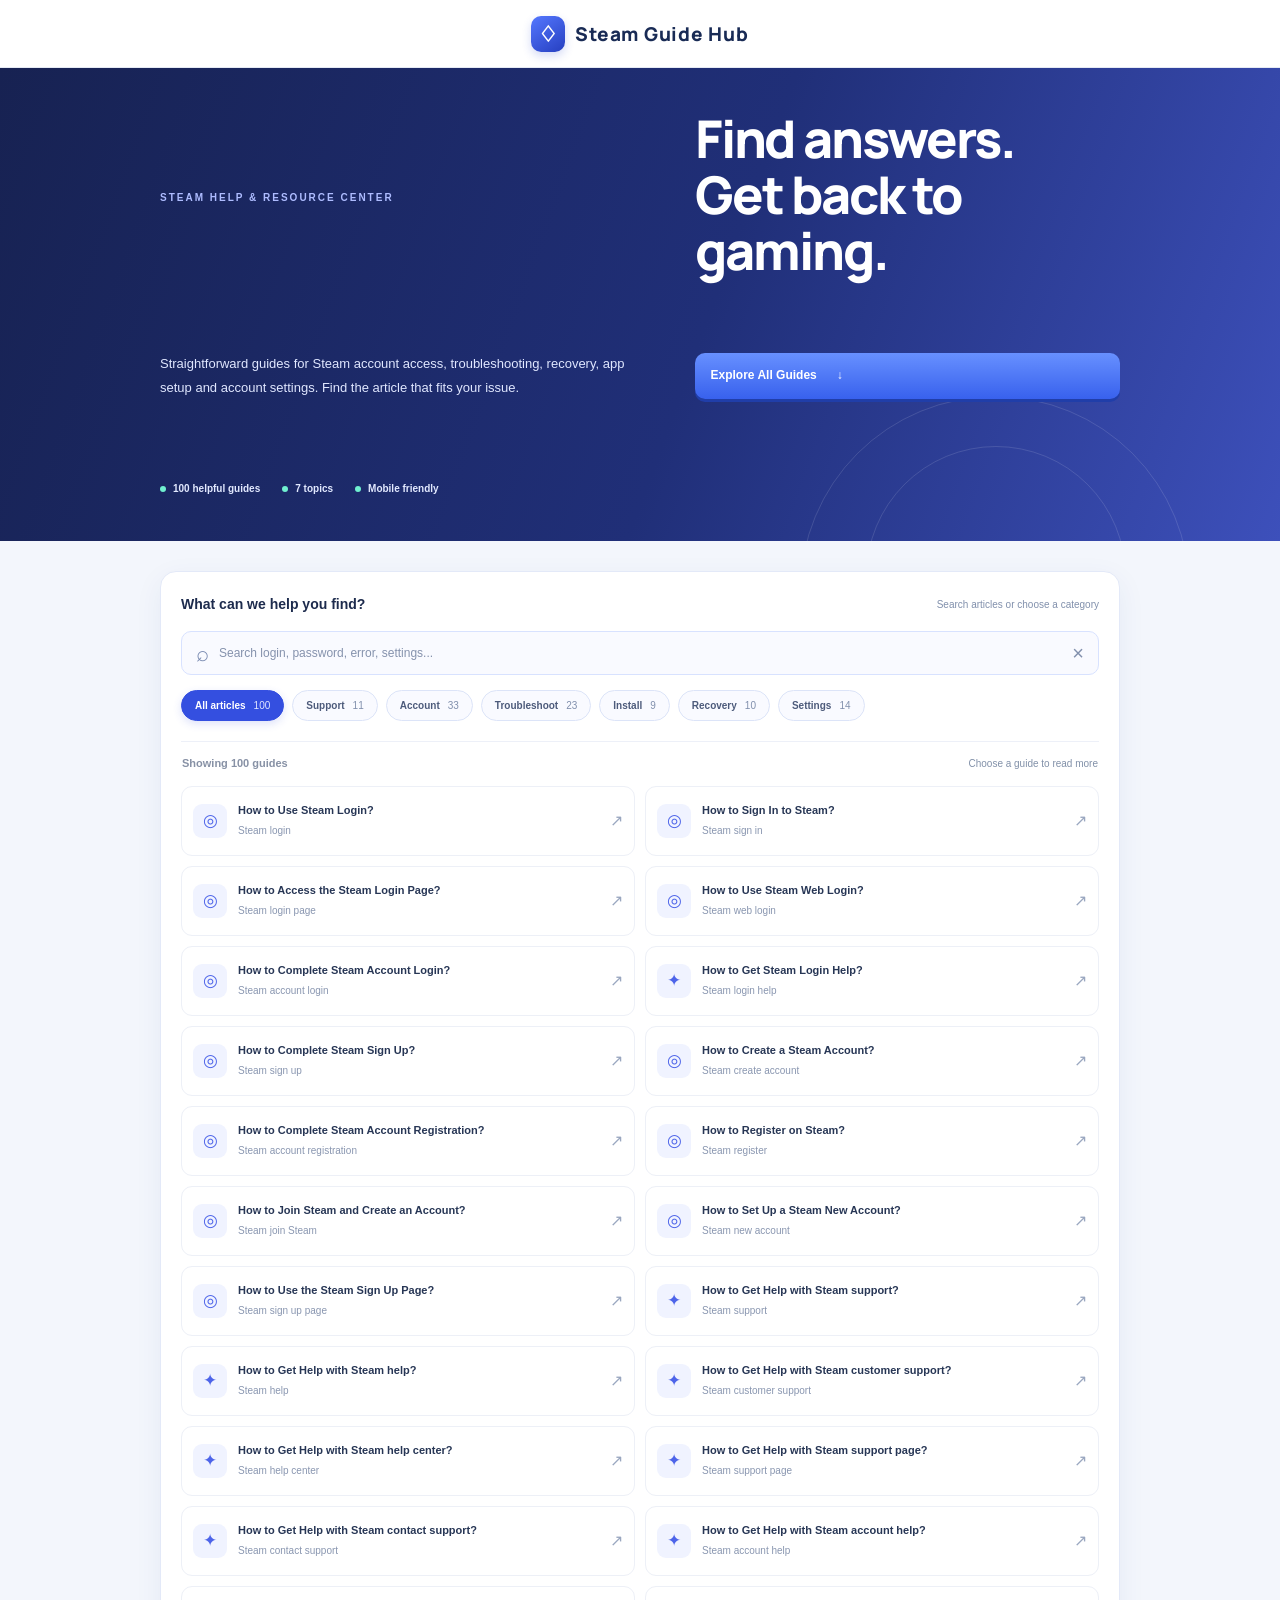
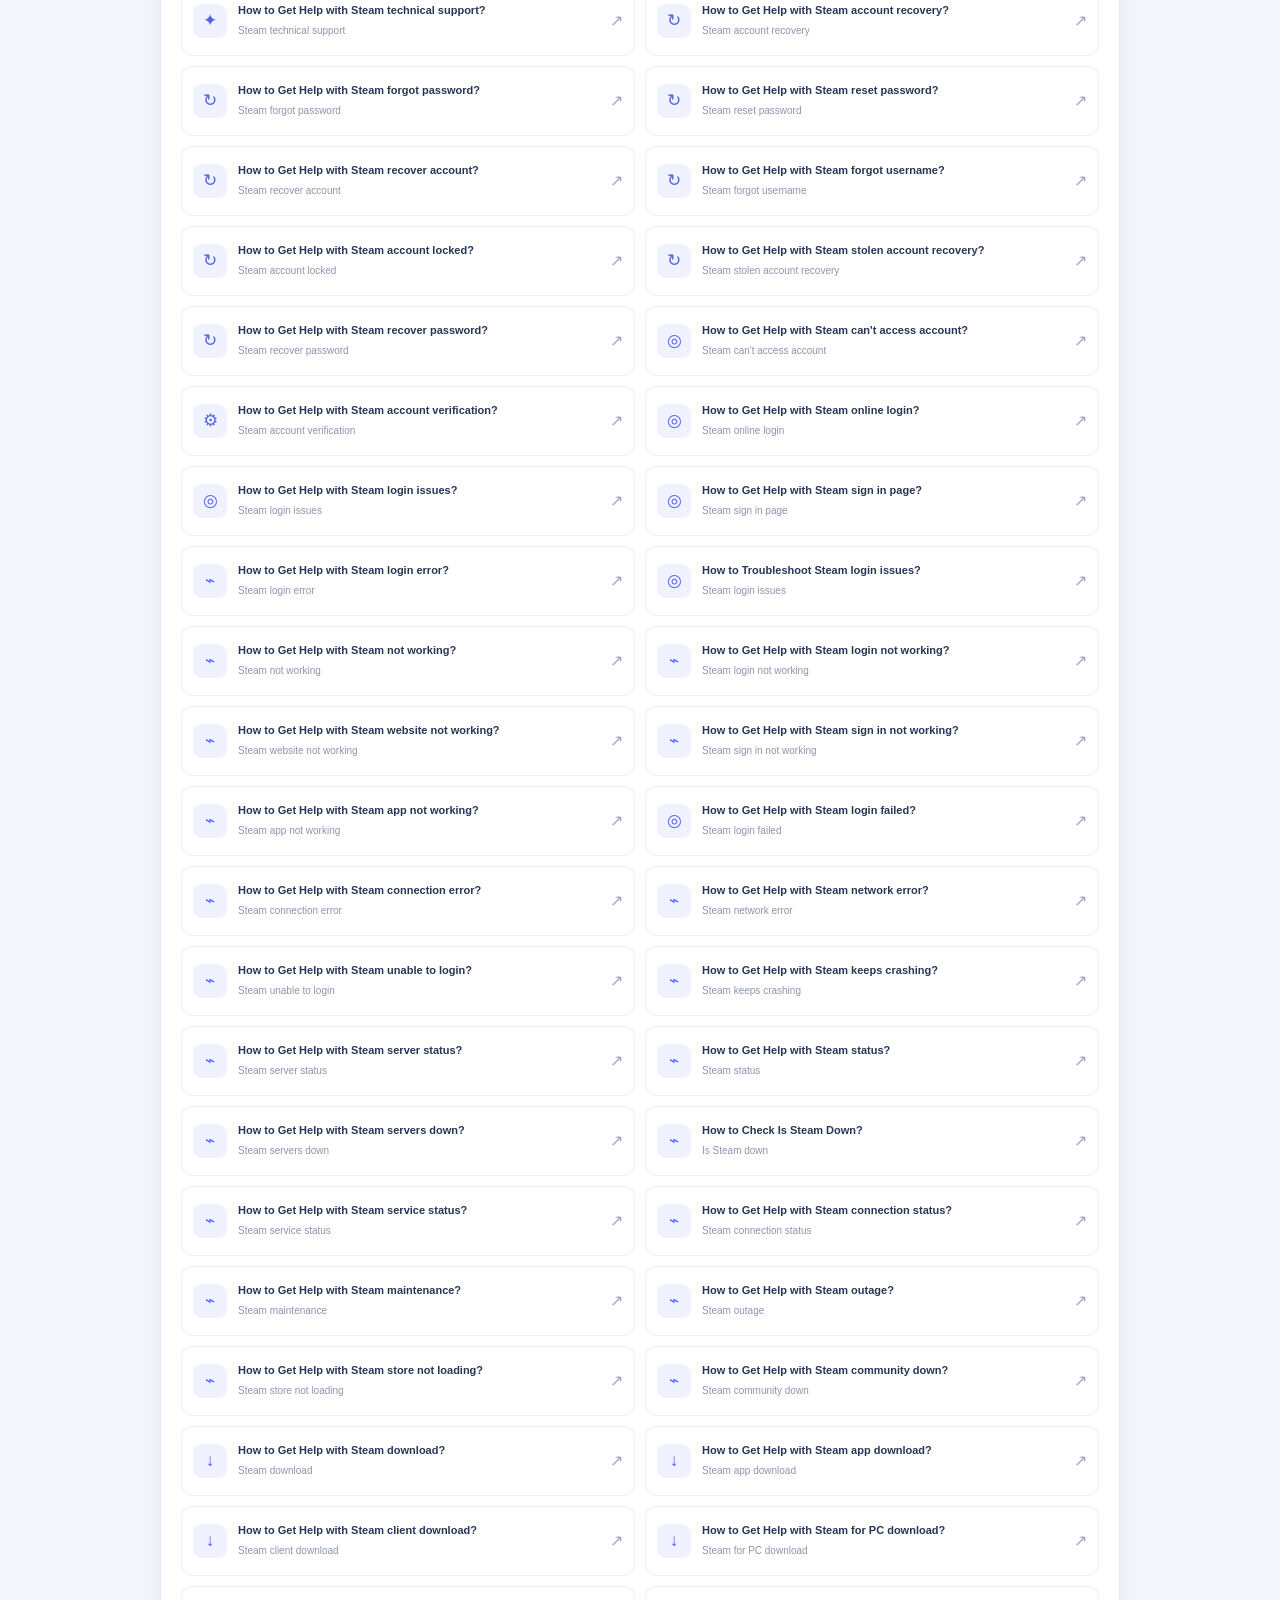
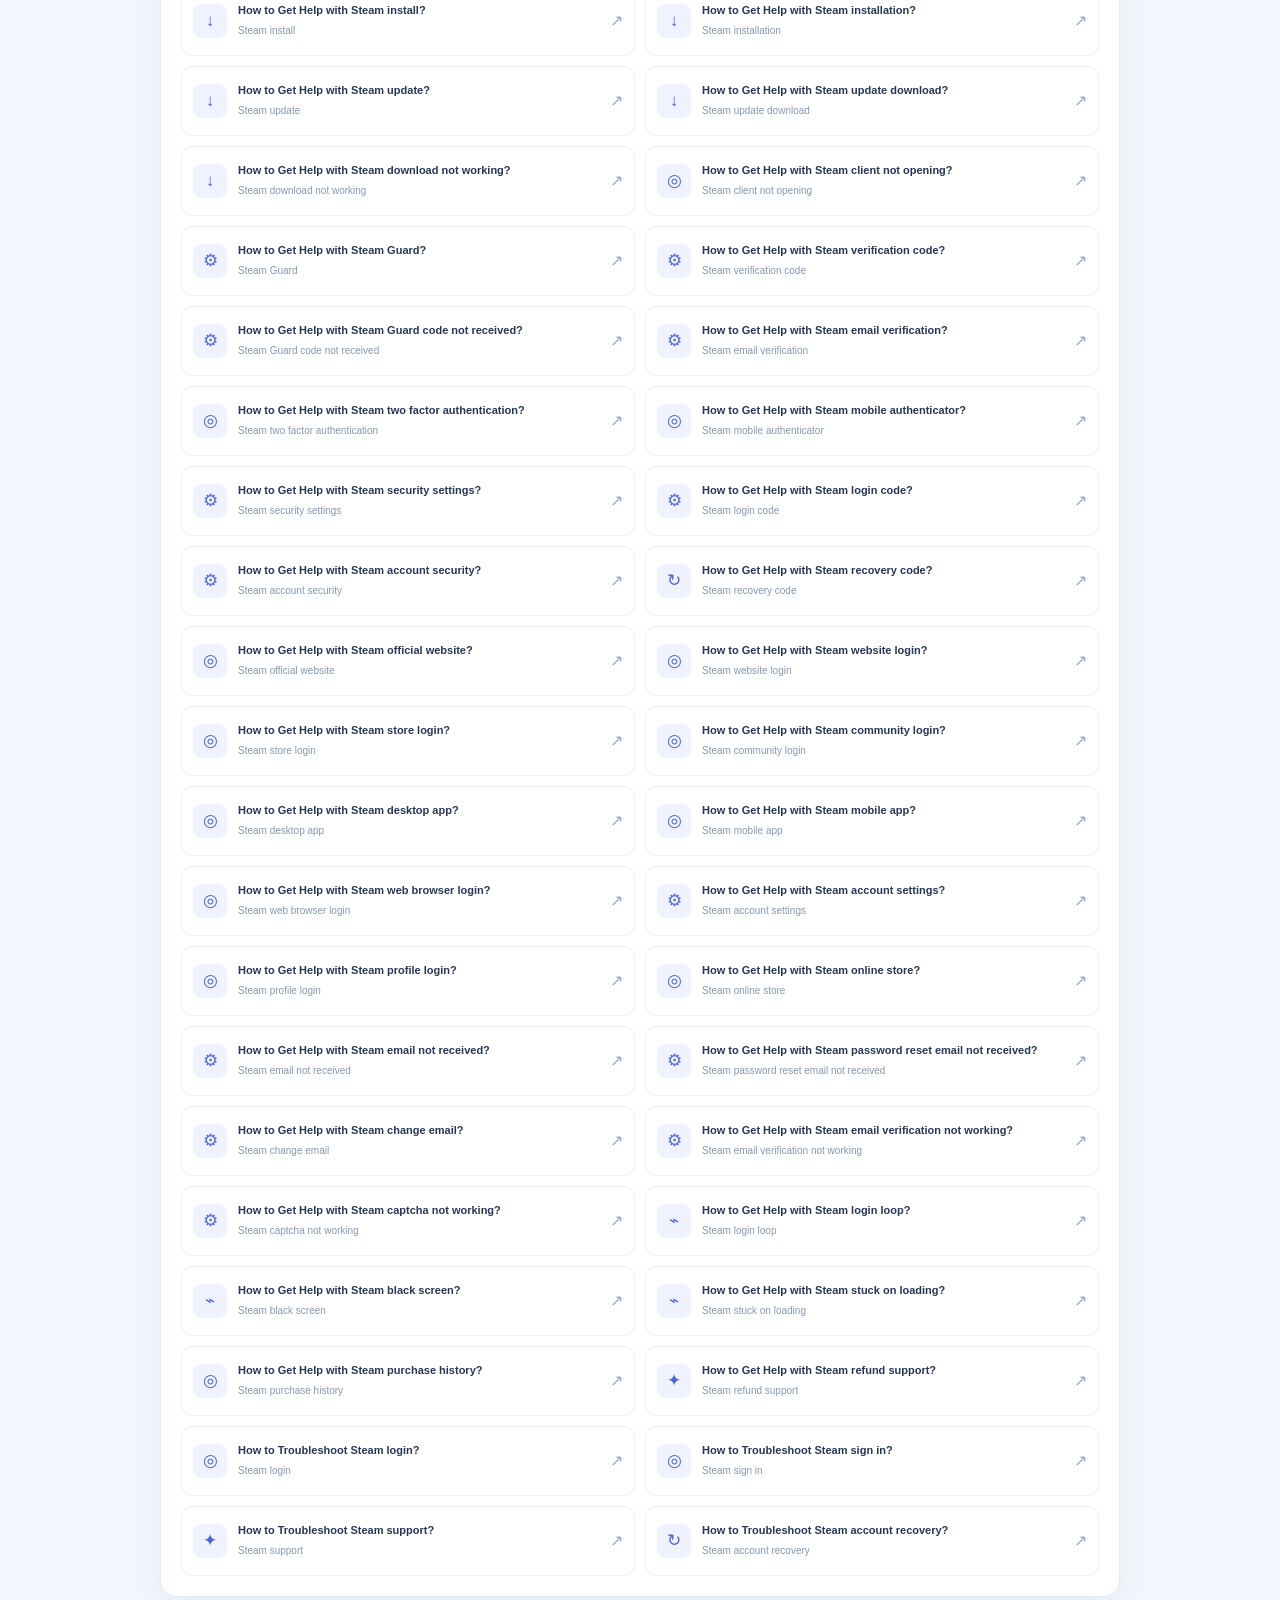
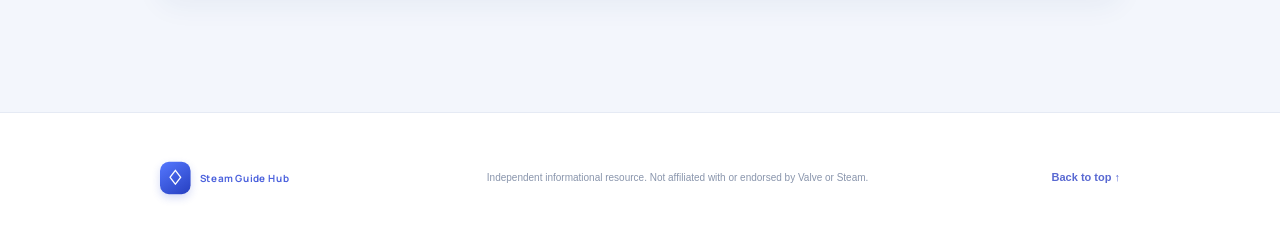
<file: index.html>
<!doctype html><html lang="en"><head><meta charset="utf-8"><meta name="viewport" content="width=device-width, initial-scale=1">
  <meta name="google-site-verification" content="q4HkREf9tyHbY89Tvtrnrtn2ojJ55RSfKLIB-oeTc9M" />
  <meta name="msvalidate.01" content="BAB7FBD652E674E4BD448DD698811652" />
<title>Steam Support, Account | Account Help & Troubleshooting</title><meta name="description" content="Find practical Steam guides for login, account recovery, Steam Guard, downloads, support and troubleshooting."><meta name="theme-color" content="#17245e"><link rel="stylesheet" href="style.css"></head><body id="top">
<header class="site-header"><div class="header-inner"><a class="brand" href="index.html"><span class="brand-icon">♢</span><span>Steam Guide Hub</span></a></div></header>
<main><section class="hero"><div class="hero-inner"><p class="hero-kicker">STEAM HELP & RESOURCE CENTER</p><h1>Find answers.<br>Get back to gaming.</h1><p class="hero-description">Straightforward guides for Steam account access, troubleshooting, recovery, app setup and account settings. Find the article that fits your issue.</p><a class="hero-cta" href="#guides">Explore All Guides <span>↓</span></a><div class="hero-stats"><span><i></i> 100 helpful guides</span><span><i></i> 7 topics</span><span><i></i> Mobile friendly</span></div></div><div class="hero-orbit orbit-one"></div><div class="hero-orbit orbit-two"></div></section>
<section class="library-section" id="guides"><div class="library-panel"><div class="library-heading"><h2>What can we help you find?</h2><span>Search articles or choose a category</span></div><label class="search-field"><span class="search-symbol">⌕</span><input id="guideSearch" type="search" placeholder="Search login, password, error, settings..." aria-label="Search articles"><button id="clearSearch" type="button" aria-label="Clear search">×</button></label><div class="category-row" id="categoryFilters"><button class="category-chip active" type="button" aria-pressed="true" data-filter="All articles">All articles <span>100</span></button><button class="category-chip" type="button" aria-pressed="false" data-filter="Support">Support <span>11</span></button><button class="category-chip" type="button" aria-pressed="false" data-filter="Account">Account <span>33</span></button><button class="category-chip" type="button" aria-pressed="false" data-filter="Troubleshoot">Troubleshoot <span>23</span></button><button class="category-chip" type="button" aria-pressed="false" data-filter="Install">Install <span>9</span></button><button class="category-chip" type="button" aria-pressed="false" data-filter="Recovery">Recovery <span>10</span></button><button class="category-chip" type="button" aria-pressed="false" data-filter="Settings">Settings <span>14</span></button></div><div class="results-heading"><strong id="resultCount">Showing 100 guides</strong><span>Choose a guide to read more</span></div><div class="article-grid" id="articleGrid"><a class="article-card" href="how-to-use-steam-login.html" data-category="Account" data-search="how to use steam login? steam login account"><span class="article-card-icon">◎</span><span class="article-card-body"><strong>How to Use Steam Login?</strong><small>Steam login</small></span><span class="article-card-arrow">↗</span></a><a class="article-card" href="how-to-sign-in-to-steam.html" data-category="Account" data-search="how to sign in to steam? steam sign in account"><span class="article-card-icon">◎</span><span class="article-card-body"><strong>How to Sign In to Steam?</strong><small>Steam sign in</small></span><span class="article-card-arrow">↗</span></a><a class="article-card" href="how-to-access-the-steam-login-page.html" data-category="Account" data-search="how to access the steam login page? steam login page account"><span class="article-card-icon">◎</span><span class="article-card-body"><strong>How to Access the Steam Login Page?</strong><small>Steam login page</small></span><span class="article-card-arrow">↗</span></a><a class="article-card" href="how-to-use-steam-web-login.html" data-category="Account" data-search="how to use steam web login? steam web login account"><span class="article-card-icon">◎</span><span class="article-card-body"><strong>How to Use Steam Web Login?</strong><small>Steam web login</small></span><span class="article-card-arrow">↗</span></a><a class="article-card" href="how-to-complete-steam-account-login.html" data-category="Account" data-search="how to complete steam account login? steam account login account"><span class="article-card-icon">◎</span><span class="article-card-body"><strong>How to Complete Steam Account Login?</strong><small>Steam account login</small></span><span class="article-card-arrow">↗</span></a><a class="article-card" href="how-to-get-steam-login-help.html" data-category="Support" data-search="how to get steam login help? steam login help support"><span class="article-card-icon">✦</span><span class="article-card-body"><strong>How to Get Steam Login Help?</strong><small>Steam login help</small></span><span class="article-card-arrow">↗</span></a><a class="article-card" href="how-to-complete-steam-sign-up.html" data-category="Account" data-search="how to complete steam sign up? steam sign up account"><span class="article-card-icon">◎</span><span class="article-card-body"><strong>How to Complete Steam Sign Up?</strong><small>Steam sign up</small></span><span class="article-card-arrow">↗</span></a><a class="article-card" href="how-to-create-a-steam-account.html" data-category="Account" data-search="how to create a steam account? steam create account account"><span class="article-card-icon">◎</span><span class="article-card-body"><strong>How to Create a Steam Account?</strong><small>Steam create account</small></span><span class="article-card-arrow">↗</span></a><a class="article-card" href="how-to-complete-steam-account-registration.html" data-category="Account" data-search="how to complete steam account registration? steam account registration account"><span class="article-card-icon">◎</span><span class="article-card-body"><strong>How to Complete Steam Account Registration?</strong><small>Steam account registration</small></span><span class="article-card-arrow">↗</span></a><a class="article-card" href="how-to-register-on-steam.html" data-category="Account" data-search="how to register on steam? steam register account"><span class="article-card-icon">◎</span><span class="article-card-body"><strong>How to Register on Steam?</strong><small>Steam register</small></span><span class="article-card-arrow">↗</span></a><a class="article-card" href="how-to-join-steam-and-create-an-account.html" data-category="Account" data-search="how to join steam and create an account? steam join steam account"><span class="article-card-icon">◎</span><span class="article-card-body"><strong>How to Join Steam and Create an Account?</strong><small>Steam join Steam</small></span><span class="article-card-arrow">↗</span></a><a class="article-card" href="how-to-set-up-a-steam-new-account.html" data-category="Account" data-search="how to set up a steam new account? steam new account account"><span class="article-card-icon">◎</span><span class="article-card-body"><strong>How to Set Up a Steam New Account?</strong><small>Steam new account</small></span><span class="article-card-arrow">↗</span></a><a class="article-card" href="how-to-use-the-steam-sign-up-page.html" data-category="Account" data-search="how to use the steam sign up page? steam sign up page account"><span class="article-card-icon">◎</span><span class="article-card-body"><strong>How to Use the Steam Sign Up Page?</strong><small>Steam sign up page</small></span><span class="article-card-arrow">↗</span></a><a class="article-card" href="how-to-get-help-with-steam-support.html" data-category="Support" data-search="how to get help with steam support? steam support support"><span class="article-card-icon">✦</span><span class="article-card-body"><strong>How to Get Help with Steam support?</strong><small>Steam support</small></span><span class="article-card-arrow">↗</span></a><a class="article-card" href="how-to-get-help-with-steam-help.html" data-category="Support" data-search="how to get help with steam help? steam help support"><span class="article-card-icon">✦</span><span class="article-card-body"><strong>How to Get Help with Steam help?</strong><small>Steam help</small></span><span class="article-card-arrow">↗</span></a><a class="article-card" href="how-to-get-help-with-steam-customer-support.html" data-category="Support" data-search="how to get help with steam customer support? steam customer support support"><span class="article-card-icon">✦</span><span class="article-card-body"><strong>How to Get Help with Steam customer support?</strong><small>Steam customer support</small></span><span class="article-card-arrow">↗</span></a><a class="article-card" href="how-to-get-help-with-steam-help-center.html" data-category="Support" data-search="how to get help with steam help center? steam help center support"><span class="article-card-icon">✦</span><span class="article-card-body"><strong>How to Get Help with Steam help center?</strong><small>Steam help center</small></span><span class="article-card-arrow">↗</span></a><a class="article-card" href="how-to-get-help-with-steam-support-page.html" data-category="Support" data-search="how to get help with steam support page? steam support page support"><span class="article-card-icon">✦</span><span class="article-card-body"><strong>How to Get Help with Steam support page?</strong><small>Steam support page</small></span><span class="article-card-arrow">↗</span></a><a class="article-card" href="how-to-get-help-with-steam-contact-support.html" data-category="Support" data-search="how to get help with steam contact support? steam contact support support"><span class="article-card-icon">✦</span><span class="article-card-body"><strong>How to Get Help with Steam contact support?</strong><small>Steam contact support</small></span><span class="article-card-arrow">↗</span></a><a class="article-card" href="how-to-get-help-with-steam-account-help.html" data-category="Support" data-search="how to get help with steam account help? steam account help support"><span class="article-card-icon">✦</span><span class="article-card-body"><strong>How to Get Help with Steam account help?</strong><small>Steam account help</small></span><span class="article-card-arrow">↗</span></a><a class="article-card" href="how-to-get-help-with-steam-technical-support.html" data-category="Support" data-search="how to get help with steam technical support? steam technical support support"><span class="article-card-icon">✦</span><span class="article-card-body"><strong>How to Get Help with Steam technical support?</strong><small>Steam technical support</small></span><span class="article-card-arrow">↗</span></a><a class="article-card" href="how-to-get-help-with-steam-account-recovery.html" data-category="Recovery" data-search="how to get help with steam account recovery? steam account recovery recovery"><span class="article-card-icon">↻</span><span class="article-card-body"><strong>How to Get Help with Steam account recovery?</strong><small>Steam account recovery</small></span><span class="article-card-arrow">↗</span></a><a class="article-card" href="how-to-get-help-with-steam-forgot-password.html" data-category="Recovery" data-search="how to get help with steam forgot password? steam forgot password recovery"><span class="article-card-icon">↻</span><span class="article-card-body"><strong>How to Get Help with Steam forgot password?</strong><small>Steam forgot password</small></span><span class="article-card-arrow">↗</span></a><a class="article-card" href="how-to-get-help-with-steam-reset-password.html" data-category="Recovery" data-search="how to get help with steam reset password? steam reset password recovery"><span class="article-card-icon">↻</span><span class="article-card-body"><strong>How to Get Help with Steam reset password?</strong><small>Steam reset password</small></span><span class="article-card-arrow">↗</span></a><a class="article-card" href="how-to-get-help-with-steam-recover-account.html" data-category="Recovery" data-search="how to get help with steam recover account? steam recover account recovery"><span class="article-card-icon">↻</span><span class="article-card-body"><strong>How to Get Help with Steam recover account?</strong><small>Steam recover account</small></span><span class="article-card-arrow">↗</span></a><a class="article-card" href="how-to-get-help-with-steam-forgot-username.html" data-category="Recovery" data-search="how to get help with steam forgot username? steam forgot username recovery"><span class="article-card-icon">↻</span><span class="article-card-body"><strong>How to Get Help with Steam forgot username?</strong><small>Steam forgot username</small></span><span class="article-card-arrow">↗</span></a><a class="article-card" href="how-to-get-help-with-steam-account-locked.html" data-category="Recovery" data-search="how to get help with steam account locked? steam account locked recovery"><span class="article-card-icon">↻</span><span class="article-card-body"><strong>How to Get Help with Steam account locked?</strong><small>Steam account locked</small></span><span class="article-card-arrow">↗</span></a><a class="article-card" href="how-to-get-help-with-steam-stolen-account-recovery.html" data-category="Recovery" data-search="how to get help with steam stolen account recovery? steam stolen account recovery recovery"><span class="article-card-icon">↻</span><span class="article-card-body"><strong>How to Get Help with Steam stolen account recovery?</strong><small>Steam stolen account recovery</small></span><span class="article-card-arrow">↗</span></a><a class="article-card" href="how-to-get-help-with-steam-recover-password.html" data-category="Recovery" data-search="how to get help with steam recover password? steam recover password recovery"><span class="article-card-icon">↻</span><span class="article-card-body"><strong>How to Get Help with Steam recover password?</strong><small>Steam recover password</small></span><span class="article-card-arrow">↗</span></a><a class="article-card" href="how-to-get-help-with-steam-can-t-access-account.html" data-category="Account" data-search="how to get help with steam can&amp;#x27;t access account? steam can&amp;#x27;t access account account"><span class="article-card-icon">◎</span><span class="article-card-body"><strong>How to Get Help with Steam can&#x27;t access account?</strong><small>Steam can&#x27;t access account</small></span><span class="article-card-arrow">↗</span></a><a class="article-card" href="how-to-get-help-with-steam-account-verification.html" data-category="Settings" data-search="how to get help with steam account verification? steam account verification settings"><span class="article-card-icon">⚙</span><span class="article-card-body"><strong>How to Get Help with Steam account verification?</strong><small>Steam account verification</small></span><span class="article-card-arrow">↗</span></a><a class="article-card" href="how-to-get-help-with-steam-online-login.html" data-category="Account" data-search="how to get help with steam online login? steam online login account"><span class="article-card-icon">◎</span><span class="article-card-body"><strong>How to Get Help with Steam online login?</strong><small>Steam online login</small></span><span class="article-card-arrow">↗</span></a><a class="article-card" href="how-to-get-help-with-steam-login-issues.html" data-category="Account" data-search="how to get help with steam login issues? steam login issues account"><span class="article-card-icon">◎</span><span class="article-card-body"><strong>How to Get Help with Steam login issues?</strong><small>Steam login issues</small></span><span class="article-card-arrow">↗</span></a><a class="article-card" href="how-to-get-help-with-steam-sign-in-page.html" data-category="Account" data-search="how to get help with steam sign in page? steam sign in page account"><span class="article-card-icon">◎</span><span class="article-card-body"><strong>How to Get Help with Steam sign in page?</strong><small>Steam sign in page</small></span><span class="article-card-arrow">↗</span></a><a class="article-card" href="how-to-get-help-with-steam-login-error.html" data-category="Troubleshoot" data-search="how to get help with steam login error? steam login error troubleshoot"><span class="article-card-icon">⌁</span><span class="article-card-body"><strong>How to Get Help with Steam login error?</strong><small>Steam login error</small></span><span class="article-card-arrow">↗</span></a><a class="article-card" href="how-to-troubleshoot-steam-login-issues.html" data-category="Account" data-search="how to troubleshoot steam login issues? steam login issues account"><span class="article-card-icon">◎</span><span class="article-card-body"><strong>How to Troubleshoot Steam login issues?</strong><small>Steam login issues</small></span><span class="article-card-arrow">↗</span></a><a class="article-card" href="how-to-get-help-with-steam-not-working.html" data-category="Troubleshoot" data-search="how to get help with steam not working? steam not working troubleshoot"><span class="article-card-icon">⌁</span><span class="article-card-body"><strong>How to Get Help with Steam not working?</strong><small>Steam not working</small></span><span class="article-card-arrow">↗</span></a><a class="article-card" href="how-to-get-help-with-steam-login-not-working.html" data-category="Troubleshoot" data-search="how to get help with steam login not working? steam login not working troubleshoot"><span class="article-card-icon">⌁</span><span class="article-card-body"><strong>How to Get Help with Steam login not working?</strong><small>Steam login not working</small></span><span class="article-card-arrow">↗</span></a><a class="article-card" href="how-to-get-help-with-steam-website-not-working.html" data-category="Troubleshoot" data-search="how to get help with steam website not working? steam website not working troubleshoot"><span class="article-card-icon">⌁</span><span class="article-card-body"><strong>How to Get Help with Steam website not working?</strong><small>Steam website not working</small></span><span class="article-card-arrow">↗</span></a><a class="article-card" href="how-to-get-help-with-steam-sign-in-not-working.html" data-category="Troubleshoot" data-search="how to get help with steam sign in not working? steam sign in not working troubleshoot"><span class="article-card-icon">⌁</span><span class="article-card-body"><strong>How to Get Help with Steam sign in not working?</strong><small>Steam sign in not working</small></span><span class="article-card-arrow">↗</span></a><a class="article-card" href="how-to-get-help-with-steam-app-not-working.html" data-category="Troubleshoot" data-search="how to get help with steam app not working? steam app not working troubleshoot"><span class="article-card-icon">⌁</span><span class="article-card-body"><strong>How to Get Help with Steam app not working?</strong><small>Steam app not working</small></span><span class="article-card-arrow">↗</span></a><a class="article-card" href="how-to-get-help-with-steam-login-failed.html" data-category="Account" data-search="how to get help with steam login failed? steam login failed account"><span class="article-card-icon">◎</span><span class="article-card-body"><strong>How to Get Help with Steam login failed?</strong><small>Steam login failed</small></span><span class="article-card-arrow">↗</span></a><a class="article-card" href="how-to-get-help-with-steam-connection-error.html" data-category="Troubleshoot" data-search="how to get help with steam connection error? steam connection error troubleshoot"><span class="article-card-icon">⌁</span><span class="article-card-body"><strong>How to Get Help with Steam connection error?</strong><small>Steam connection error</small></span><span class="article-card-arrow">↗</span></a><a class="article-card" href="how-to-get-help-with-steam-network-error.html" data-category="Troubleshoot" data-search="how to get help with steam network error? steam network error troubleshoot"><span class="article-card-icon">⌁</span><span class="article-card-body"><strong>How to Get Help with Steam network error?</strong><small>Steam network error</small></span><span class="article-card-arrow">↗</span></a><a class="article-card" href="how-to-get-help-with-steam-unable-to-login.html" data-category="Troubleshoot" data-search="how to get help with steam unable to login? steam unable to login troubleshoot"><span class="article-card-icon">⌁</span><span class="article-card-body"><strong>How to Get Help with Steam unable to login?</strong><small>Steam unable to login</small></span><span class="article-card-arrow">↗</span></a><a class="article-card" href="how-to-get-help-with-steam-keeps-crashing.html" data-category="Troubleshoot" data-search="how to get help with steam keeps crashing? steam keeps crashing troubleshoot"><span class="article-card-icon">⌁</span><span class="article-card-body"><strong>How to Get Help with Steam keeps crashing?</strong><small>Steam keeps crashing</small></span><span class="article-card-arrow">↗</span></a><a class="article-card" href="how-to-get-help-with-steam-server-status.html" data-category="Troubleshoot" data-search="how to get help with steam server status? steam server status troubleshoot"><span class="article-card-icon">⌁</span><span class="article-card-body"><strong>How to Get Help with Steam server status?</strong><small>Steam server status</small></span><span class="article-card-arrow">↗</span></a><a class="article-card" href="how-to-get-help-with-steam-status.html" data-category="Troubleshoot" data-search="how to get help with steam status? steam status troubleshoot"><span class="article-card-icon">⌁</span><span class="article-card-body"><strong>How to Get Help with Steam status?</strong><small>Steam status</small></span><span class="article-card-arrow">↗</span></a><a class="article-card" href="how-to-get-help-with-steam-servers-down.html" data-category="Troubleshoot" data-search="how to get help with steam servers down? steam servers down troubleshoot"><span class="article-card-icon">⌁</span><span class="article-card-body"><strong>How to Get Help with Steam servers down?</strong><small>Steam servers down</small></span><span class="article-card-arrow">↗</span></a><a class="article-card" href="how-to-check-is-steam-down.html" data-category="Troubleshoot" data-search="how to check is steam down? is steam down troubleshoot"><span class="article-card-icon">⌁</span><span class="article-card-body"><strong>How to Check Is Steam Down?</strong><small>Is Steam down</small></span><span class="article-card-arrow">↗</span></a><a class="article-card" href="how-to-get-help-with-steam-service-status.html" data-category="Troubleshoot" data-search="how to get help with steam service status? steam service status troubleshoot"><span class="article-card-icon">⌁</span><span class="article-card-body"><strong>How to Get Help with Steam service status?</strong><small>Steam service status</small></span><span class="article-card-arrow">↗</span></a><a class="article-card" href="how-to-get-help-with-steam-connection-status.html" data-category="Troubleshoot" data-search="how to get help with steam connection status? steam connection status troubleshoot"><span class="article-card-icon">⌁</span><span class="article-card-body"><strong>How to Get Help with Steam connection status?</strong><small>Steam connection status</small></span><span class="article-card-arrow">↗</span></a><a class="article-card" href="how-to-get-help-with-steam-maintenance.html" data-category="Troubleshoot" data-search="how to get help with steam maintenance? steam maintenance troubleshoot"><span class="article-card-icon">⌁</span><span class="article-card-body"><strong>How to Get Help with Steam maintenance?</strong><small>Steam maintenance</small></span><span class="article-card-arrow">↗</span></a><a class="article-card" href="how-to-get-help-with-steam-outage.html" data-category="Troubleshoot" data-search="how to get help with steam outage? steam outage troubleshoot"><span class="article-card-icon">⌁</span><span class="article-card-body"><strong>How to Get Help with Steam outage?</strong><small>Steam outage</small></span><span class="article-card-arrow">↗</span></a><a class="article-card" href="how-to-get-help-with-steam-store-not-loading.html" data-category="Troubleshoot" data-search="how to get help with steam store not loading? steam store not loading troubleshoot"><span class="article-card-icon">⌁</span><span class="article-card-body"><strong>How to Get Help with Steam store not loading?</strong><small>Steam store not loading</small></span><span class="article-card-arrow">↗</span></a><a class="article-card" href="how-to-get-help-with-steam-community-down.html" data-category="Troubleshoot" data-search="how to get help with steam community down? steam community down troubleshoot"><span class="article-card-icon">⌁</span><span class="article-card-body"><strong>How to Get Help with Steam community down?</strong><small>Steam community down</small></span><span class="article-card-arrow">↗</span></a><a class="article-card" href="how-to-get-help-with-steam-download.html" data-category="Install" data-search="how to get help with steam download? steam download install"><span class="article-card-icon">↓</span><span class="article-card-body"><strong>How to Get Help with Steam download?</strong><small>Steam download</small></span><span class="article-card-arrow">↗</span></a><a class="article-card" href="how-to-get-help-with-steam-app-download.html" data-category="Install" data-search="how to get help with steam app download? steam app download install"><span class="article-card-icon">↓</span><span class="article-card-body"><strong>How to Get Help with Steam app download?</strong><small>Steam app download</small></span><span class="article-card-arrow">↗</span></a><a class="article-card" href="how-to-get-help-with-steam-client-download.html" data-category="Install" data-search="how to get help with steam client download? steam client download install"><span class="article-card-icon">↓</span><span class="article-card-body"><strong>How to Get Help with Steam client download?</strong><small>Steam client download</small></span><span class="article-card-arrow">↗</span></a><a class="article-card" href="how-to-get-help-with-steam-for-pc-download.html" data-category="Install" data-search="how to get help with steam for pc download? steam for pc download install"><span class="article-card-icon">↓</span><span class="article-card-body"><strong>How to Get Help with Steam for PC download?</strong><small>Steam for PC download</small></span><span class="article-card-arrow">↗</span></a><a class="article-card" href="how-to-get-help-with-steam-install.html" data-category="Install" data-search="how to get help with steam install? steam install install"><span class="article-card-icon">↓</span><span class="article-card-body"><strong>How to Get Help with Steam install?</strong><small>Steam install</small></span><span class="article-card-arrow">↗</span></a><a class="article-card" href="how-to-get-help-with-steam-installation.html" data-category="Install" data-search="how to get help with steam installation? steam installation install"><span class="article-card-icon">↓</span><span class="article-card-body"><strong>How to Get Help with Steam installation?</strong><small>Steam installation</small></span><span class="article-card-arrow">↗</span></a><a class="article-card" href="how-to-get-help-with-steam-update.html" data-category="Install" data-search="how to get help with steam update? steam update install"><span class="article-card-icon">↓</span><span class="article-card-body"><strong>How to Get Help with Steam update?</strong><small>Steam update</small></span><span class="article-card-arrow">↗</span></a><a class="article-card" href="how-to-get-help-with-steam-update-download.html" data-category="Install" data-search="how to get help with steam update download? steam update download install"><span class="article-card-icon">↓</span><span class="article-card-body"><strong>How to Get Help with Steam update download?</strong><small>Steam update download</small></span><span class="article-card-arrow">↗</span></a><a class="article-card" href="how-to-get-help-with-steam-download-not-working.html" data-category="Install" data-search="how to get help with steam download not working? steam download not working install"><span class="article-card-icon">↓</span><span class="article-card-body"><strong>How to Get Help with Steam download not working?</strong><small>Steam download not working</small></span><span class="article-card-arrow">↗</span></a><a class="article-card" href="how-to-get-help-with-steam-client-not-opening.html" data-category="Account" data-search="how to get help with steam client not opening? steam client not opening account"><span class="article-card-icon">◎</span><span class="article-card-body"><strong>How to Get Help with Steam client not opening?</strong><small>Steam client not opening</small></span><span class="article-card-arrow">↗</span></a><a class="article-card" href="how-to-get-help-with-steam-guard.html" data-category="Settings" data-search="how to get help with steam guard? steam guard settings"><span class="article-card-icon">⚙</span><span class="article-card-body"><strong>How to Get Help with Steam Guard?</strong><small>Steam Guard</small></span><span class="article-card-arrow">↗</span></a><a class="article-card" href="how-to-get-help-with-steam-verification-code.html" data-category="Settings" data-search="how to get help with steam verification code? steam verification code settings"><span class="article-card-icon">⚙</span><span class="article-card-body"><strong>How to Get Help with Steam verification code?</strong><small>Steam verification code</small></span><span class="article-card-arrow">↗</span></a><a class="article-card" href="how-to-get-help-with-steam-guard-code-not-received.html" data-category="Settings" data-search="how to get help with steam guard code not received? steam guard code not received settings"><span class="article-card-icon">⚙</span><span class="article-card-body"><strong>How to Get Help with Steam Guard code not received?</strong><small>Steam Guard code not received</small></span><span class="article-card-arrow">↗</span></a><a class="article-card" href="how-to-get-help-with-steam-email-verification.html" data-category="Settings" data-search="how to get help with steam email verification? steam email verification settings"><span class="article-card-icon">⚙</span><span class="article-card-body"><strong>How to Get Help with Steam email verification?</strong><small>Steam email verification</small></span><span class="article-card-arrow">↗</span></a><a class="article-card" href="how-to-get-help-with-steam-two-factor-authentication.html" data-category="Account" data-search="how to get help with steam two factor authentication? steam two factor authentication account"><span class="article-card-icon">◎</span><span class="article-card-body"><strong>How to Get Help with Steam two factor authentication?</strong><small>Steam two factor authentication</small></span><span class="article-card-arrow">↗</span></a><a class="article-card" href="how-to-get-help-with-steam-mobile-authenticator.html" data-category="Account" data-search="how to get help with steam mobile authenticator? steam mobile authenticator account"><span class="article-card-icon">◎</span><span class="article-card-body"><strong>How to Get Help with Steam mobile authenticator?</strong><small>Steam mobile authenticator</small></span><span class="article-card-arrow">↗</span></a><a class="article-card" href="how-to-get-help-with-steam-security-settings.html" data-category="Settings" data-search="how to get help with steam security settings? steam security settings settings"><span class="article-card-icon">⚙</span><span class="article-card-body"><strong>How to Get Help with Steam security settings?</strong><small>Steam security settings</small></span><span class="article-card-arrow">↗</span></a><a class="article-card" href="how-to-get-help-with-steam-login-code.html" data-category="Settings" data-search="how to get help with steam login code? steam login code settings"><span class="article-card-icon">⚙</span><span class="article-card-body"><strong>How to Get Help with Steam login code?</strong><small>Steam login code</small></span><span class="article-card-arrow">↗</span></a><a class="article-card" href="how-to-get-help-with-steam-account-security.html" data-category="Settings" data-search="how to get help with steam account security? steam account security settings"><span class="article-card-icon">⚙</span><span class="article-card-body"><strong>How to Get Help with Steam account security?</strong><small>Steam account security</small></span><span class="article-card-arrow">↗</span></a><a class="article-card" href="how-to-get-help-with-steam-recovery-code.html" data-category="Recovery" data-search="how to get help with steam recovery code? steam recovery code recovery"><span class="article-card-icon">↻</span><span class="article-card-body"><strong>How to Get Help with Steam recovery code?</strong><small>Steam recovery code</small></span><span class="article-card-arrow">↗</span></a><a class="article-card" href="how-to-get-help-with-steam-official-website.html" data-category="Account" data-search="how to get help with steam official website? steam official website account"><span class="article-card-icon">◎</span><span class="article-card-body"><strong>How to Get Help with Steam official website?</strong><small>Steam official website</small></span><span class="article-card-arrow">↗</span></a><a class="article-card" href="how-to-get-help-with-steam-website-login.html" data-category="Account" data-search="how to get help with steam website login? steam website login account"><span class="article-card-icon">◎</span><span class="article-card-body"><strong>How to Get Help with Steam website login?</strong><small>Steam website login</small></span><span class="article-card-arrow">↗</span></a><a class="article-card" href="how-to-get-help-with-steam-store-login.html" data-category="Account" data-search="how to get help with steam store login? steam store login account"><span class="article-card-icon">◎</span><span class="article-card-body"><strong>How to Get Help with Steam store login?</strong><small>Steam store login</small></span><span class="article-card-arrow">↗</span></a><a class="article-card" href="how-to-get-help-with-steam-community-login.html" data-category="Account" data-search="how to get help with steam community login? steam community login account"><span class="article-card-icon">◎</span><span class="article-card-body"><strong>How to Get Help with Steam community login?</strong><small>Steam community login</small></span><span class="article-card-arrow">↗</span></a><a class="article-card" href="how-to-get-help-with-steam-desktop-app.html" data-category="Account" data-search="how to get help with steam desktop app? steam desktop app account"><span class="article-card-icon">◎</span><span class="article-card-body"><strong>How to Get Help with Steam desktop app?</strong><small>Steam desktop app</small></span><span class="article-card-arrow">↗</span></a><a class="article-card" href="how-to-get-help-with-steam-mobile-app.html" data-category="Account" data-search="how to get help with steam mobile app? steam mobile app account"><span class="article-card-icon">◎</span><span class="article-card-body"><strong>How to Get Help with Steam mobile app?</strong><small>Steam mobile app</small></span><span class="article-card-arrow">↗</span></a><a class="article-card" href="how-to-get-help-with-steam-web-browser-login.html" data-category="Account" data-search="how to get help with steam web browser login? steam web browser login account"><span class="article-card-icon">◎</span><span class="article-card-body"><strong>How to Get Help with Steam web browser login?</strong><small>Steam web browser login</small></span><span class="article-card-arrow">↗</span></a><a class="article-card" href="how-to-get-help-with-steam-account-settings.html" data-category="Settings" data-search="how to get help with steam account settings? steam account settings settings"><span class="article-card-icon">⚙</span><span class="article-card-body"><strong>How to Get Help with Steam account settings?</strong><small>Steam account settings</small></span><span class="article-card-arrow">↗</span></a><a class="article-card" href="how-to-get-help-with-steam-profile-login.html" data-category="Account" data-search="how to get help with steam profile login? steam profile login account"><span class="article-card-icon">◎</span><span class="article-card-body"><strong>How to Get Help with Steam profile login?</strong><small>Steam profile login</small></span><span class="article-card-arrow">↗</span></a><a class="article-card" href="how-to-get-help-with-steam-online-store.html" data-category="Account" data-search="how to get help with steam online store? steam online store account"><span class="article-card-icon">◎</span><span class="article-card-body"><strong>How to Get Help with Steam online store?</strong><small>Steam online store</small></span><span class="article-card-arrow">↗</span></a><a class="article-card" href="how-to-get-help-with-steam-email-not-received.html" data-category="Settings" data-search="how to get help with steam email not received? steam email not received settings"><span class="article-card-icon">⚙</span><span class="article-card-body"><strong>How to Get Help with Steam email not received?</strong><small>Steam email not received</small></span><span class="article-card-arrow">↗</span></a><a class="article-card" href="how-to-get-help-with-steam-password-reset-email-not-received.html" data-category="Settings" data-search="how to get help with steam password reset email not received? steam password reset email not received settings"><span class="article-card-icon">⚙</span><span class="article-card-body"><strong>How to Get Help with Steam password reset email not received?</strong><small>Steam password reset email not received</small></span><span class="article-card-arrow">↗</span></a><a class="article-card" href="how-to-get-help-with-steam-change-email.html" data-category="Settings" data-search="how to get help with steam change email? steam change email settings"><span class="article-card-icon">⚙</span><span class="article-card-body"><strong>How to Get Help with Steam change email?</strong><small>Steam change email</small></span><span class="article-card-arrow">↗</span></a><a class="article-card" href="how-to-get-help-with-steam-email-verification-not-working.html" data-category="Settings" data-search="how to get help with steam email verification not working? steam email verification not working settings"><span class="article-card-icon">⚙</span><span class="article-card-body"><strong>How to Get Help with Steam email verification not working?</strong><small>Steam email verification not working</small></span><span class="article-card-arrow">↗</span></a><a class="article-card" href="how-to-get-help-with-steam-captcha-not-working.html" data-category="Settings" data-search="how to get help with steam captcha not working? steam captcha not working settings"><span class="article-card-icon">⚙</span><span class="article-card-body"><strong>How to Get Help with Steam captcha not working?</strong><small>Steam captcha not working</small></span><span class="article-card-arrow">↗</span></a><a class="article-card" href="how-to-get-help-with-steam-login-loop.html" data-category="Troubleshoot" data-search="how to get help with steam login loop? steam login loop troubleshoot"><span class="article-card-icon">⌁</span><span class="article-card-body"><strong>How to Get Help with Steam login loop?</strong><small>Steam login loop</small></span><span class="article-card-arrow">↗</span></a><a class="article-card" href="how-to-get-help-with-steam-black-screen.html" data-category="Troubleshoot" data-search="how to get help with steam black screen? steam black screen troubleshoot"><span class="article-card-icon">⌁</span><span class="article-card-body"><strong>How to Get Help with Steam black screen?</strong><small>Steam black screen</small></span><span class="article-card-arrow">↗</span></a><a class="article-card" href="how-to-get-help-with-steam-stuck-on-loading.html" data-category="Troubleshoot" data-search="how to get help with steam stuck on loading? steam stuck on loading troubleshoot"><span class="article-card-icon">⌁</span><span class="article-card-body"><strong>How to Get Help with Steam stuck on loading?</strong><small>Steam stuck on loading</small></span><span class="article-card-arrow">↗</span></a><a class="article-card" href="how-to-get-help-with-steam-purchase-history.html" data-category="Account" data-search="how to get help with steam purchase history? steam purchase history account"><span class="article-card-icon">◎</span><span class="article-card-body"><strong>How to Get Help with Steam purchase history?</strong><small>Steam purchase history</small></span><span class="article-card-arrow">↗</span></a><a class="article-card" href="how-to-get-help-with-steam-refund-support.html" data-category="Support" data-search="how to get help with steam refund support? steam refund support support"><span class="article-card-icon">✦</span><span class="article-card-body"><strong>How to Get Help with Steam refund support?</strong><small>Steam refund support</small></span><span class="article-card-arrow">↗</span></a><a class="article-card" href="how-to-troubleshoot-steam-login.html" data-category="Account" data-search="how to troubleshoot steam login? steam login account"><span class="article-card-icon">◎</span><span class="article-card-body"><strong>How to Troubleshoot Steam login?</strong><small>Steam login</small></span><span class="article-card-arrow">↗</span></a><a class="article-card" href="how-to-troubleshoot-steam-sign-in.html" data-category="Account" data-search="how to troubleshoot steam sign in? steam sign in account"><span class="article-card-icon">◎</span><span class="article-card-body"><strong>How to Troubleshoot Steam sign in?</strong><small>Steam sign in</small></span><span class="article-card-arrow">↗</span></a><a class="article-card" href="how-to-troubleshoot-steam-support.html" data-category="Support" data-search="how to troubleshoot steam support? steam support support"><span class="article-card-icon">✦</span><span class="article-card-body"><strong>How to Troubleshoot Steam support?</strong><small>Steam support</small></span><span class="article-card-arrow">↗</span></a><a class="article-card" href="how-to-troubleshoot-steam-account-recovery.html" data-category="Recovery" data-search="how to troubleshoot steam account recovery? steam account recovery recovery"><span class="article-card-icon">↻</span><span class="article-card-body"><strong>How to Troubleshoot Steam account recovery?</strong><small>Steam account recovery</small></span><span class="article-card-arrow">↗</span></a></div><div id="emptyState" class="empty-state" hidden>No matching guides found. Try another search or category.</div></div></section></main>
<footer><div class="footer-inner"><a class="brand footer-brand" href="index.html"><span class="brand-icon">♢</span><span>Steam Guide Hub</span></a><p>Independent informational resource. Not affiliated with or endorsed by Valve or Steam.</p><a href="#top">Back to top ↑</a></div></footer><script src="script.js" defer></script></body></html>
</file>
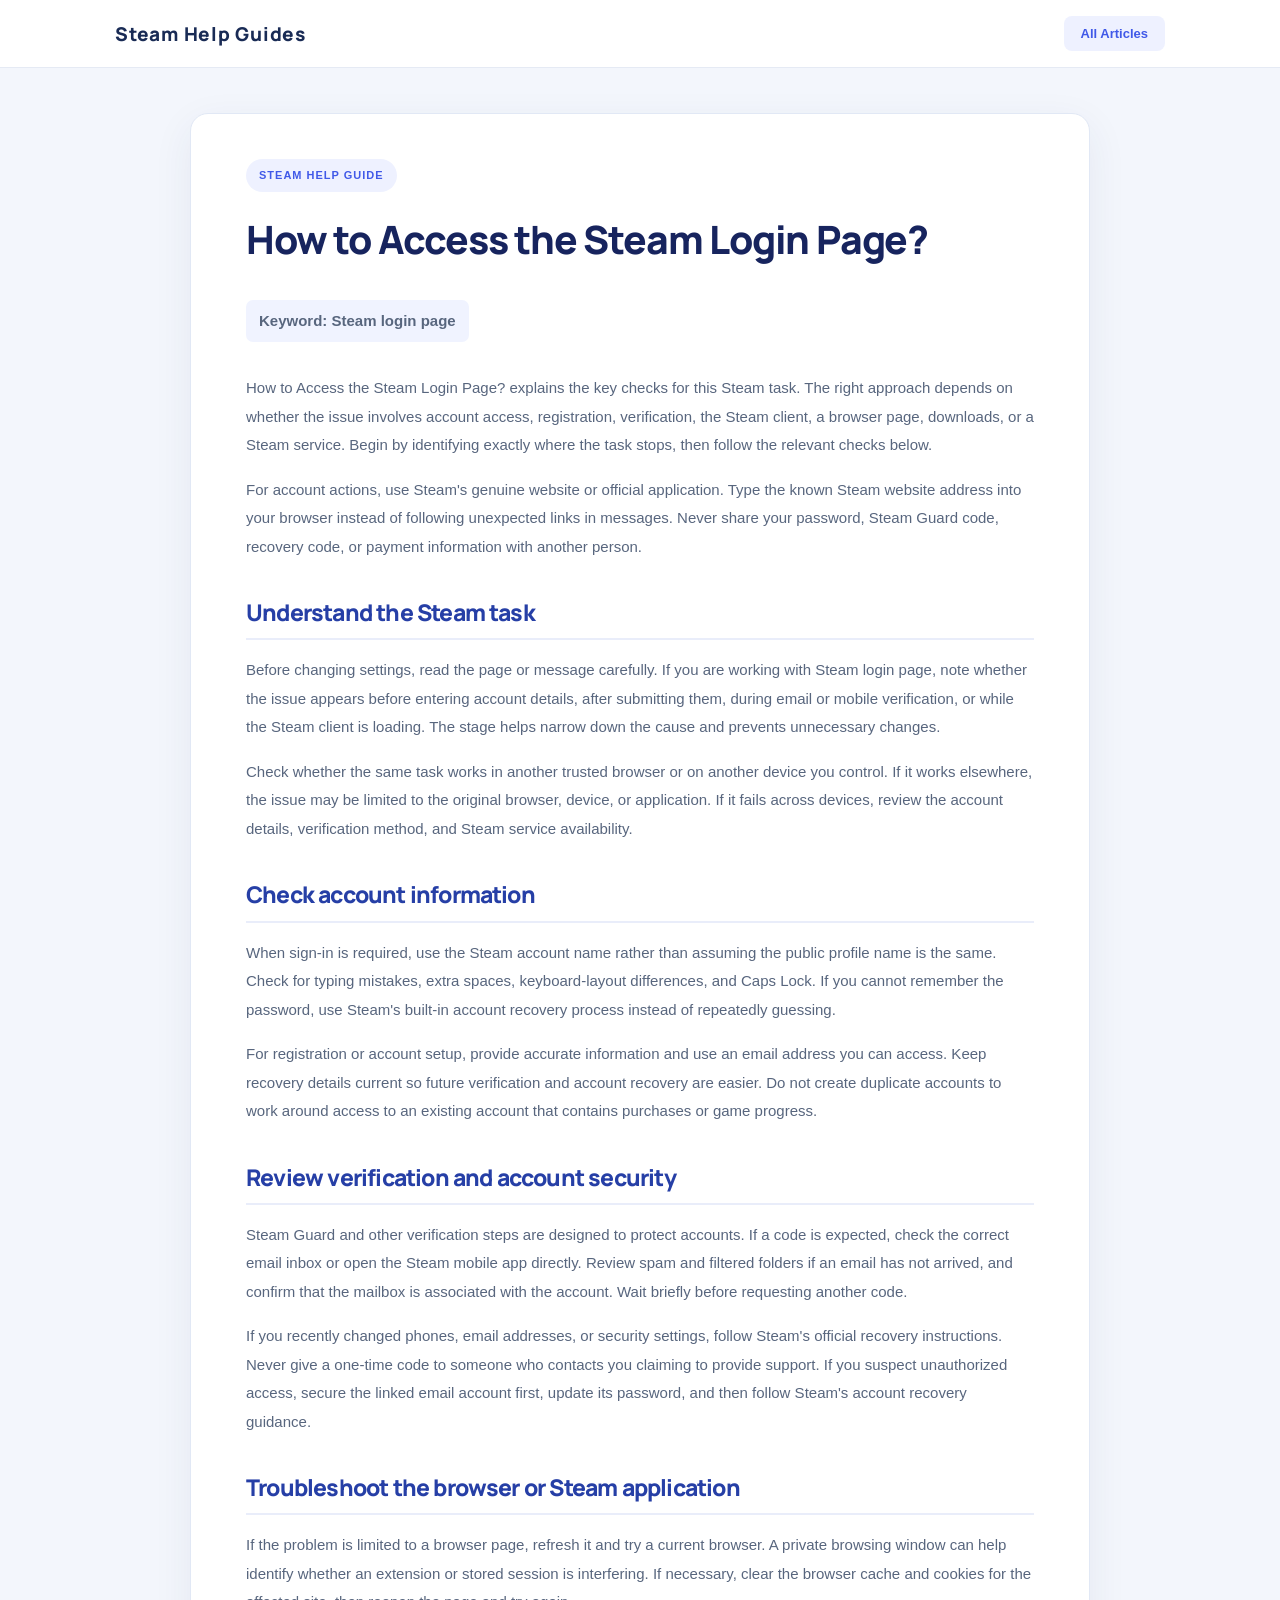
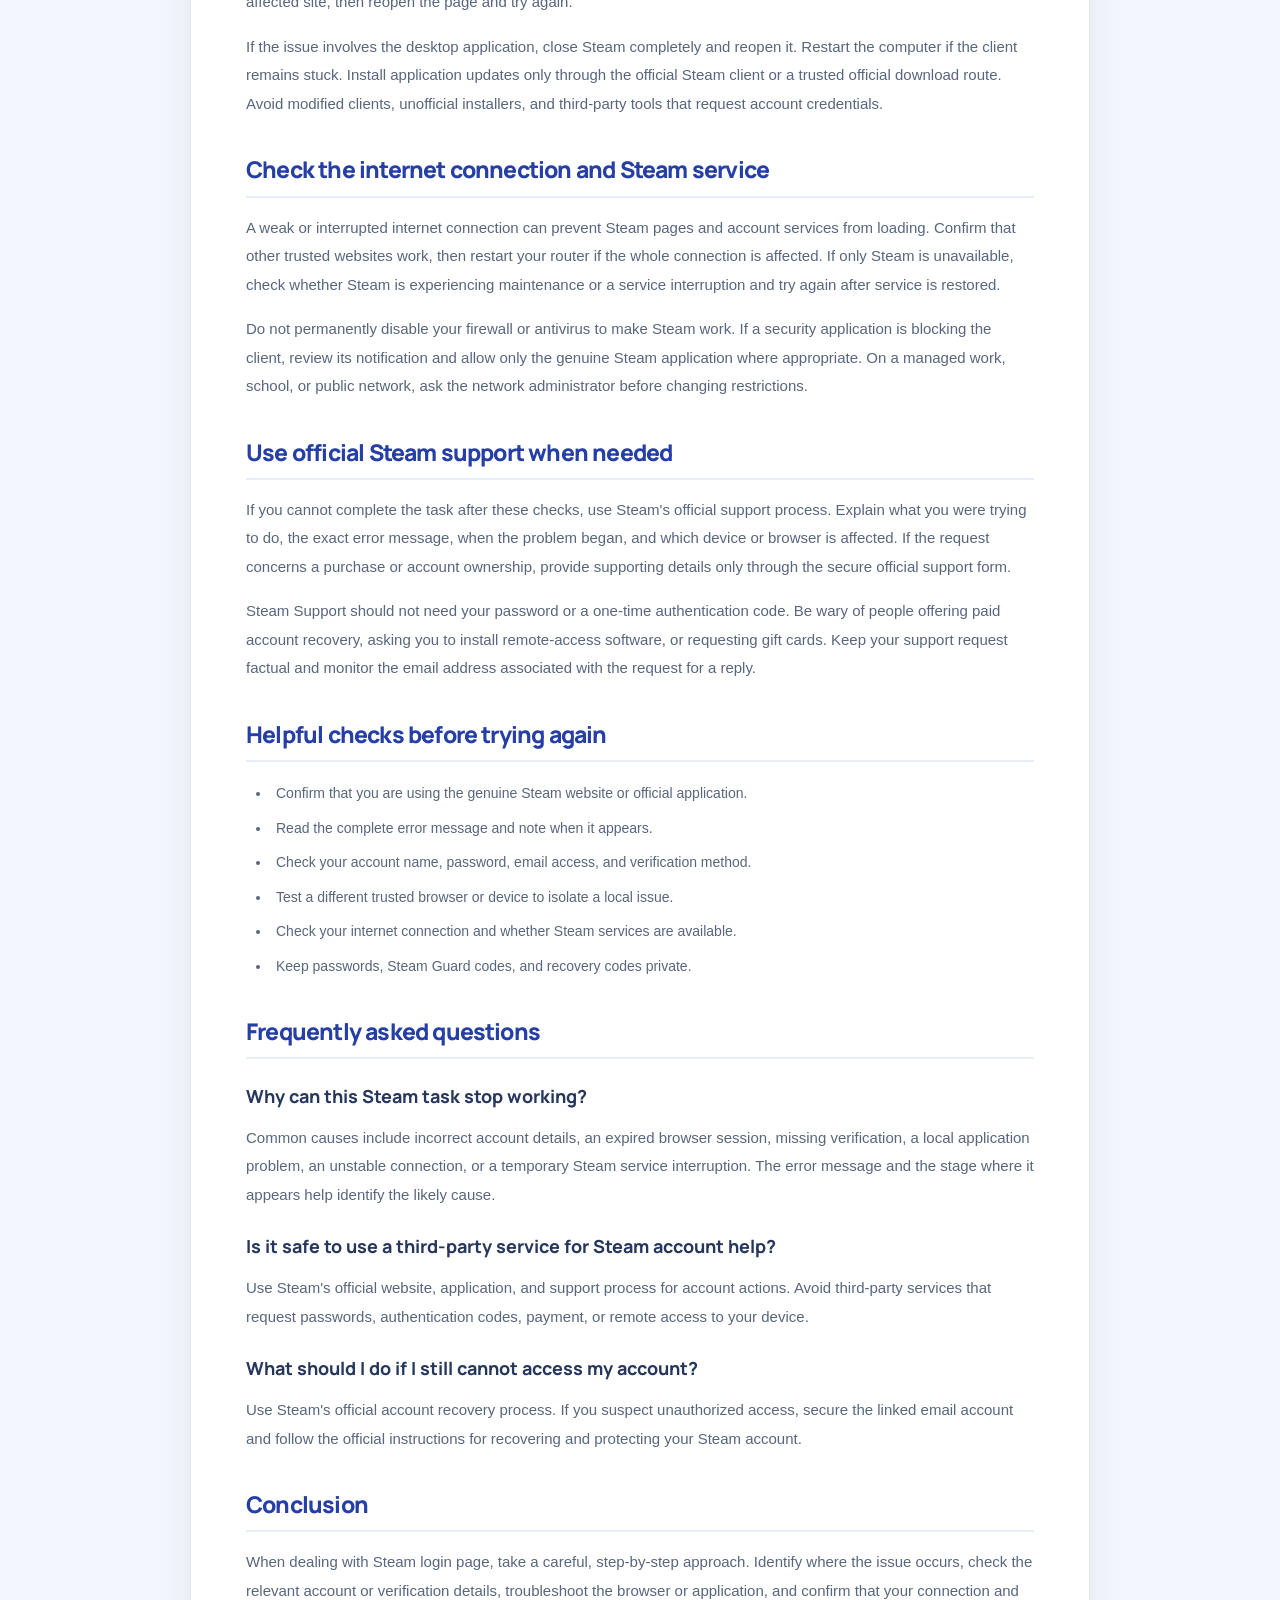
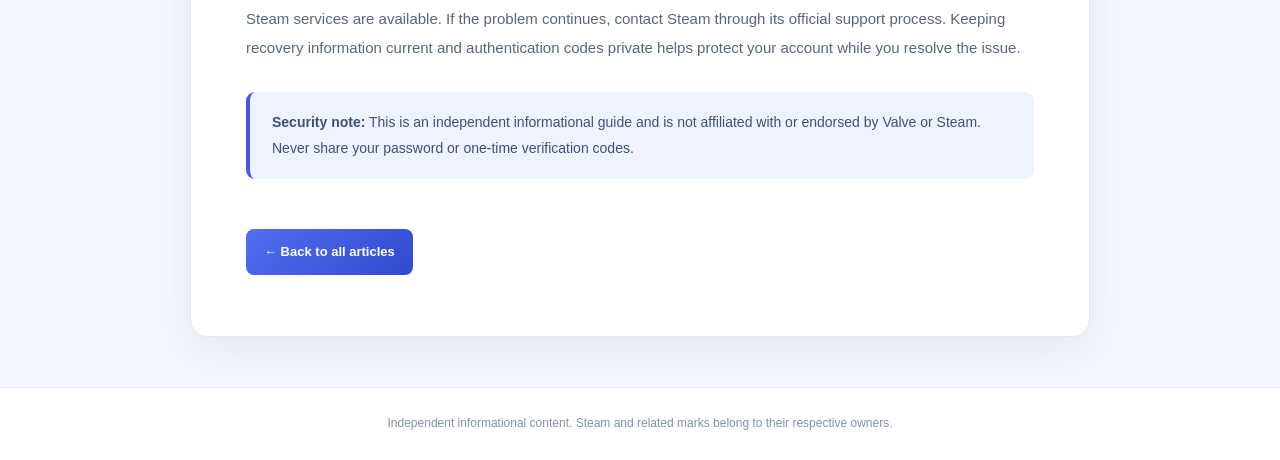
<file: how-to-access-the-steam-login-page.html>
<!doctype html>
<html lang="en"><head>
<meta charset="utf-8"><meta name="viewport" content="width=device-width, initial-scale=1">
<title>How to Access the Steam Login Page? | Steam Help Guides</title>
<meta name="description" content="Learn practical steps for Steam login page on Steam, including account checks, verification, browser and app troubleshooting, and security guidance.">
<meta name="robots" content="index,follow"><link rel="stylesheet" href="style.css">
</head><body>
<header class="site-header"><a class="brand" href="index.html">Steam Help Guides</a><nav><a href="index.html">All Articles</a></nav></header>
<main class="article-wrap"><p class="eyebrow">Steam help guide</p><h1>How to Access the Steam Login Page?</h1>
<p class="updated">Keyword: Steam login page</p>
<p>How to Access the Steam Login Page? explains the key checks for this Steam task. The right approach depends on whether the issue involves account access, registration, verification, the Steam client, a browser page, downloads, or a Steam service. Begin by identifying exactly where the task stops, then follow the relevant checks below.</p>
<p>For account actions, use Steam's genuine website or official application. Type the known Steam website address into your browser instead of following unexpected links in messages. Never share your password, Steam Guard code, recovery code, or payment information with another person.</p>
<h2>Understand the Steam task</h2>
<p>Before changing settings, read the page or message carefully. If you are working with Steam login page, note whether the issue appears before entering account details, after submitting them, during email or mobile verification, or while the Steam client is loading. The stage helps narrow down the cause and prevents unnecessary changes.</p>
<p>Check whether the same task works in another trusted browser or on another device you control. If it works elsewhere, the issue may be limited to the original browser, device, or application. If it fails across devices, review the account details, verification method, and Steam service availability.</p>
<h2>Check account information</h2>
<p>When sign-in is required, use the Steam account name rather than assuming the public profile name is the same. Check for typing mistakes, extra spaces, keyboard-layout differences, and Caps Lock. If you cannot remember the password, use Steam's built-in account recovery process instead of repeatedly guessing.</p>
<p>For registration or account setup, provide accurate information and use an email address you can access. Keep recovery details current so future verification and account recovery are easier. Do not create duplicate accounts to work around access to an existing account that contains purchases or game progress.</p>
<h2>Review verification and account security</h2>
<p>Steam Guard and other verification steps are designed to protect accounts. If a code is expected, check the correct email inbox or open the Steam mobile app directly. Review spam and filtered folders if an email has not arrived, and confirm that the mailbox is associated with the account. Wait briefly before requesting another code.</p>
<p>If you recently changed phones, email addresses, or security settings, follow Steam's official recovery instructions. Never give a one-time code to someone who contacts you claiming to provide support. If you suspect unauthorized access, secure the linked email account first, update its password, and then follow Steam's account recovery guidance.</p>
<h2>Troubleshoot the browser or Steam application</h2>
<p>If the problem is limited to a browser page, refresh it and try a current browser. A private browsing window can help identify whether an extension or stored session is interfering. If necessary, clear the browser cache and cookies for the affected site, then reopen the page and try again.</p>
<p>If the issue involves the desktop application, close Steam completely and reopen it. Restart the computer if the client remains stuck. Install application updates only through the official Steam client or a trusted official download route. Avoid modified clients, unofficial installers, and third-party tools that request account credentials.</p>
<h2>Check the internet connection and Steam service</h2>
<p>A weak or interrupted internet connection can prevent Steam pages and account services from loading. Confirm that other trusted websites work, then restart your router if the whole connection is affected. If only Steam is unavailable, check whether Steam is experiencing maintenance or a service interruption and try again after service is restored.</p>
<p>Do not permanently disable your firewall or antivirus to make Steam work. If a security application is blocking the client, review its notification and allow only the genuine Steam application where appropriate. On a managed work, school, or public network, ask the network administrator before changing restrictions.</p>
<h2>Use official Steam support when needed</h2>
<p>If you cannot complete the task after these checks, use Steam's official support process. Explain what you were trying to do, the exact error message, when the problem began, and which device or browser is affected. If the request concerns a purchase or account ownership, provide supporting details only through the secure official support form.</p>
<p>Steam Support should not need your password or a one-time authentication code. Be wary of people offering paid account recovery, asking you to install remote-access software, or requesting gift cards. Keep your support request factual and monitor the email address associated with the request for a reply.</p>
<h2>Helpful checks before trying again</h2>
<ul>
<li>Confirm that you are using the genuine Steam website or official application.</li>
<li>Read the complete error message and note when it appears.</li>
<li>Check your account name, password, email access, and verification method.</li>
<li>Test a different trusted browser or device to isolate a local issue.</li>
<li>Check your internet connection and whether Steam services are available.</li>
<li>Keep passwords, Steam Guard codes, and recovery codes private.</li>
</ul>
<h2>Frequently asked questions</h2>
<h3>Why can this Steam task stop working?</h3>
<p>Common causes include incorrect account details, an expired browser session, missing verification, a local application problem, an unstable connection, or a temporary Steam service interruption. The error message and the stage where it appears help identify the likely cause.</p>
<h3>Is it safe to use a third-party service for Steam account help?</h3>
<p>Use Steam's official website, application, and support process for account actions. Avoid third-party services that request passwords, authentication codes, payment, or remote access to your device.</p>
<h3>What should I do if I still cannot access my account?</h3>
<p>Use Steam's official account recovery process. If you suspect unauthorized access, secure the linked email account and follow the official instructions for recovering and protecting your Steam account.</p>
<h2>Conclusion</h2>
<p>When dealing with Steam login page, take a careful, step-by-step approach. Identify where the issue occurs, check the relevant account or verification details, troubleshoot the browser or application, and confirm that your connection and Steam services are available. If the problem continues, contact Steam through its official support process. Keeping recovery information current and authentication codes private helps protect your account while you resolve the issue.</p>
<div class="notice"><strong>Security note:</strong> This is an independent informational guide and is not affiliated with or endorsed by Valve or Steam. Never share your password or one-time verification codes.</div>

<p><a class="back-link" href="index.html">← Back to all articles</a></p></main>
<footer><p>Independent informational content. Steam and related marks belong to their respective owners.</p></footer>
<script src="script.js" defer></script></body></html>
</file>
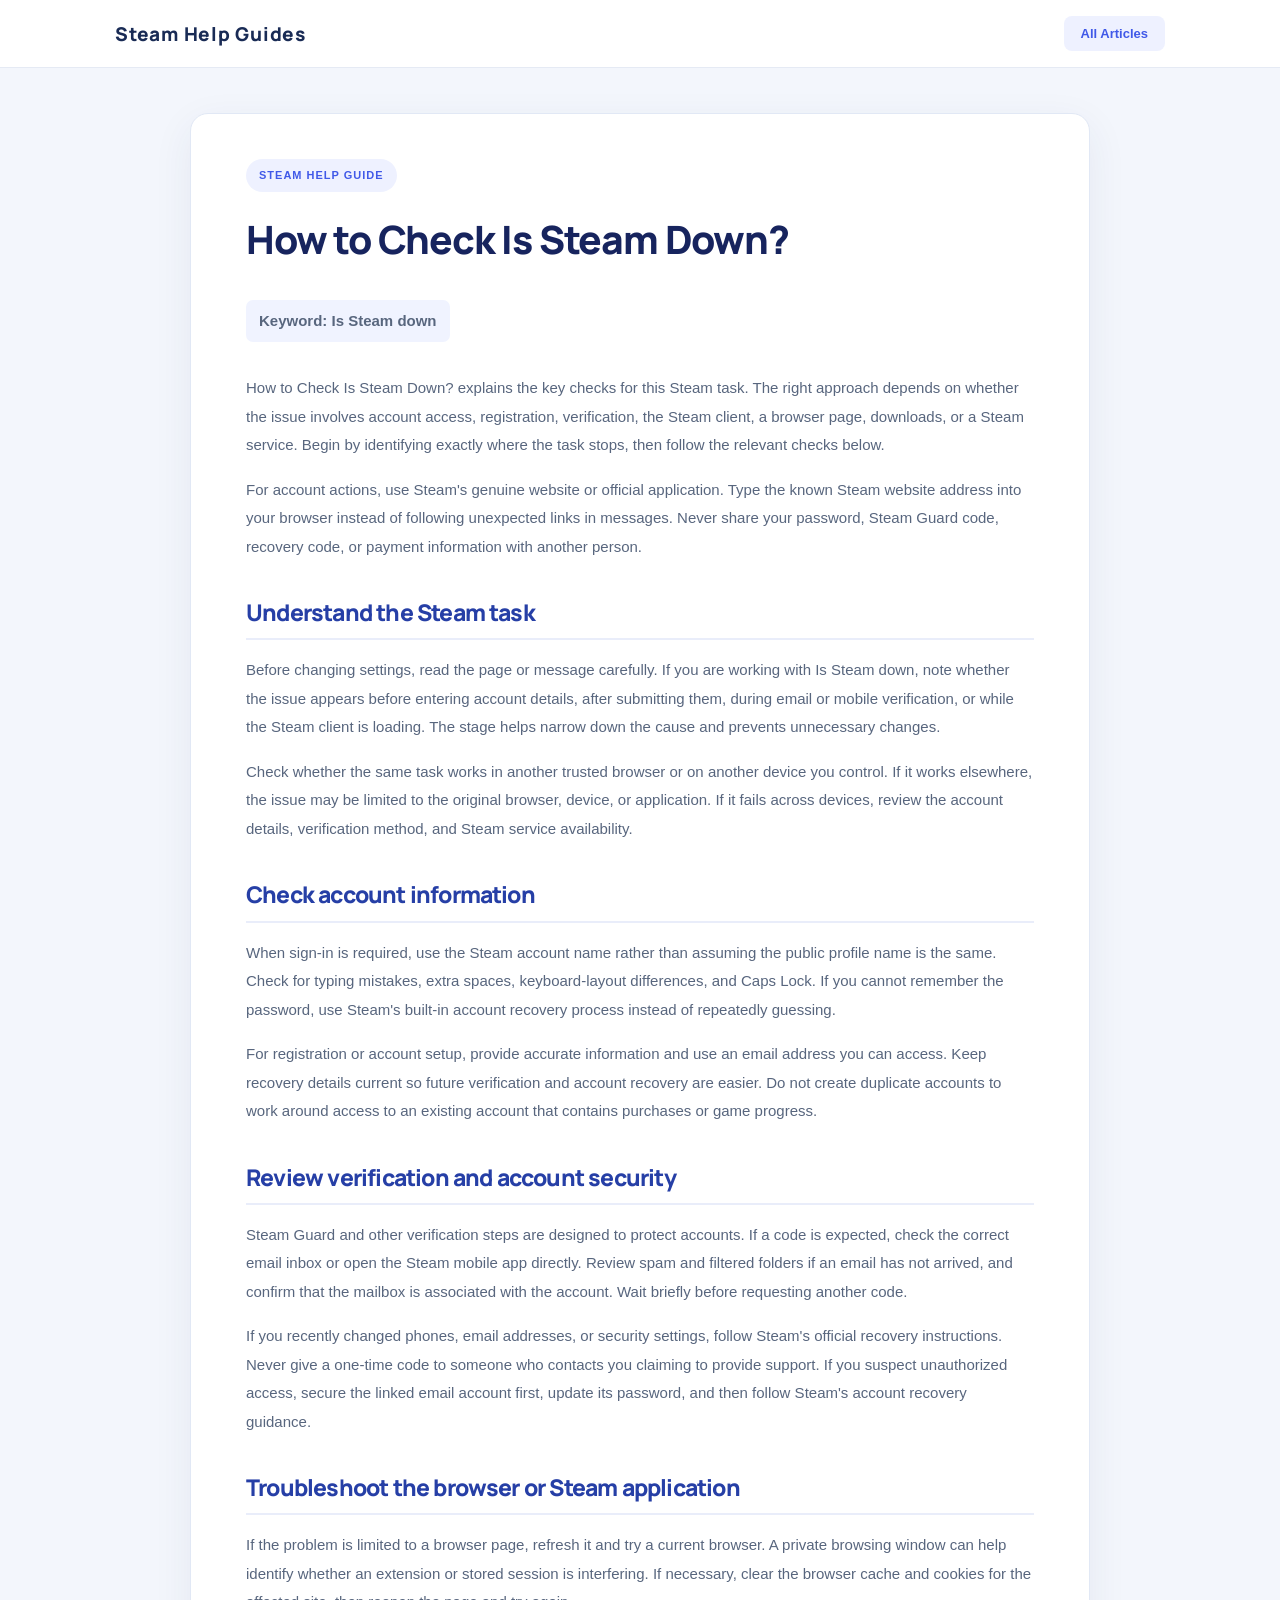
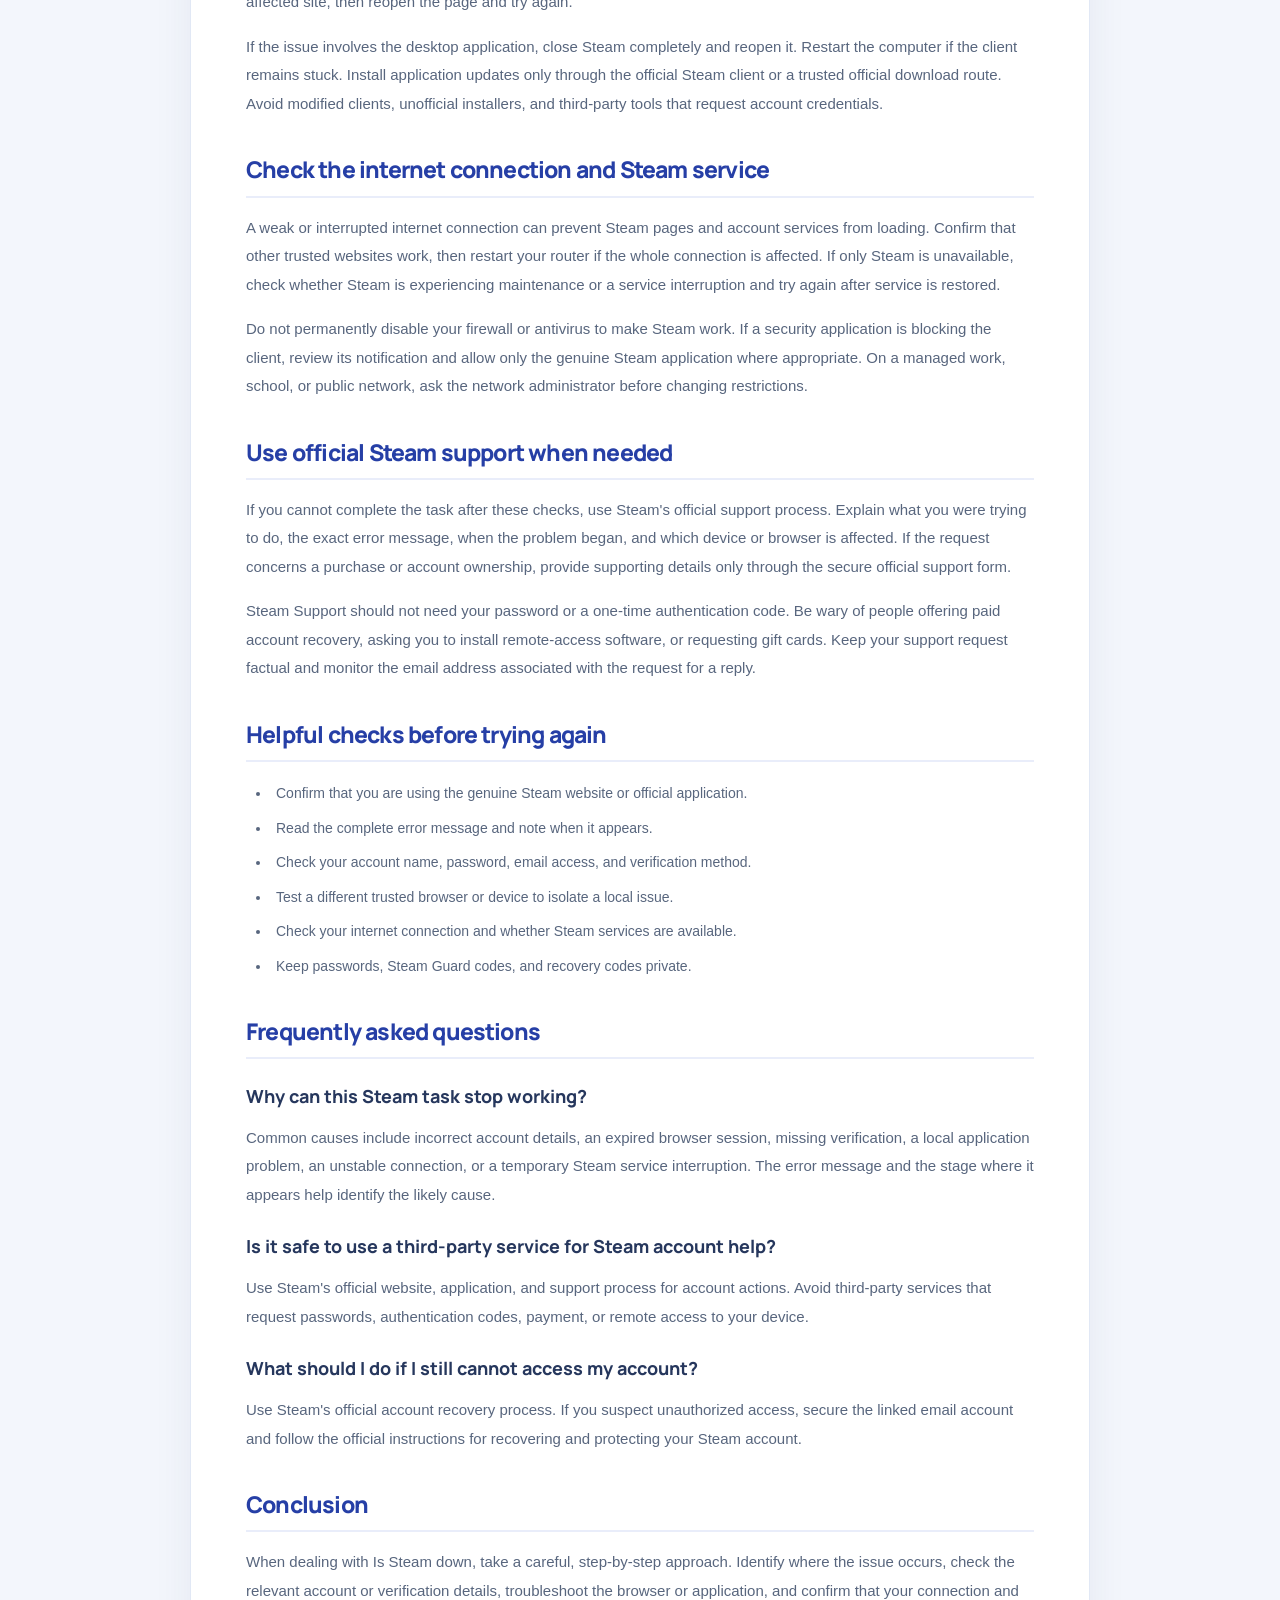
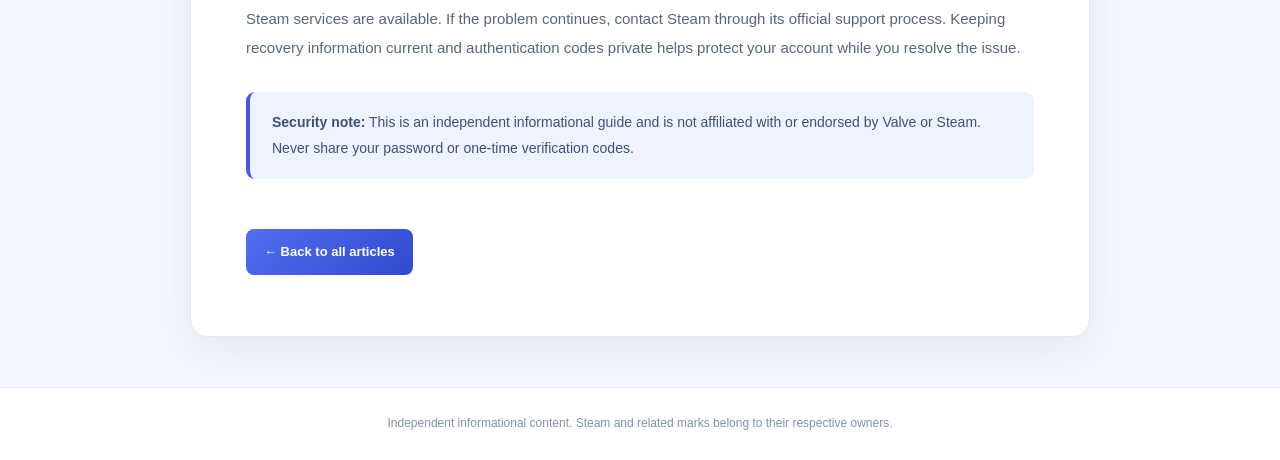
<file: how-to-check-is-steam-down.html>
<!doctype html>
<html lang="en"><head>
<meta charset="utf-8"><meta name="viewport" content="width=device-width, initial-scale=1">
<title>How to Check Is Steam Down? | Steam Help Guides</title>
<meta name="description" content="Learn practical steps for Is Steam down on Steam, including account checks, verification, browser and app troubleshooting, and security guidance.">
<meta name="robots" content="index,follow"><link rel="stylesheet" href="style.css">
</head><body>
<header class="site-header"><a class="brand" href="index.html">Steam Help Guides</a><nav><a href="index.html">All Articles</a></nav></header>
<main class="article-wrap"><p class="eyebrow">Steam help guide</p><h1>How to Check Is Steam Down?</h1>
<p class="updated">Keyword: Is Steam down</p>
<p>How to Check Is Steam Down? explains the key checks for this Steam task. The right approach depends on whether the issue involves account access, registration, verification, the Steam client, a browser page, downloads, or a Steam service. Begin by identifying exactly where the task stops, then follow the relevant checks below.</p>
<p>For account actions, use Steam's genuine website or official application. Type the known Steam website address into your browser instead of following unexpected links in messages. Never share your password, Steam Guard code, recovery code, or payment information with another person.</p>
<h2>Understand the Steam task</h2>
<p>Before changing settings, read the page or message carefully. If you are working with Is Steam down, note whether the issue appears before entering account details, after submitting them, during email or mobile verification, or while the Steam client is loading. The stage helps narrow down the cause and prevents unnecessary changes.</p>
<p>Check whether the same task works in another trusted browser or on another device you control. If it works elsewhere, the issue may be limited to the original browser, device, or application. If it fails across devices, review the account details, verification method, and Steam service availability.</p>
<h2>Check account information</h2>
<p>When sign-in is required, use the Steam account name rather than assuming the public profile name is the same. Check for typing mistakes, extra spaces, keyboard-layout differences, and Caps Lock. If you cannot remember the password, use Steam's built-in account recovery process instead of repeatedly guessing.</p>
<p>For registration or account setup, provide accurate information and use an email address you can access. Keep recovery details current so future verification and account recovery are easier. Do not create duplicate accounts to work around access to an existing account that contains purchases or game progress.</p>
<h2>Review verification and account security</h2>
<p>Steam Guard and other verification steps are designed to protect accounts. If a code is expected, check the correct email inbox or open the Steam mobile app directly. Review spam and filtered folders if an email has not arrived, and confirm that the mailbox is associated with the account. Wait briefly before requesting another code.</p>
<p>If you recently changed phones, email addresses, or security settings, follow Steam's official recovery instructions. Never give a one-time code to someone who contacts you claiming to provide support. If you suspect unauthorized access, secure the linked email account first, update its password, and then follow Steam's account recovery guidance.</p>
<h2>Troubleshoot the browser or Steam application</h2>
<p>If the problem is limited to a browser page, refresh it and try a current browser. A private browsing window can help identify whether an extension or stored session is interfering. If necessary, clear the browser cache and cookies for the affected site, then reopen the page and try again.</p>
<p>If the issue involves the desktop application, close Steam completely and reopen it. Restart the computer if the client remains stuck. Install application updates only through the official Steam client or a trusted official download route. Avoid modified clients, unofficial installers, and third-party tools that request account credentials.</p>
<h2>Check the internet connection and Steam service</h2>
<p>A weak or interrupted internet connection can prevent Steam pages and account services from loading. Confirm that other trusted websites work, then restart your router if the whole connection is affected. If only Steam is unavailable, check whether Steam is experiencing maintenance or a service interruption and try again after service is restored.</p>
<p>Do not permanently disable your firewall or antivirus to make Steam work. If a security application is blocking the client, review its notification and allow only the genuine Steam application where appropriate. On a managed work, school, or public network, ask the network administrator before changing restrictions.</p>
<h2>Use official Steam support when needed</h2>
<p>If you cannot complete the task after these checks, use Steam's official support process. Explain what you were trying to do, the exact error message, when the problem began, and which device or browser is affected. If the request concerns a purchase or account ownership, provide supporting details only through the secure official support form.</p>
<p>Steam Support should not need your password or a one-time authentication code. Be wary of people offering paid account recovery, asking you to install remote-access software, or requesting gift cards. Keep your support request factual and monitor the email address associated with the request for a reply.</p>
<h2>Helpful checks before trying again</h2>
<ul>
<li>Confirm that you are using the genuine Steam website or official application.</li>
<li>Read the complete error message and note when it appears.</li>
<li>Check your account name, password, email access, and verification method.</li>
<li>Test a different trusted browser or device to isolate a local issue.</li>
<li>Check your internet connection and whether Steam services are available.</li>
<li>Keep passwords, Steam Guard codes, and recovery codes private.</li>
</ul>
<h2>Frequently asked questions</h2>
<h3>Why can this Steam task stop working?</h3>
<p>Common causes include incorrect account details, an expired browser session, missing verification, a local application problem, an unstable connection, or a temporary Steam service interruption. The error message and the stage where it appears help identify the likely cause.</p>
<h3>Is it safe to use a third-party service for Steam account help?</h3>
<p>Use Steam's official website, application, and support process for account actions. Avoid third-party services that request passwords, authentication codes, payment, or remote access to your device.</p>
<h3>What should I do if I still cannot access my account?</h3>
<p>Use Steam's official account recovery process. If you suspect unauthorized access, secure the linked email account and follow the official instructions for recovering and protecting your Steam account.</p>
<h2>Conclusion</h2>
<p>When dealing with Is Steam down, take a careful, step-by-step approach. Identify where the issue occurs, check the relevant account or verification details, troubleshoot the browser or application, and confirm that your connection and Steam services are available. If the problem continues, contact Steam through its official support process. Keeping recovery information current and authentication codes private helps protect your account while you resolve the issue.</p>
<div class="notice"><strong>Security note:</strong> This is an independent informational guide and is not affiliated with or endorsed by Valve or Steam. Never share your password or one-time verification codes.</div>

<p><a class="back-link" href="index.html">← Back to all articles</a></p></main>
<footer><p>Independent informational content. Steam and related marks belong to their respective owners.</p></footer>
<script src="script.js" defer></script></body></html>
</file>
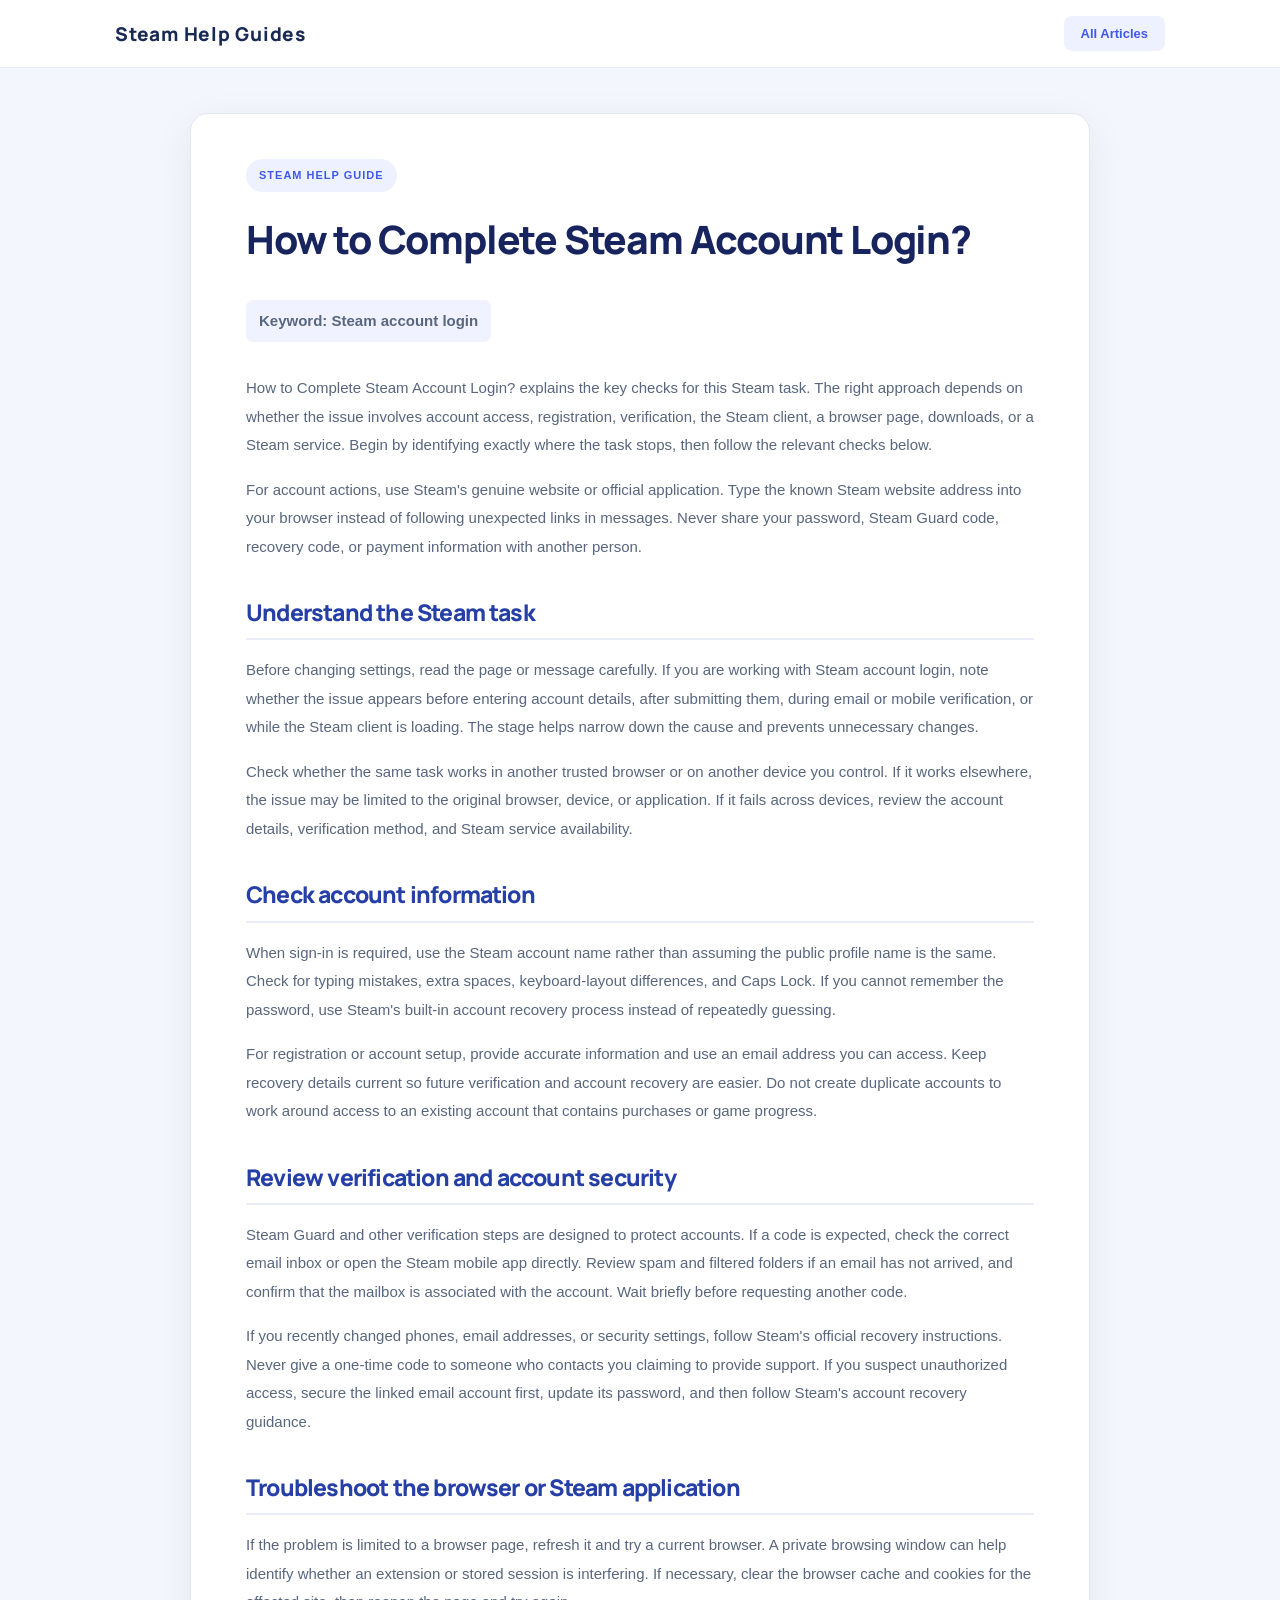
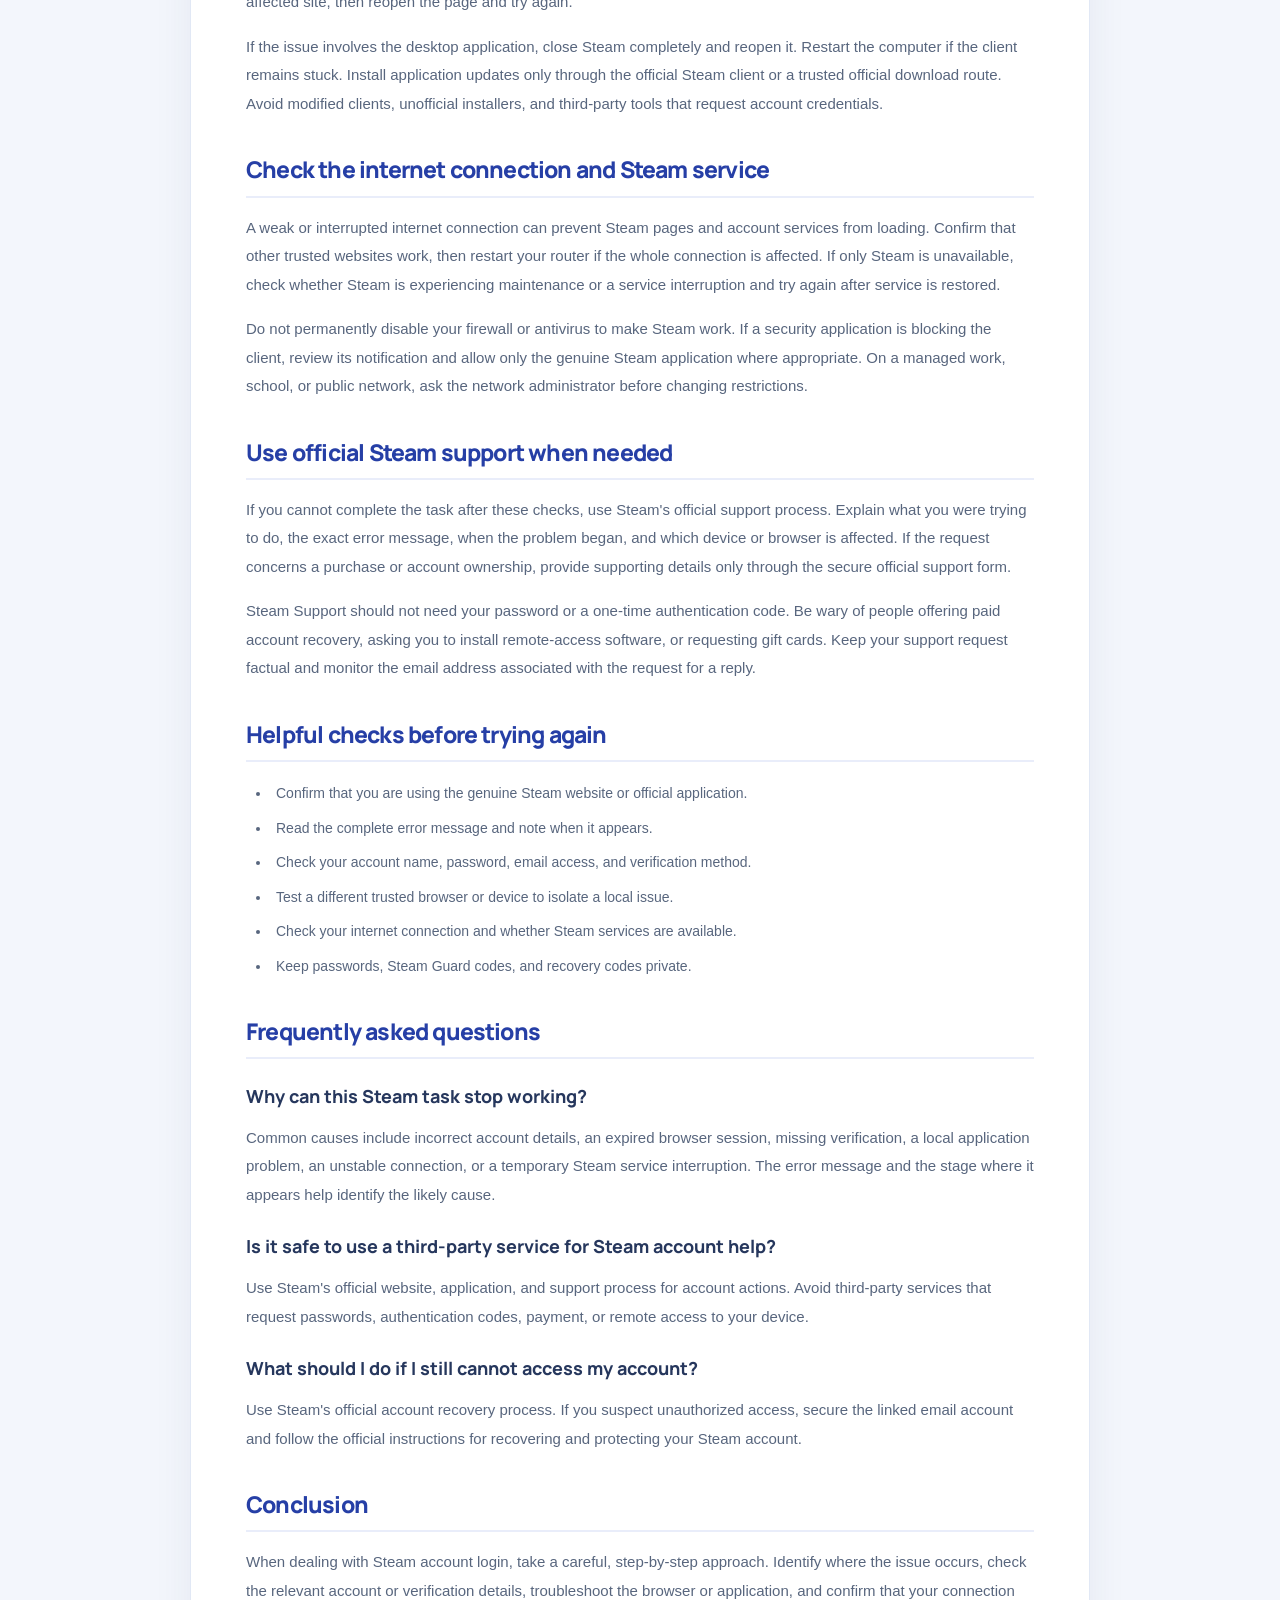
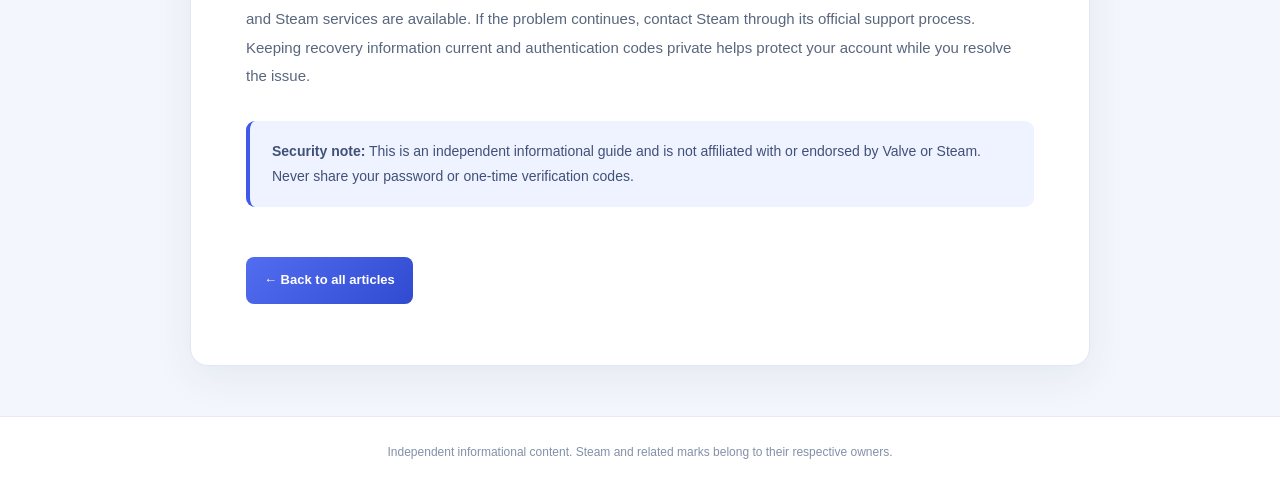
<file: how-to-complete-steam-account-login.html>
<!doctype html>
<html lang="en"><head>
<meta charset="utf-8"><meta name="viewport" content="width=device-width, initial-scale=1">
<title>How to Complete Steam Account Login? | Steam Help Guides</title>
<meta name="description" content="Learn practical steps for Steam account login on Steam, including account checks, verification, browser and app troubleshooting, and security guidance.">
<meta name="robots" content="index,follow"><link rel="stylesheet" href="style.css">
</head><body>
<header class="site-header"><a class="brand" href="index.html">Steam Help Guides</a><nav><a href="index.html">All Articles</a></nav></header>
<main class="article-wrap"><p class="eyebrow">Steam help guide</p><h1>How to Complete Steam Account Login?</h1>
<p class="updated">Keyword: Steam account login</p>
<p>How to Complete Steam Account Login? explains the key checks for this Steam task. The right approach depends on whether the issue involves account access, registration, verification, the Steam client, a browser page, downloads, or a Steam service. Begin by identifying exactly where the task stops, then follow the relevant checks below.</p>
<p>For account actions, use Steam's genuine website or official application. Type the known Steam website address into your browser instead of following unexpected links in messages. Never share your password, Steam Guard code, recovery code, or payment information with another person.</p>
<h2>Understand the Steam task</h2>
<p>Before changing settings, read the page or message carefully. If you are working with Steam account login, note whether the issue appears before entering account details, after submitting them, during email or mobile verification, or while the Steam client is loading. The stage helps narrow down the cause and prevents unnecessary changes.</p>
<p>Check whether the same task works in another trusted browser or on another device you control. If it works elsewhere, the issue may be limited to the original browser, device, or application. If it fails across devices, review the account details, verification method, and Steam service availability.</p>
<h2>Check account information</h2>
<p>When sign-in is required, use the Steam account name rather than assuming the public profile name is the same. Check for typing mistakes, extra spaces, keyboard-layout differences, and Caps Lock. If you cannot remember the password, use Steam's built-in account recovery process instead of repeatedly guessing.</p>
<p>For registration or account setup, provide accurate information and use an email address you can access. Keep recovery details current so future verification and account recovery are easier. Do not create duplicate accounts to work around access to an existing account that contains purchases or game progress.</p>
<h2>Review verification and account security</h2>
<p>Steam Guard and other verification steps are designed to protect accounts. If a code is expected, check the correct email inbox or open the Steam mobile app directly. Review spam and filtered folders if an email has not arrived, and confirm that the mailbox is associated with the account. Wait briefly before requesting another code.</p>
<p>If you recently changed phones, email addresses, or security settings, follow Steam's official recovery instructions. Never give a one-time code to someone who contacts you claiming to provide support. If you suspect unauthorized access, secure the linked email account first, update its password, and then follow Steam's account recovery guidance.</p>
<h2>Troubleshoot the browser or Steam application</h2>
<p>If the problem is limited to a browser page, refresh it and try a current browser. A private browsing window can help identify whether an extension or stored session is interfering. If necessary, clear the browser cache and cookies for the affected site, then reopen the page and try again.</p>
<p>If the issue involves the desktop application, close Steam completely and reopen it. Restart the computer if the client remains stuck. Install application updates only through the official Steam client or a trusted official download route. Avoid modified clients, unofficial installers, and third-party tools that request account credentials.</p>
<h2>Check the internet connection and Steam service</h2>
<p>A weak or interrupted internet connection can prevent Steam pages and account services from loading. Confirm that other trusted websites work, then restart your router if the whole connection is affected. If only Steam is unavailable, check whether Steam is experiencing maintenance or a service interruption and try again after service is restored.</p>
<p>Do not permanently disable your firewall or antivirus to make Steam work. If a security application is blocking the client, review its notification and allow only the genuine Steam application where appropriate. On a managed work, school, or public network, ask the network administrator before changing restrictions.</p>
<h2>Use official Steam support when needed</h2>
<p>If you cannot complete the task after these checks, use Steam's official support process. Explain what you were trying to do, the exact error message, when the problem began, and which device or browser is affected. If the request concerns a purchase or account ownership, provide supporting details only through the secure official support form.</p>
<p>Steam Support should not need your password or a one-time authentication code. Be wary of people offering paid account recovery, asking you to install remote-access software, or requesting gift cards. Keep your support request factual and monitor the email address associated with the request for a reply.</p>
<h2>Helpful checks before trying again</h2>
<ul>
<li>Confirm that you are using the genuine Steam website or official application.</li>
<li>Read the complete error message and note when it appears.</li>
<li>Check your account name, password, email access, and verification method.</li>
<li>Test a different trusted browser or device to isolate a local issue.</li>
<li>Check your internet connection and whether Steam services are available.</li>
<li>Keep passwords, Steam Guard codes, and recovery codes private.</li>
</ul>
<h2>Frequently asked questions</h2>
<h3>Why can this Steam task stop working?</h3>
<p>Common causes include incorrect account details, an expired browser session, missing verification, a local application problem, an unstable connection, or a temporary Steam service interruption. The error message and the stage where it appears help identify the likely cause.</p>
<h3>Is it safe to use a third-party service for Steam account help?</h3>
<p>Use Steam's official website, application, and support process for account actions. Avoid third-party services that request passwords, authentication codes, payment, or remote access to your device.</p>
<h3>What should I do if I still cannot access my account?</h3>
<p>Use Steam's official account recovery process. If you suspect unauthorized access, secure the linked email account and follow the official instructions for recovering and protecting your Steam account.</p>
<h2>Conclusion</h2>
<p>When dealing with Steam account login, take a careful, step-by-step approach. Identify where the issue occurs, check the relevant account or verification details, troubleshoot the browser or application, and confirm that your connection and Steam services are available. If the problem continues, contact Steam through its official support process. Keeping recovery information current and authentication codes private helps protect your account while you resolve the issue.</p>
<div class="notice"><strong>Security note:</strong> This is an independent informational guide and is not affiliated with or endorsed by Valve or Steam. Never share your password or one-time verification codes.</div>

<p><a class="back-link" href="index.html">← Back to all articles</a></p></main>
<footer><p>Independent informational content. Steam and related marks belong to their respective owners.</p></footer>
<script src="script.js" defer></script></body></html>
</file>
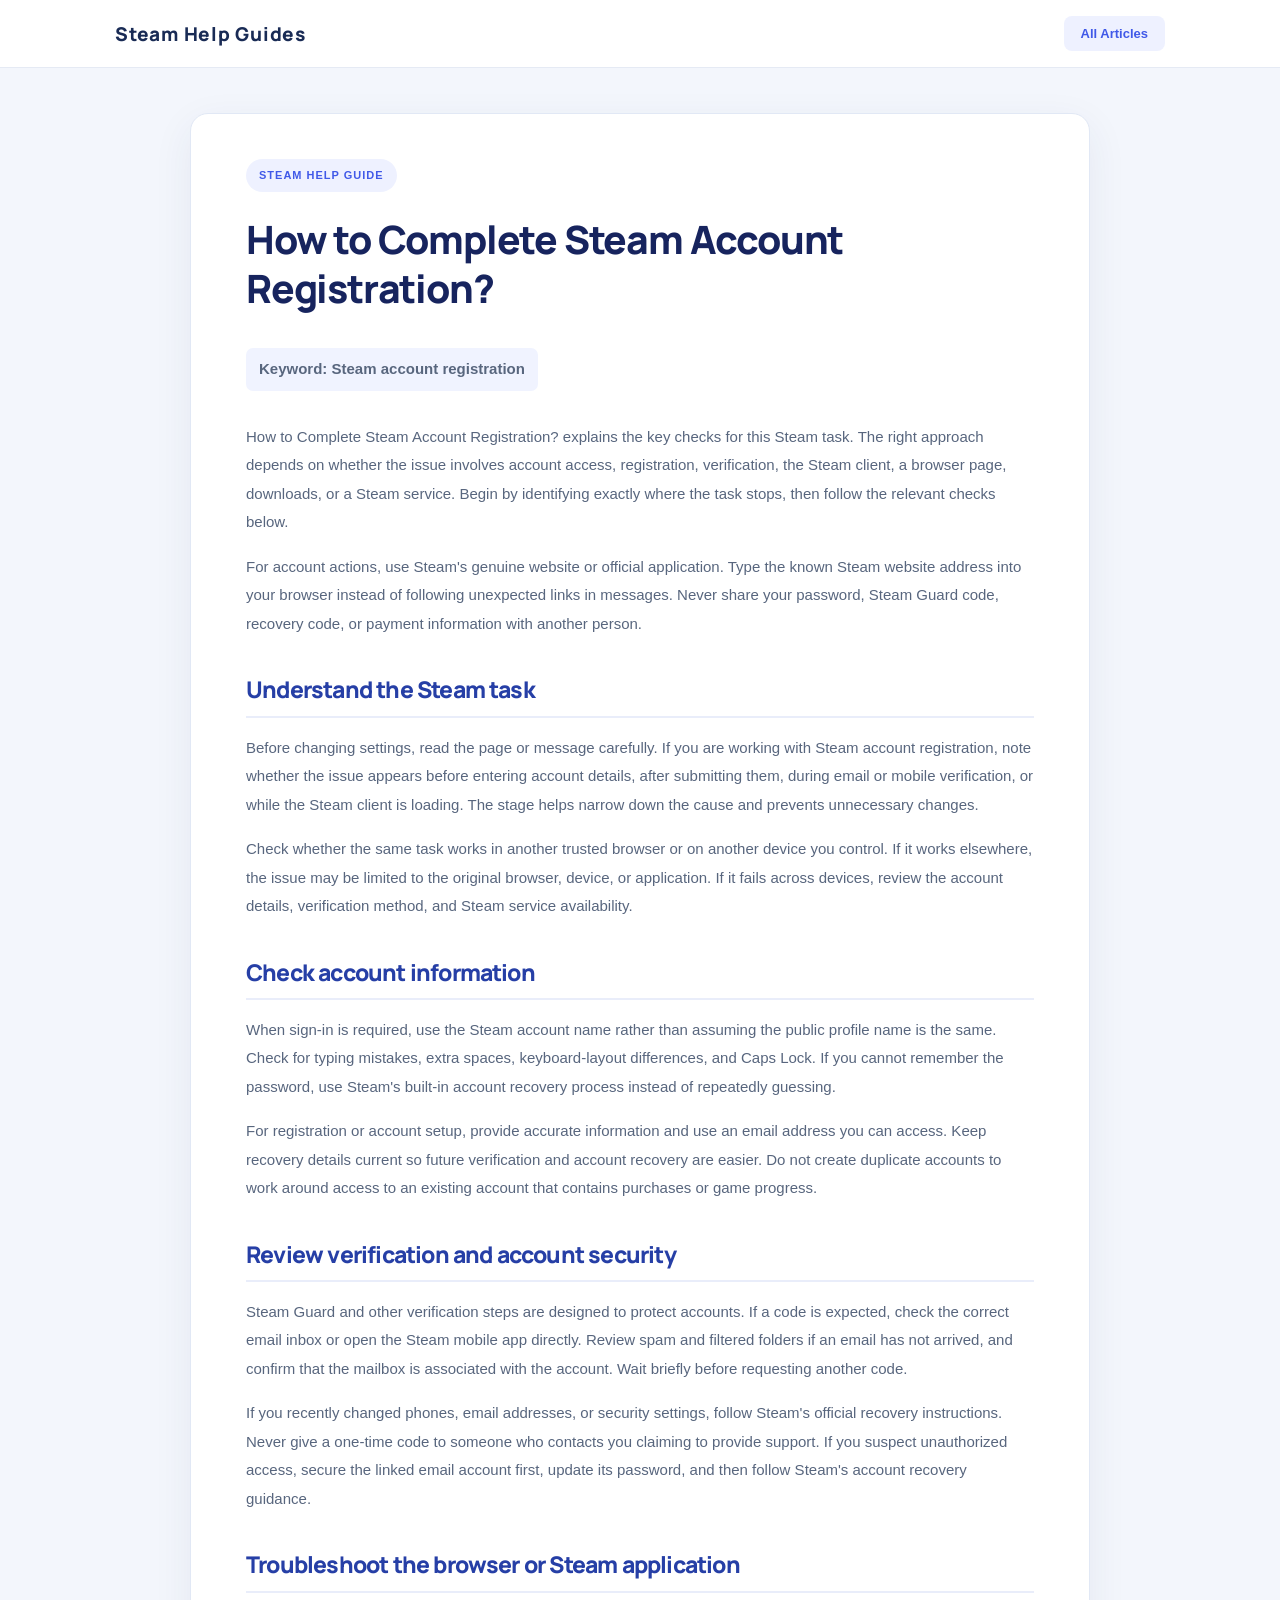
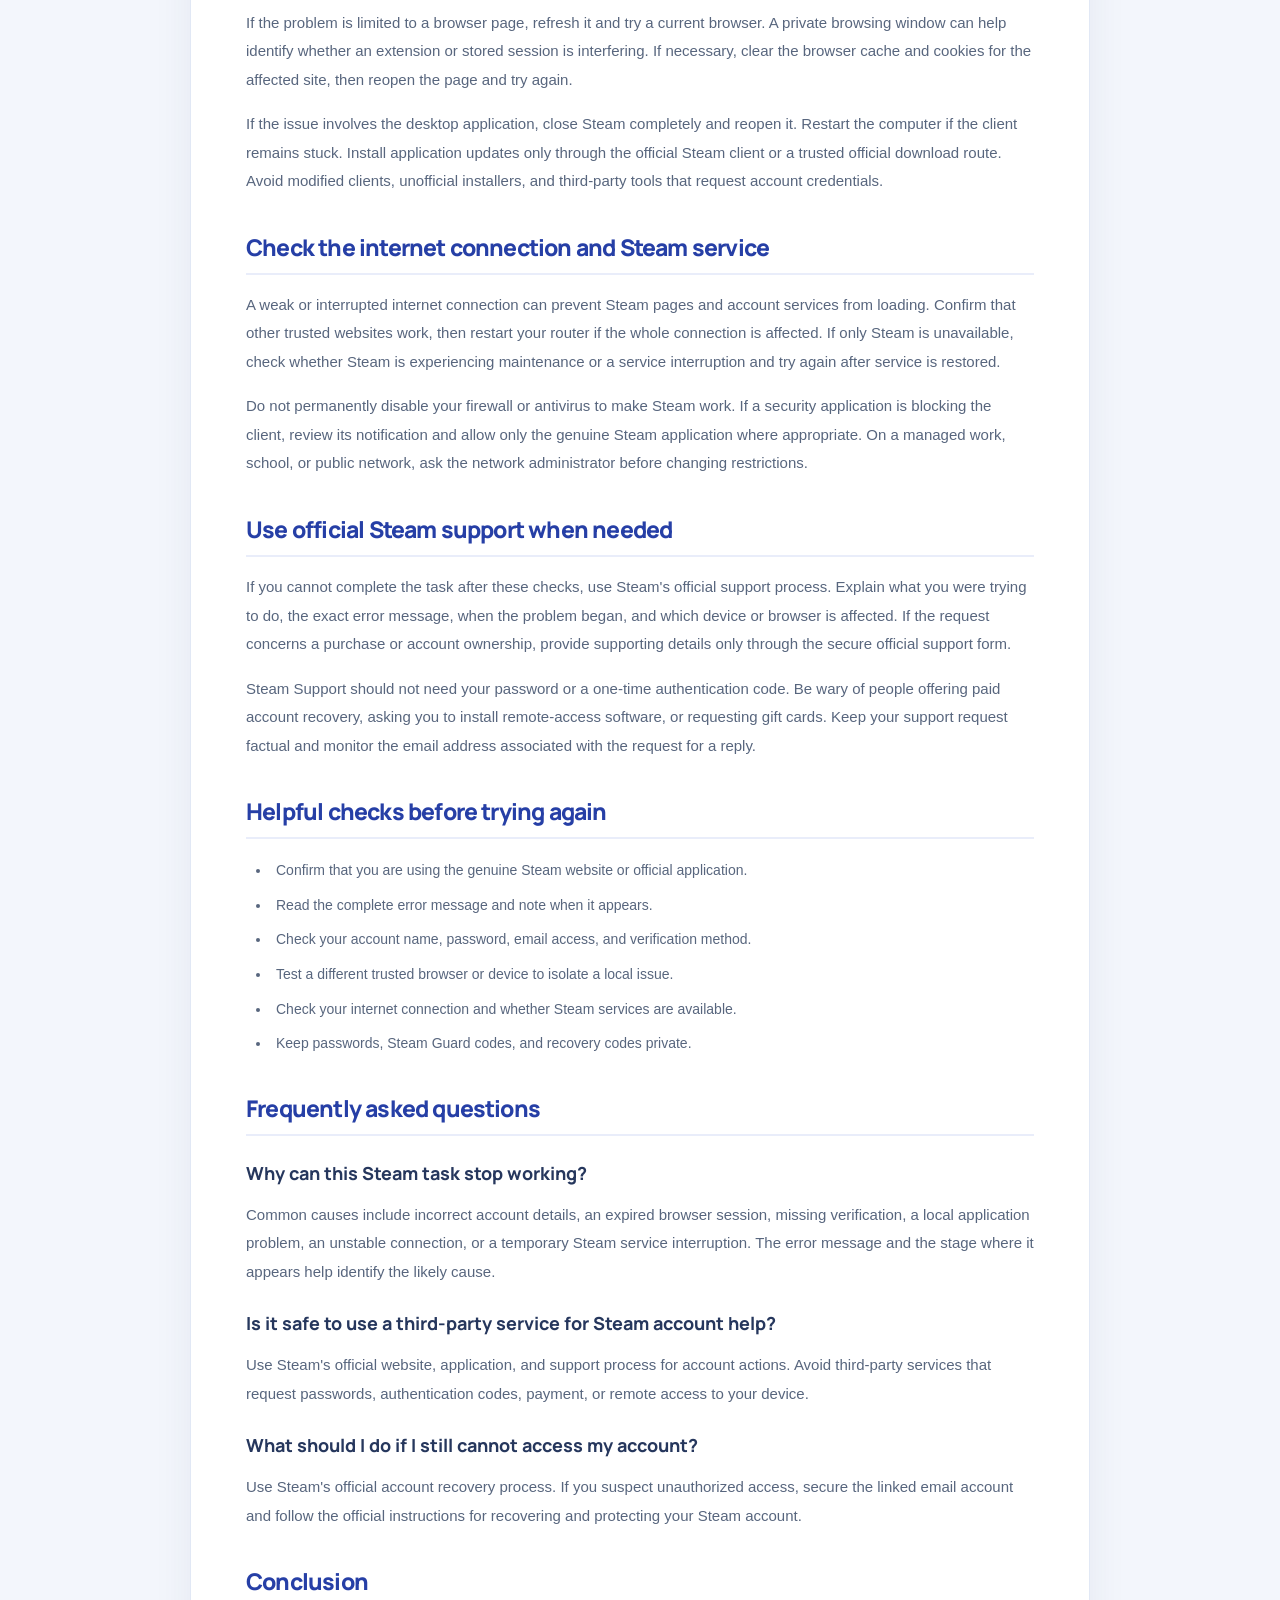
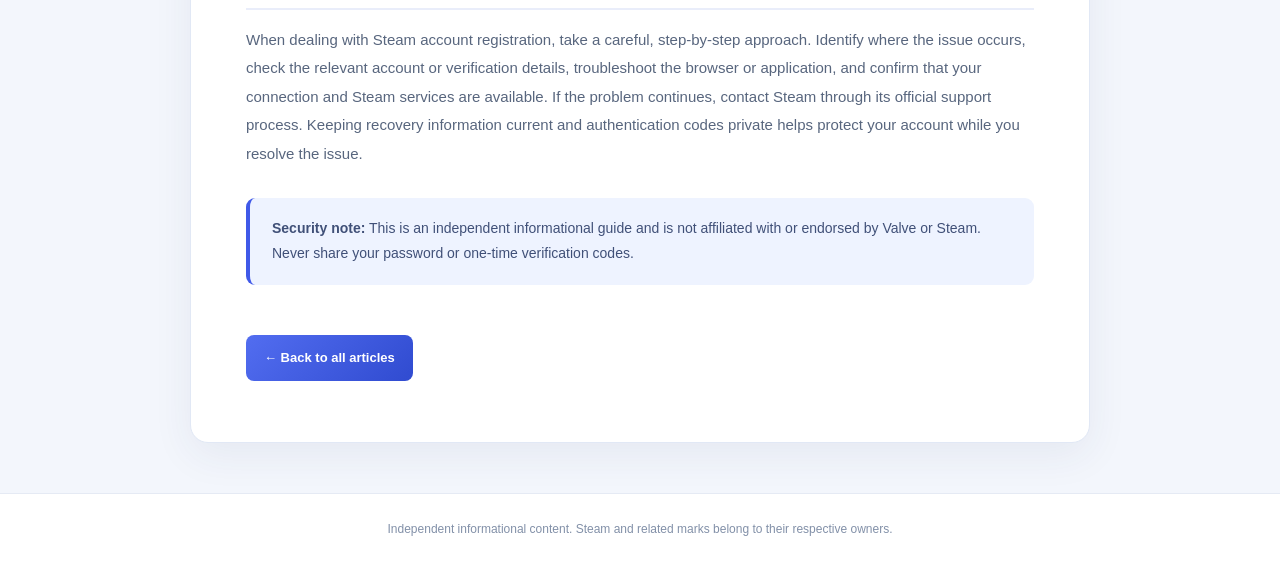
<file: how-to-complete-steam-account-registration.html>
<!doctype html>
<html lang="en"><head>
<meta charset="utf-8"><meta name="viewport" content="width=device-width, initial-scale=1">
<title>How to Complete Steam Account Registration? | Steam Help Guides</title>
<meta name="description" content="Learn practical steps for Steam account registration on Steam, including account checks, verification, browser and app troubleshooting, and security guidance.">
<meta name="robots" content="index,follow"><link rel="stylesheet" href="style.css">
</head><body>
<header class="site-header"><a class="brand" href="index.html">Steam Help Guides</a><nav><a href="index.html">All Articles</a></nav></header>
<main class="article-wrap"><p class="eyebrow">Steam help guide</p><h1>How to Complete Steam Account Registration?</h1>
<p class="updated">Keyword: Steam account registration</p>
<p>How to Complete Steam Account Registration? explains the key checks for this Steam task. The right approach depends on whether the issue involves account access, registration, verification, the Steam client, a browser page, downloads, or a Steam service. Begin by identifying exactly where the task stops, then follow the relevant checks below.</p>
<p>For account actions, use Steam's genuine website or official application. Type the known Steam website address into your browser instead of following unexpected links in messages. Never share your password, Steam Guard code, recovery code, or payment information with another person.</p>
<h2>Understand the Steam task</h2>
<p>Before changing settings, read the page or message carefully. If you are working with Steam account registration, note whether the issue appears before entering account details, after submitting them, during email or mobile verification, or while the Steam client is loading. The stage helps narrow down the cause and prevents unnecessary changes.</p>
<p>Check whether the same task works in another trusted browser or on another device you control. If it works elsewhere, the issue may be limited to the original browser, device, or application. If it fails across devices, review the account details, verification method, and Steam service availability.</p>
<h2>Check account information</h2>
<p>When sign-in is required, use the Steam account name rather than assuming the public profile name is the same. Check for typing mistakes, extra spaces, keyboard-layout differences, and Caps Lock. If you cannot remember the password, use Steam's built-in account recovery process instead of repeatedly guessing.</p>
<p>For registration or account setup, provide accurate information and use an email address you can access. Keep recovery details current so future verification and account recovery are easier. Do not create duplicate accounts to work around access to an existing account that contains purchases or game progress.</p>
<h2>Review verification and account security</h2>
<p>Steam Guard and other verification steps are designed to protect accounts. If a code is expected, check the correct email inbox or open the Steam mobile app directly. Review spam and filtered folders if an email has not arrived, and confirm that the mailbox is associated with the account. Wait briefly before requesting another code.</p>
<p>If you recently changed phones, email addresses, or security settings, follow Steam's official recovery instructions. Never give a one-time code to someone who contacts you claiming to provide support. If you suspect unauthorized access, secure the linked email account first, update its password, and then follow Steam's account recovery guidance.</p>
<h2>Troubleshoot the browser or Steam application</h2>
<p>If the problem is limited to a browser page, refresh it and try a current browser. A private browsing window can help identify whether an extension or stored session is interfering. If necessary, clear the browser cache and cookies for the affected site, then reopen the page and try again.</p>
<p>If the issue involves the desktop application, close Steam completely and reopen it. Restart the computer if the client remains stuck. Install application updates only through the official Steam client or a trusted official download route. Avoid modified clients, unofficial installers, and third-party tools that request account credentials.</p>
<h2>Check the internet connection and Steam service</h2>
<p>A weak or interrupted internet connection can prevent Steam pages and account services from loading. Confirm that other trusted websites work, then restart your router if the whole connection is affected. If only Steam is unavailable, check whether Steam is experiencing maintenance or a service interruption and try again after service is restored.</p>
<p>Do not permanently disable your firewall or antivirus to make Steam work. If a security application is blocking the client, review its notification and allow only the genuine Steam application where appropriate. On a managed work, school, or public network, ask the network administrator before changing restrictions.</p>
<h2>Use official Steam support when needed</h2>
<p>If you cannot complete the task after these checks, use Steam's official support process. Explain what you were trying to do, the exact error message, when the problem began, and which device or browser is affected. If the request concerns a purchase or account ownership, provide supporting details only through the secure official support form.</p>
<p>Steam Support should not need your password or a one-time authentication code. Be wary of people offering paid account recovery, asking you to install remote-access software, or requesting gift cards. Keep your support request factual and monitor the email address associated with the request for a reply.</p>
<h2>Helpful checks before trying again</h2>
<ul>
<li>Confirm that you are using the genuine Steam website or official application.</li>
<li>Read the complete error message and note when it appears.</li>
<li>Check your account name, password, email access, and verification method.</li>
<li>Test a different trusted browser or device to isolate a local issue.</li>
<li>Check your internet connection and whether Steam services are available.</li>
<li>Keep passwords, Steam Guard codes, and recovery codes private.</li>
</ul>
<h2>Frequently asked questions</h2>
<h3>Why can this Steam task stop working?</h3>
<p>Common causes include incorrect account details, an expired browser session, missing verification, a local application problem, an unstable connection, or a temporary Steam service interruption. The error message and the stage where it appears help identify the likely cause.</p>
<h3>Is it safe to use a third-party service for Steam account help?</h3>
<p>Use Steam's official website, application, and support process for account actions. Avoid third-party services that request passwords, authentication codes, payment, or remote access to your device.</p>
<h3>What should I do if I still cannot access my account?</h3>
<p>Use Steam's official account recovery process. If you suspect unauthorized access, secure the linked email account and follow the official instructions for recovering and protecting your Steam account.</p>
<h2>Conclusion</h2>
<p>When dealing with Steam account registration, take a careful, step-by-step approach. Identify where the issue occurs, check the relevant account or verification details, troubleshoot the browser or application, and confirm that your connection and Steam services are available. If the problem continues, contact Steam through its official support process. Keeping recovery information current and authentication codes private helps protect your account while you resolve the issue.</p>
<div class="notice"><strong>Security note:</strong> This is an independent informational guide and is not affiliated with or endorsed by Valve or Steam. Never share your password or one-time verification codes.</div>

<p><a class="back-link" href="index.html">← Back to all articles</a></p></main>
<footer><p>Independent informational content. Steam and related marks belong to their respective owners.</p></footer>
<script src="script.js" defer></script></body></html>
</file>
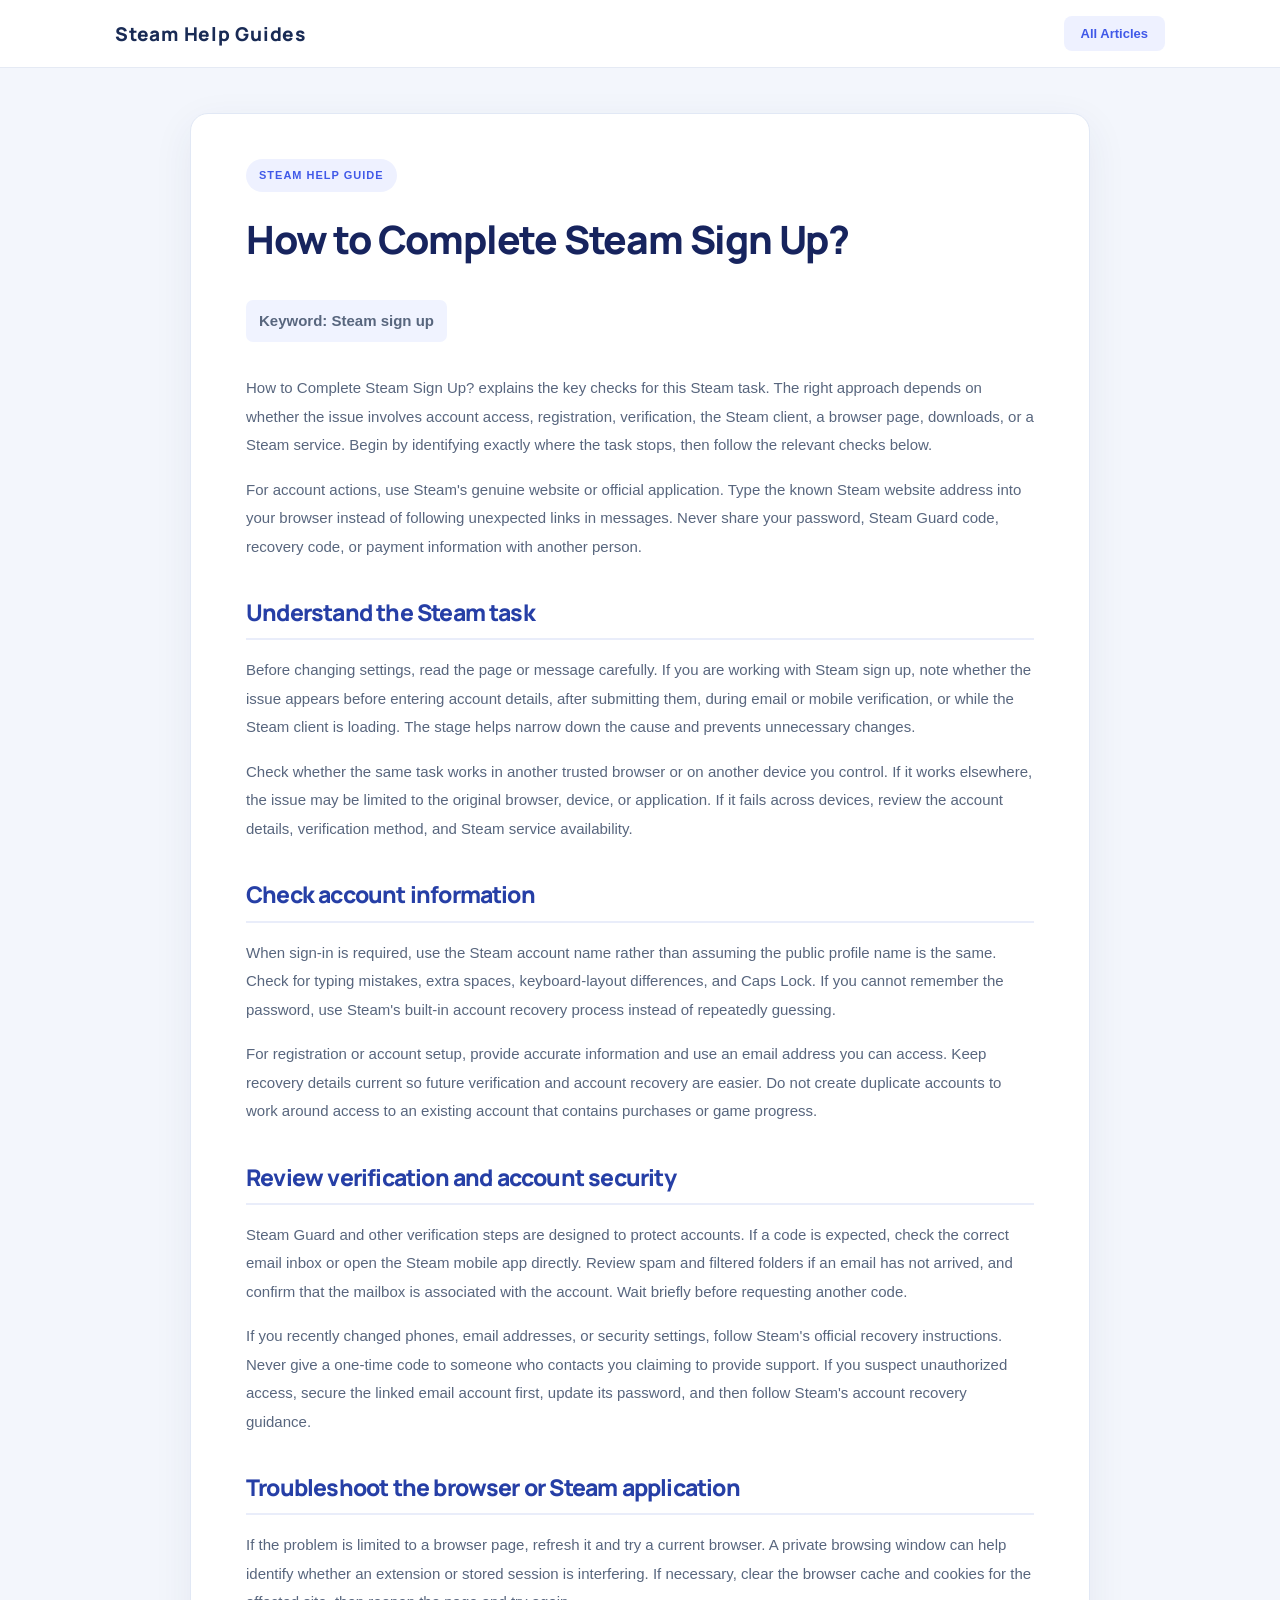
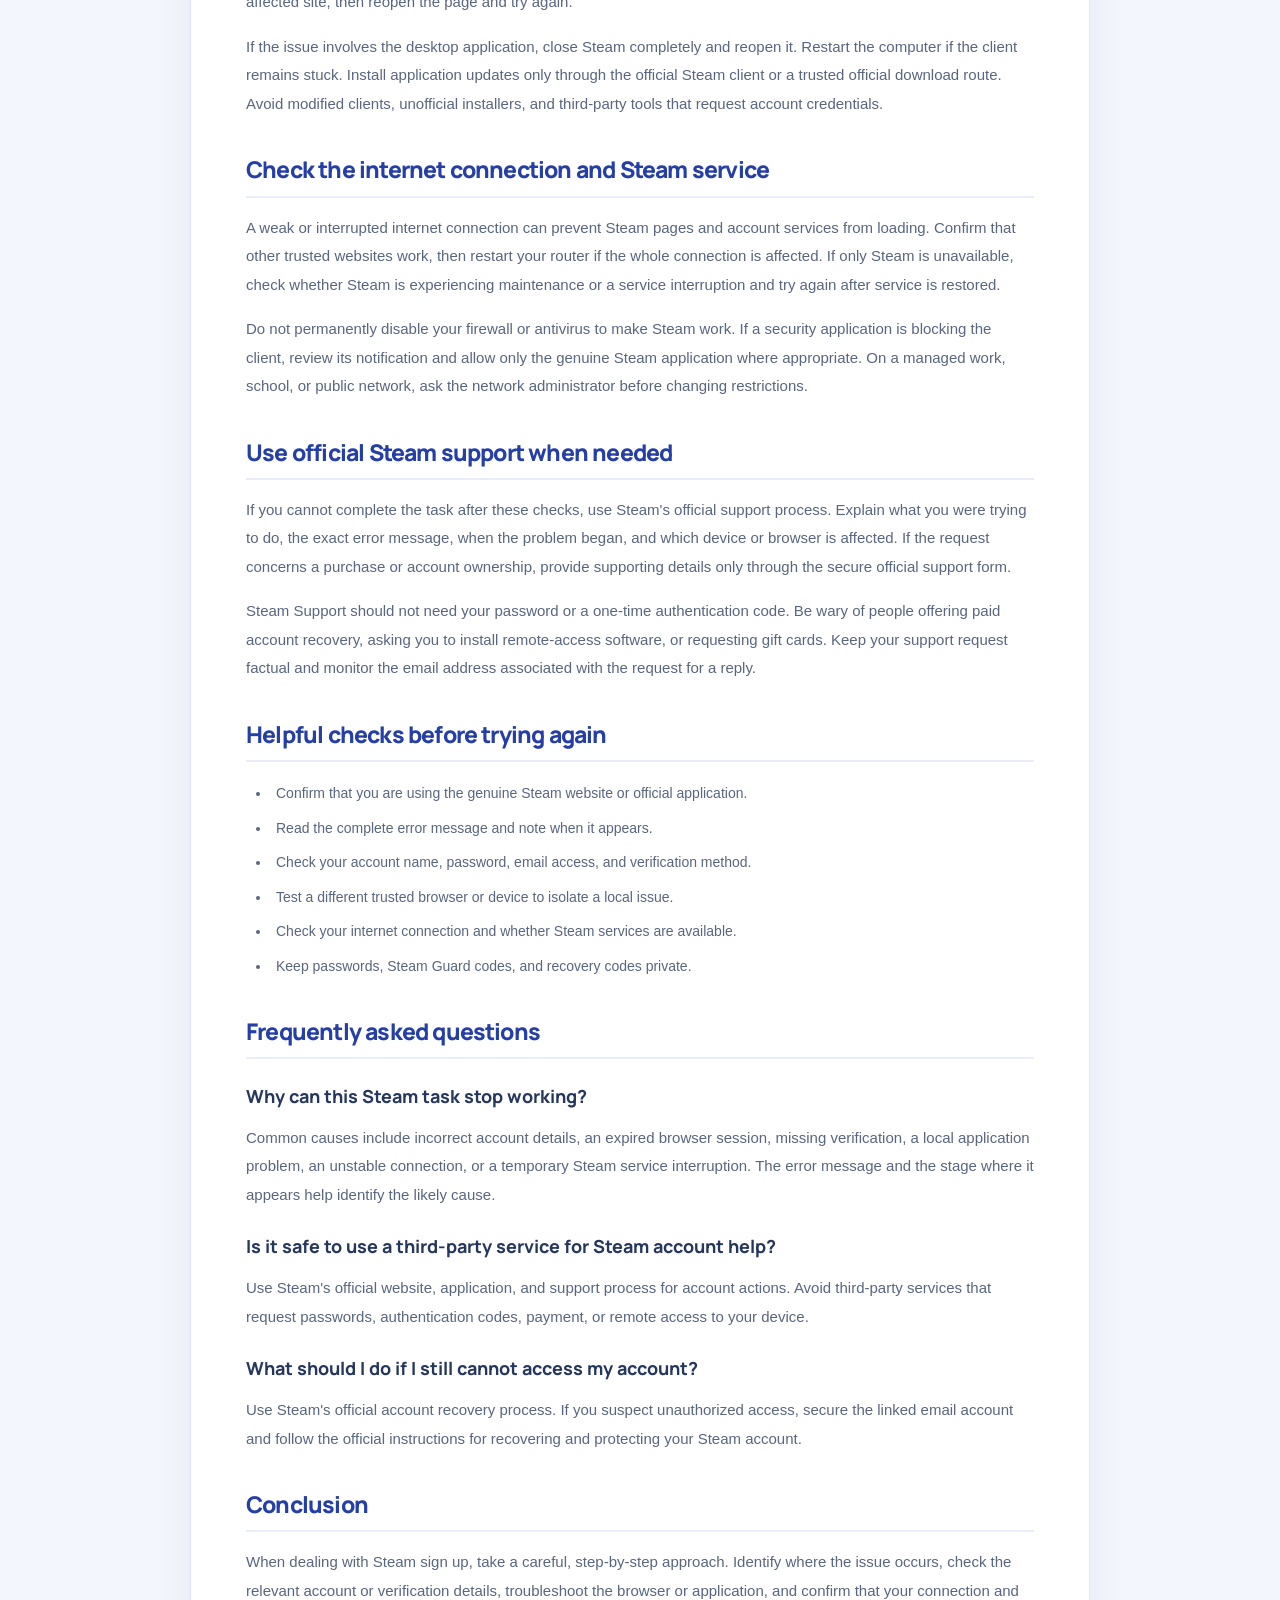
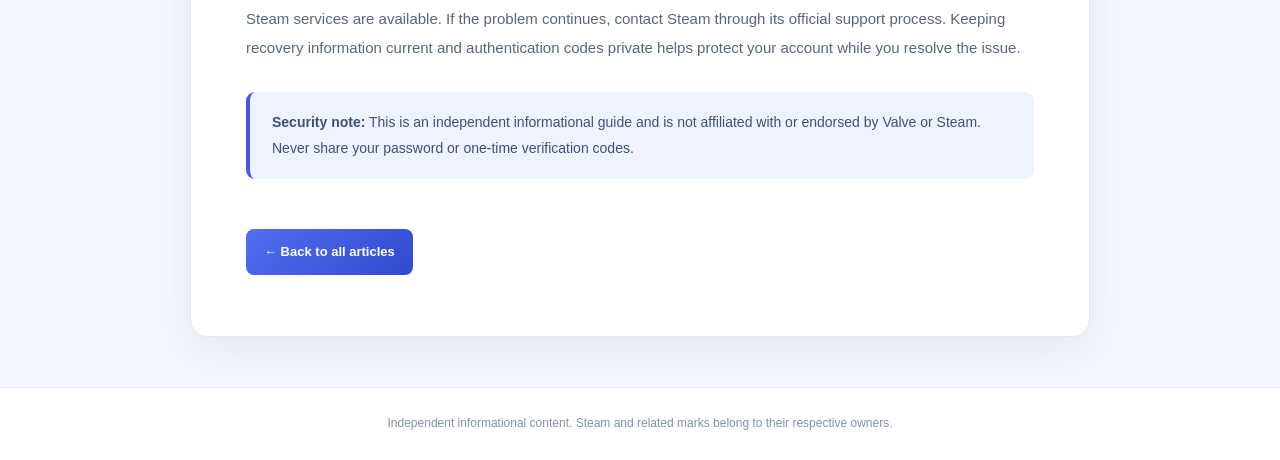
<file: how-to-complete-steam-sign-up.html>
<!doctype html>
<html lang="en"><head>
<meta charset="utf-8"><meta name="viewport" content="width=device-width, initial-scale=1">
<title>How to Complete Steam Sign Up? | Steam Help Guides</title>
<meta name="description" content="Learn practical steps for Steam sign up on Steam, including account checks, verification, browser and app troubleshooting, and security guidance.">
<meta name="robots" content="index,follow"><link rel="stylesheet" href="style.css">
</head><body>
<header class="site-header"><a class="brand" href="index.html">Steam Help Guides</a><nav><a href="index.html">All Articles</a></nav></header>
<main class="article-wrap"><p class="eyebrow">Steam help guide</p><h1>How to Complete Steam Sign Up?</h1>
<p class="updated">Keyword: Steam sign up</p>
<p>How to Complete Steam Sign Up? explains the key checks for this Steam task. The right approach depends on whether the issue involves account access, registration, verification, the Steam client, a browser page, downloads, or a Steam service. Begin by identifying exactly where the task stops, then follow the relevant checks below.</p>
<p>For account actions, use Steam's genuine website or official application. Type the known Steam website address into your browser instead of following unexpected links in messages. Never share your password, Steam Guard code, recovery code, or payment information with another person.</p>
<h2>Understand the Steam task</h2>
<p>Before changing settings, read the page or message carefully. If you are working with Steam sign up, note whether the issue appears before entering account details, after submitting them, during email or mobile verification, or while the Steam client is loading. The stage helps narrow down the cause and prevents unnecessary changes.</p>
<p>Check whether the same task works in another trusted browser or on another device you control. If it works elsewhere, the issue may be limited to the original browser, device, or application. If it fails across devices, review the account details, verification method, and Steam service availability.</p>
<h2>Check account information</h2>
<p>When sign-in is required, use the Steam account name rather than assuming the public profile name is the same. Check for typing mistakes, extra spaces, keyboard-layout differences, and Caps Lock. If you cannot remember the password, use Steam's built-in account recovery process instead of repeatedly guessing.</p>
<p>For registration or account setup, provide accurate information and use an email address you can access. Keep recovery details current so future verification and account recovery are easier. Do not create duplicate accounts to work around access to an existing account that contains purchases or game progress.</p>
<h2>Review verification and account security</h2>
<p>Steam Guard and other verification steps are designed to protect accounts. If a code is expected, check the correct email inbox or open the Steam mobile app directly. Review spam and filtered folders if an email has not arrived, and confirm that the mailbox is associated with the account. Wait briefly before requesting another code.</p>
<p>If you recently changed phones, email addresses, or security settings, follow Steam's official recovery instructions. Never give a one-time code to someone who contacts you claiming to provide support. If you suspect unauthorized access, secure the linked email account first, update its password, and then follow Steam's account recovery guidance.</p>
<h2>Troubleshoot the browser or Steam application</h2>
<p>If the problem is limited to a browser page, refresh it and try a current browser. A private browsing window can help identify whether an extension or stored session is interfering. If necessary, clear the browser cache and cookies for the affected site, then reopen the page and try again.</p>
<p>If the issue involves the desktop application, close Steam completely and reopen it. Restart the computer if the client remains stuck. Install application updates only through the official Steam client or a trusted official download route. Avoid modified clients, unofficial installers, and third-party tools that request account credentials.</p>
<h2>Check the internet connection and Steam service</h2>
<p>A weak or interrupted internet connection can prevent Steam pages and account services from loading. Confirm that other trusted websites work, then restart your router if the whole connection is affected. If only Steam is unavailable, check whether Steam is experiencing maintenance or a service interruption and try again after service is restored.</p>
<p>Do not permanently disable your firewall or antivirus to make Steam work. If a security application is blocking the client, review its notification and allow only the genuine Steam application where appropriate. On a managed work, school, or public network, ask the network administrator before changing restrictions.</p>
<h2>Use official Steam support when needed</h2>
<p>If you cannot complete the task after these checks, use Steam's official support process. Explain what you were trying to do, the exact error message, when the problem began, and which device or browser is affected. If the request concerns a purchase or account ownership, provide supporting details only through the secure official support form.</p>
<p>Steam Support should not need your password or a one-time authentication code. Be wary of people offering paid account recovery, asking you to install remote-access software, or requesting gift cards. Keep your support request factual and monitor the email address associated with the request for a reply.</p>
<h2>Helpful checks before trying again</h2>
<ul>
<li>Confirm that you are using the genuine Steam website or official application.</li>
<li>Read the complete error message and note when it appears.</li>
<li>Check your account name, password, email access, and verification method.</li>
<li>Test a different trusted browser or device to isolate a local issue.</li>
<li>Check your internet connection and whether Steam services are available.</li>
<li>Keep passwords, Steam Guard codes, and recovery codes private.</li>
</ul>
<h2>Frequently asked questions</h2>
<h3>Why can this Steam task stop working?</h3>
<p>Common causes include incorrect account details, an expired browser session, missing verification, a local application problem, an unstable connection, or a temporary Steam service interruption. The error message and the stage where it appears help identify the likely cause.</p>
<h3>Is it safe to use a third-party service for Steam account help?</h3>
<p>Use Steam's official website, application, and support process for account actions. Avoid third-party services that request passwords, authentication codes, payment, or remote access to your device.</p>
<h3>What should I do if I still cannot access my account?</h3>
<p>Use Steam's official account recovery process. If you suspect unauthorized access, secure the linked email account and follow the official instructions for recovering and protecting your Steam account.</p>
<h2>Conclusion</h2>
<p>When dealing with Steam sign up, take a careful, step-by-step approach. Identify where the issue occurs, check the relevant account or verification details, troubleshoot the browser or application, and confirm that your connection and Steam services are available. If the problem continues, contact Steam through its official support process. Keeping recovery information current and authentication codes private helps protect your account while you resolve the issue.</p>
<div class="notice"><strong>Security note:</strong> This is an independent informational guide and is not affiliated with or endorsed by Valve or Steam. Never share your password or one-time verification codes.</div>

<p><a class="back-link" href="index.html">← Back to all articles</a></p></main>
<footer><p>Independent informational content. Steam and related marks belong to their respective owners.</p></footer>
<script src="script.js" defer></script></body></html>
</file>
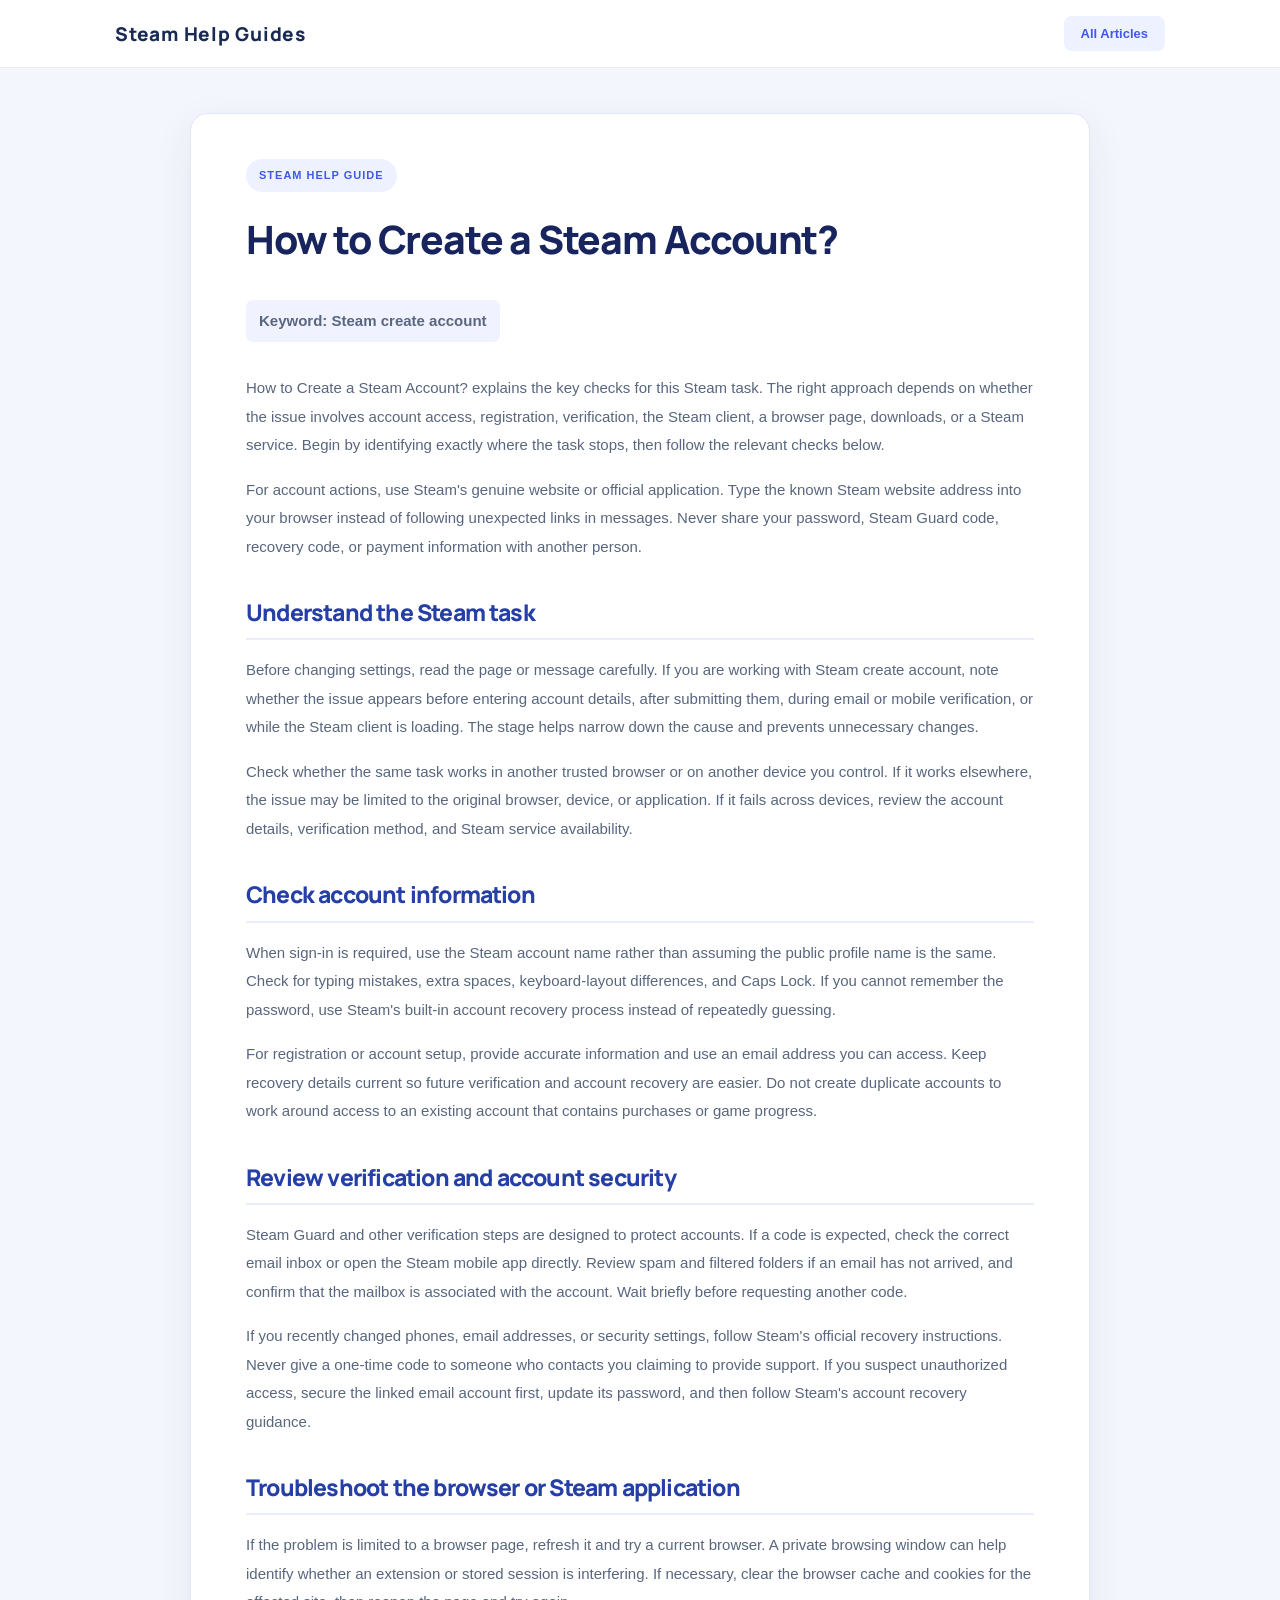
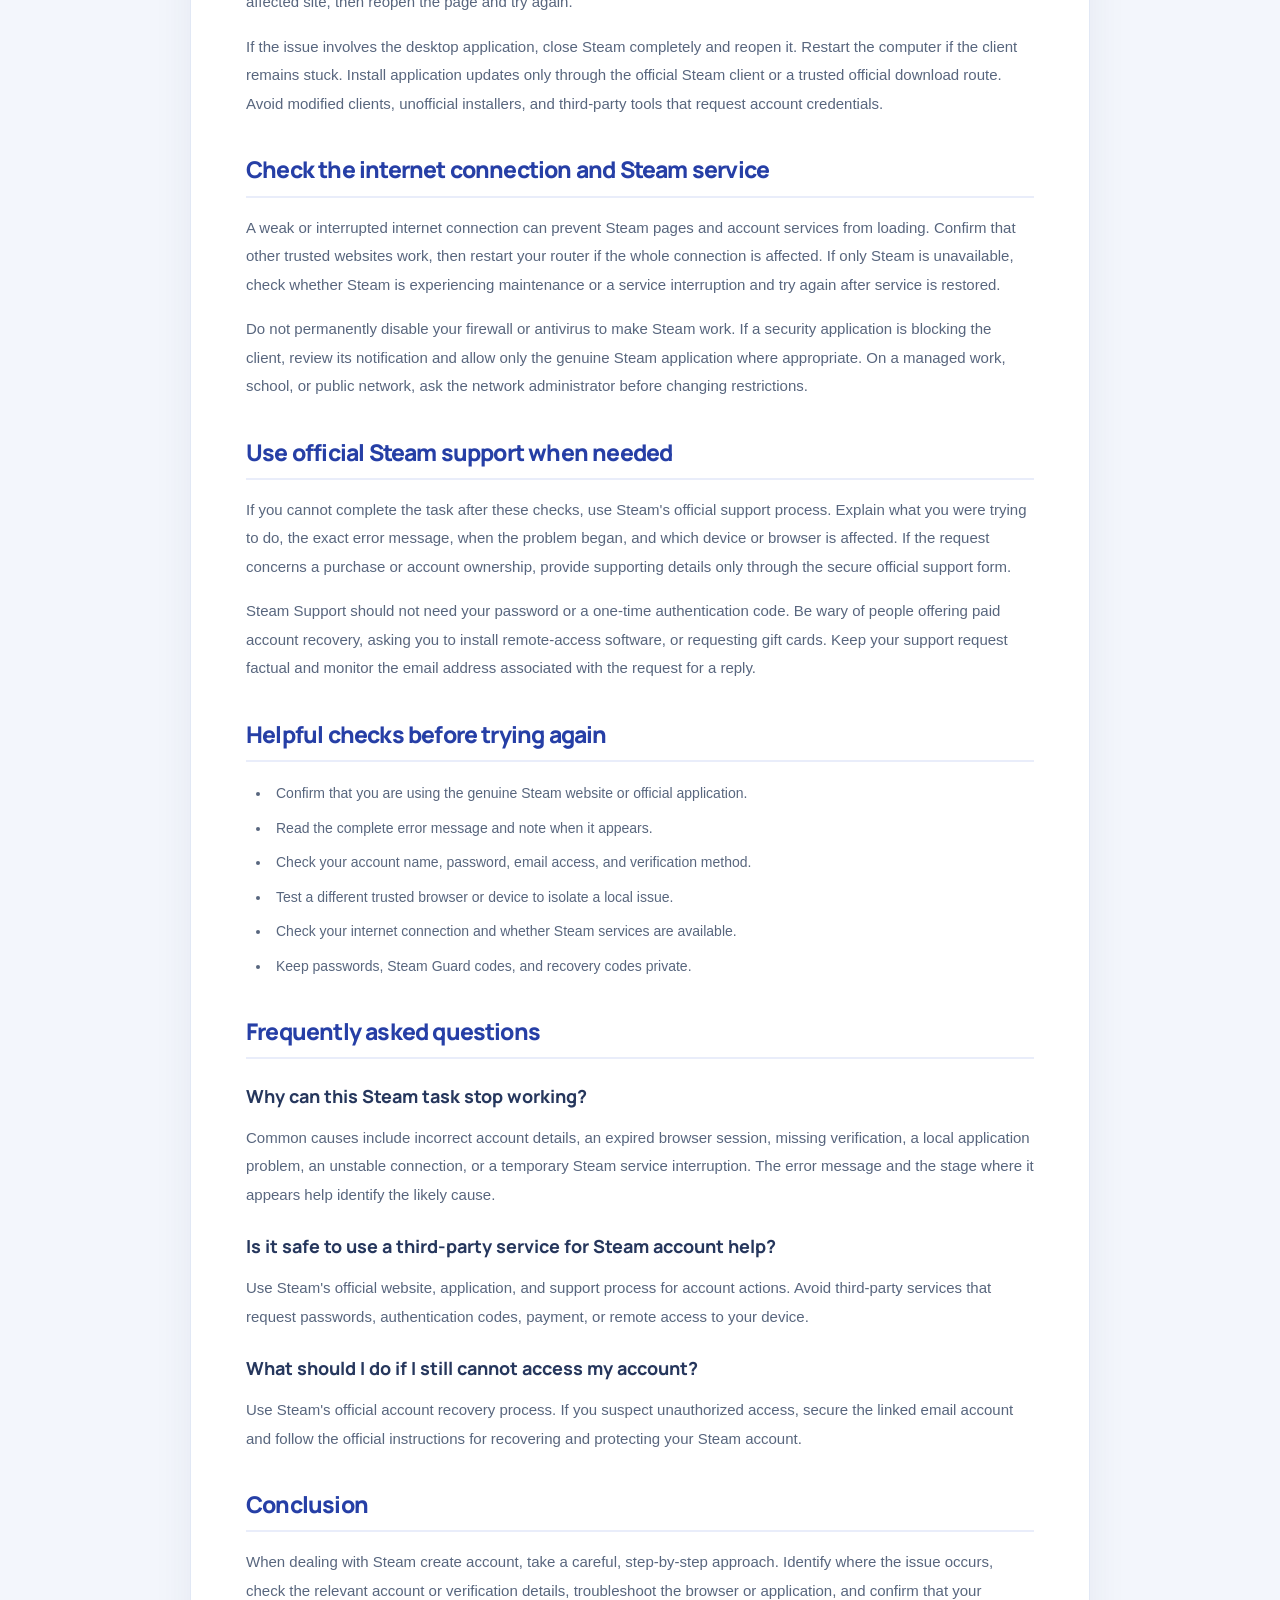
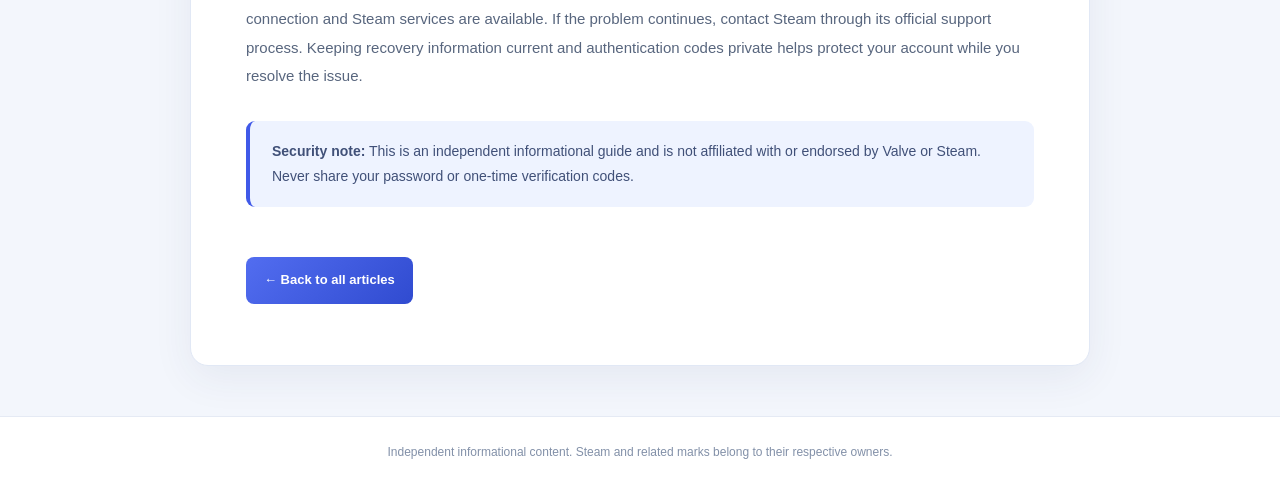
<file: how-to-create-a-steam-account.html>
<!doctype html>
<html lang="en"><head>
<meta charset="utf-8"><meta name="viewport" content="width=device-width, initial-scale=1">
<title>How to Create a Steam Account? | Steam Help Guides</title>
<meta name="description" content="Learn practical steps for Steam create account on Steam, including account checks, verification, browser and app troubleshooting, and security guidance.">
<meta name="robots" content="index,follow"><link rel="stylesheet" href="style.css">
</head><body>
<header class="site-header"><a class="brand" href="index.html">Steam Help Guides</a><nav><a href="index.html">All Articles</a></nav></header>
<main class="article-wrap"><p class="eyebrow">Steam help guide</p><h1>How to Create a Steam Account?</h1>
<p class="updated">Keyword: Steam create account</p>
<p>How to Create a Steam Account? explains the key checks for this Steam task. The right approach depends on whether the issue involves account access, registration, verification, the Steam client, a browser page, downloads, or a Steam service. Begin by identifying exactly where the task stops, then follow the relevant checks below.</p>
<p>For account actions, use Steam's genuine website or official application. Type the known Steam website address into your browser instead of following unexpected links in messages. Never share your password, Steam Guard code, recovery code, or payment information with another person.</p>
<h2>Understand the Steam task</h2>
<p>Before changing settings, read the page or message carefully. If you are working with Steam create account, note whether the issue appears before entering account details, after submitting them, during email or mobile verification, or while the Steam client is loading. The stage helps narrow down the cause and prevents unnecessary changes.</p>
<p>Check whether the same task works in another trusted browser or on another device you control. If it works elsewhere, the issue may be limited to the original browser, device, or application. If it fails across devices, review the account details, verification method, and Steam service availability.</p>
<h2>Check account information</h2>
<p>When sign-in is required, use the Steam account name rather than assuming the public profile name is the same. Check for typing mistakes, extra spaces, keyboard-layout differences, and Caps Lock. If you cannot remember the password, use Steam's built-in account recovery process instead of repeatedly guessing.</p>
<p>For registration or account setup, provide accurate information and use an email address you can access. Keep recovery details current so future verification and account recovery are easier. Do not create duplicate accounts to work around access to an existing account that contains purchases or game progress.</p>
<h2>Review verification and account security</h2>
<p>Steam Guard and other verification steps are designed to protect accounts. If a code is expected, check the correct email inbox or open the Steam mobile app directly. Review spam and filtered folders if an email has not arrived, and confirm that the mailbox is associated with the account. Wait briefly before requesting another code.</p>
<p>If you recently changed phones, email addresses, or security settings, follow Steam's official recovery instructions. Never give a one-time code to someone who contacts you claiming to provide support. If you suspect unauthorized access, secure the linked email account first, update its password, and then follow Steam's account recovery guidance.</p>
<h2>Troubleshoot the browser or Steam application</h2>
<p>If the problem is limited to a browser page, refresh it and try a current browser. A private browsing window can help identify whether an extension or stored session is interfering. If necessary, clear the browser cache and cookies for the affected site, then reopen the page and try again.</p>
<p>If the issue involves the desktop application, close Steam completely and reopen it. Restart the computer if the client remains stuck. Install application updates only through the official Steam client or a trusted official download route. Avoid modified clients, unofficial installers, and third-party tools that request account credentials.</p>
<h2>Check the internet connection and Steam service</h2>
<p>A weak or interrupted internet connection can prevent Steam pages and account services from loading. Confirm that other trusted websites work, then restart your router if the whole connection is affected. If only Steam is unavailable, check whether Steam is experiencing maintenance or a service interruption and try again after service is restored.</p>
<p>Do not permanently disable your firewall or antivirus to make Steam work. If a security application is blocking the client, review its notification and allow only the genuine Steam application where appropriate. On a managed work, school, or public network, ask the network administrator before changing restrictions.</p>
<h2>Use official Steam support when needed</h2>
<p>If you cannot complete the task after these checks, use Steam's official support process. Explain what you were trying to do, the exact error message, when the problem began, and which device or browser is affected. If the request concerns a purchase or account ownership, provide supporting details only through the secure official support form.</p>
<p>Steam Support should not need your password or a one-time authentication code. Be wary of people offering paid account recovery, asking you to install remote-access software, or requesting gift cards. Keep your support request factual and monitor the email address associated with the request for a reply.</p>
<h2>Helpful checks before trying again</h2>
<ul>
<li>Confirm that you are using the genuine Steam website or official application.</li>
<li>Read the complete error message and note when it appears.</li>
<li>Check your account name, password, email access, and verification method.</li>
<li>Test a different trusted browser or device to isolate a local issue.</li>
<li>Check your internet connection and whether Steam services are available.</li>
<li>Keep passwords, Steam Guard codes, and recovery codes private.</li>
</ul>
<h2>Frequently asked questions</h2>
<h3>Why can this Steam task stop working?</h3>
<p>Common causes include incorrect account details, an expired browser session, missing verification, a local application problem, an unstable connection, or a temporary Steam service interruption. The error message and the stage where it appears help identify the likely cause.</p>
<h3>Is it safe to use a third-party service for Steam account help?</h3>
<p>Use Steam's official website, application, and support process for account actions. Avoid third-party services that request passwords, authentication codes, payment, or remote access to your device.</p>
<h3>What should I do if I still cannot access my account?</h3>
<p>Use Steam's official account recovery process. If you suspect unauthorized access, secure the linked email account and follow the official instructions for recovering and protecting your Steam account.</p>
<h2>Conclusion</h2>
<p>When dealing with Steam create account, take a careful, step-by-step approach. Identify where the issue occurs, check the relevant account or verification details, troubleshoot the browser or application, and confirm that your connection and Steam services are available. If the problem continues, contact Steam through its official support process. Keeping recovery information current and authentication codes private helps protect your account while you resolve the issue.</p>
<div class="notice"><strong>Security note:</strong> This is an independent informational guide and is not affiliated with or endorsed by Valve or Steam. Never share your password or one-time verification codes.</div>

<p><a class="back-link" href="index.html">← Back to all articles</a></p></main>
<footer><p>Independent informational content. Steam and related marks belong to their respective owners.</p></footer>
<script src="script.js" defer></script></body></html>
</file>
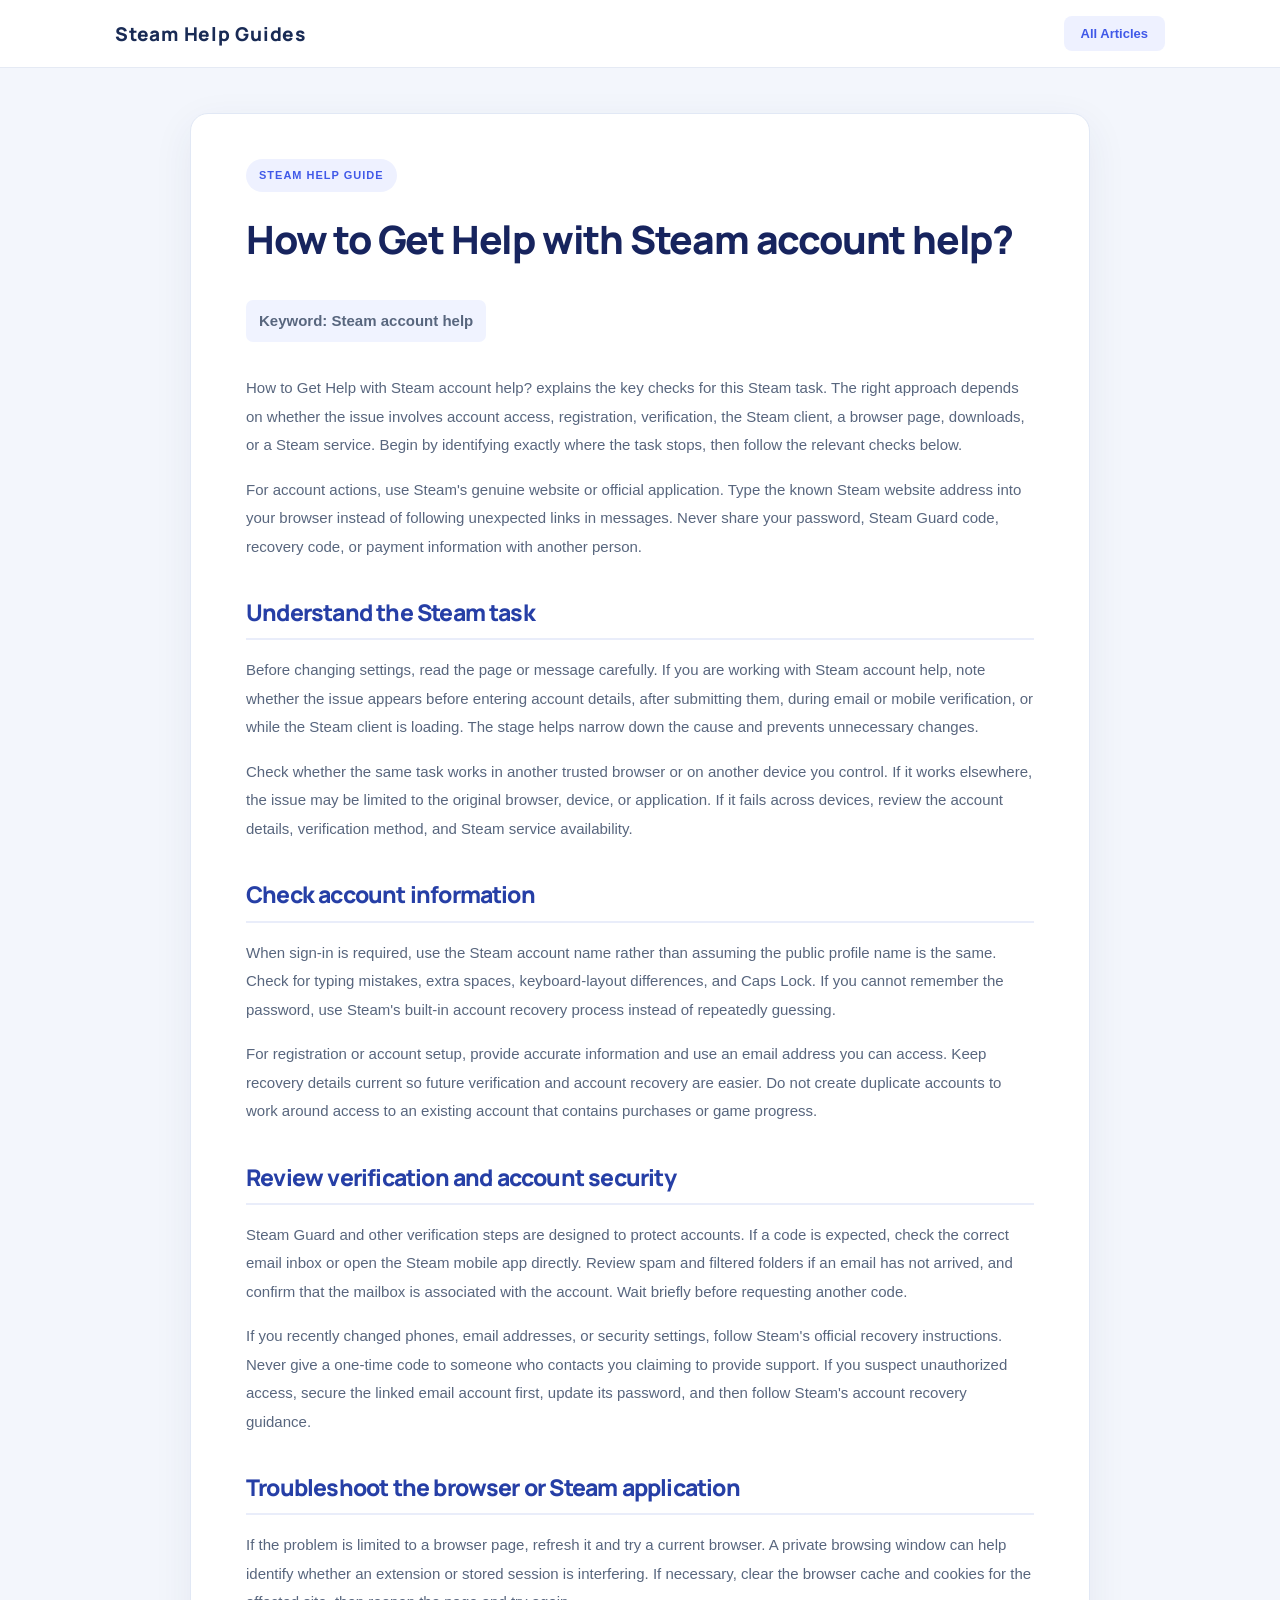
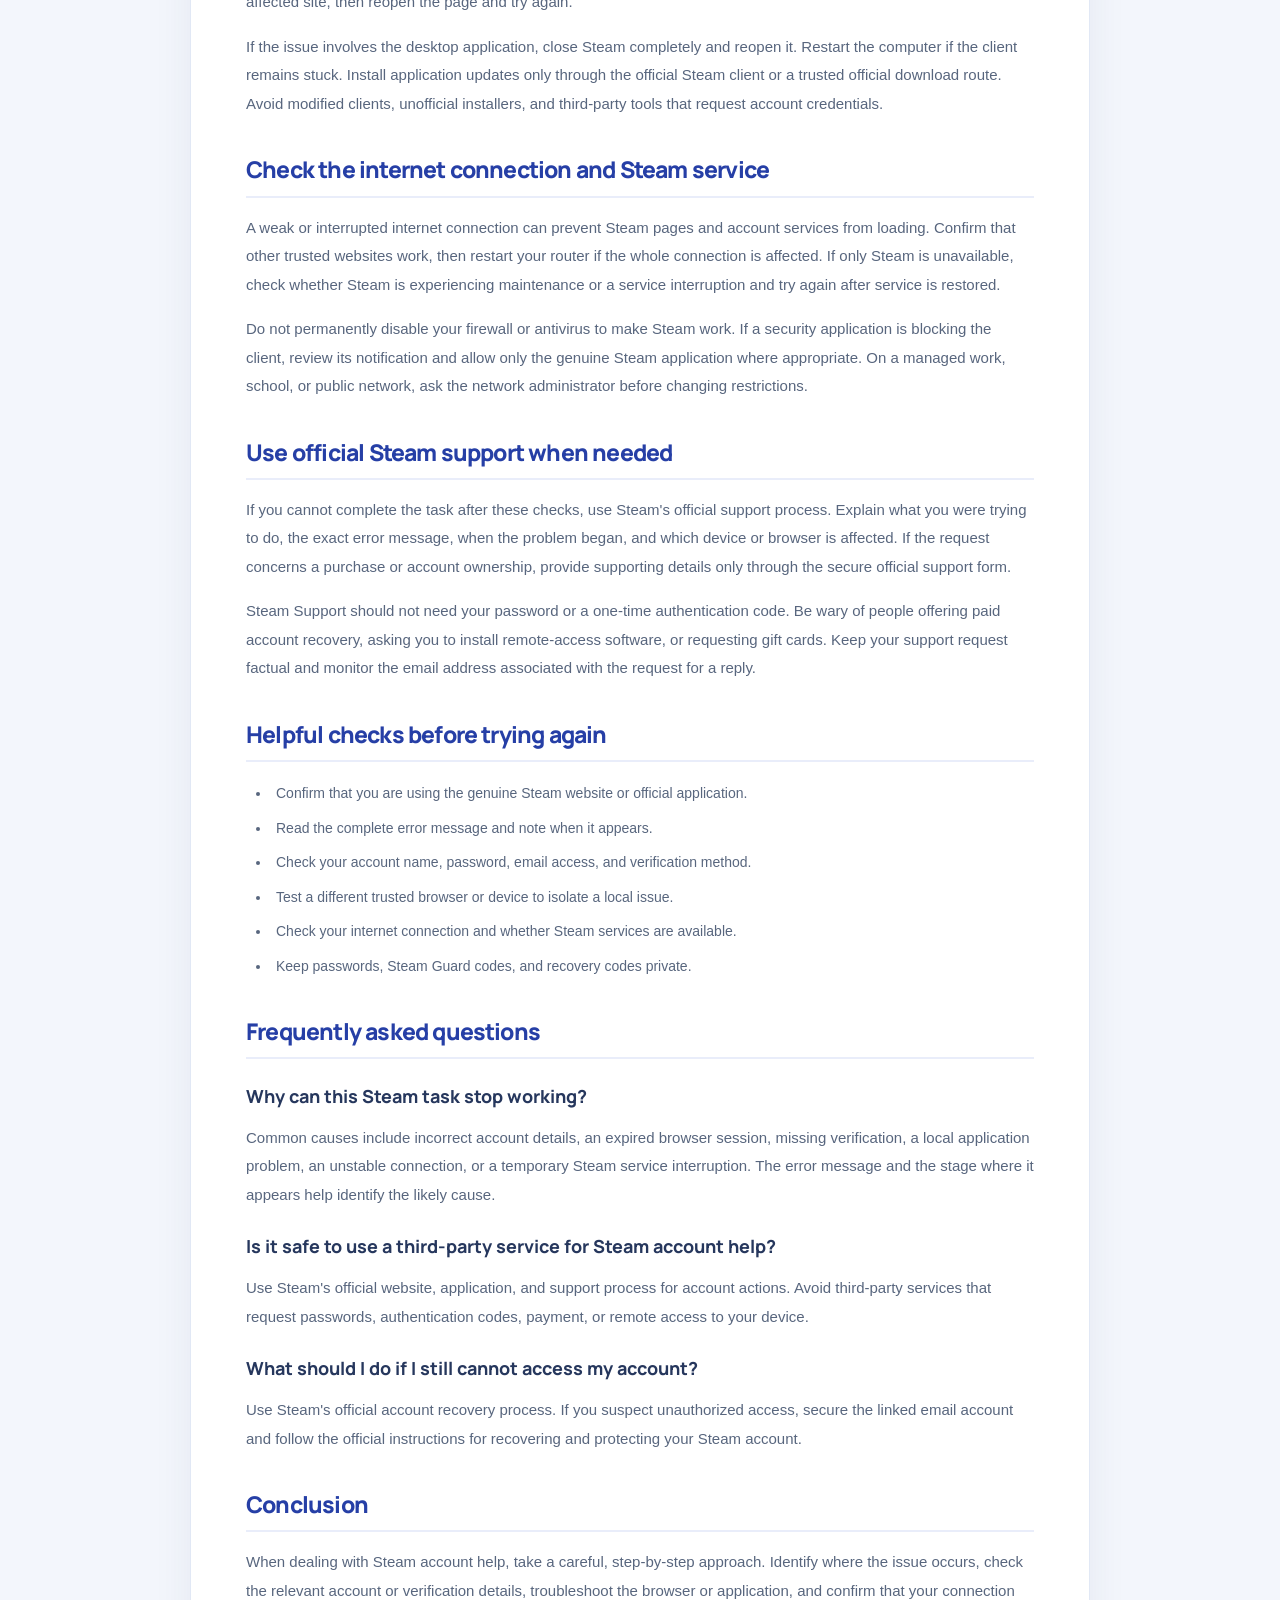
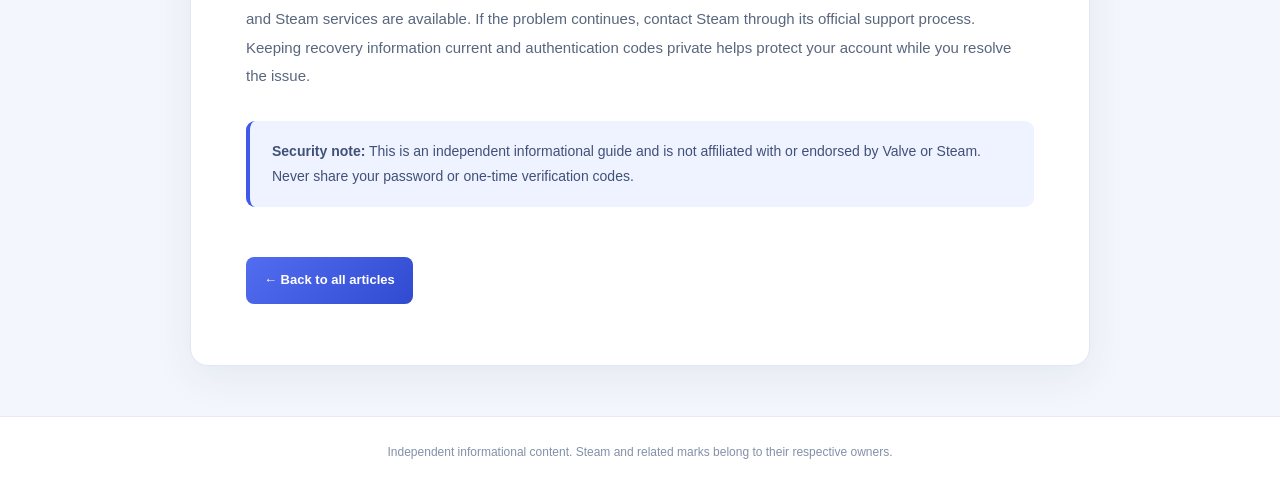
<file: how-to-get-help-with-steam-account-help.html>
<!doctype html>
<html lang="en"><head>
<meta charset="utf-8"><meta name="viewport" content="width=device-width, initial-scale=1">
<title>How to Get Help with Steam account help? | Steam Help Guides</title>
<meta name="description" content="Learn practical steps for Steam account help on Steam, including account checks, verification, browser and app troubleshooting, and security guidance.">
<meta name="robots" content="index,follow"><link rel="stylesheet" href="style.css">
</head><body>
<header class="site-header"><a class="brand" href="index.html">Steam Help Guides</a><nav><a href="index.html">All Articles</a></nav></header>
<main class="article-wrap"><p class="eyebrow">Steam help guide</p><h1>How to Get Help with Steam account help?</h1>
<p class="updated">Keyword: Steam account help</p>
<p>How to Get Help with Steam account help? explains the key checks for this Steam task. The right approach depends on whether the issue involves account access, registration, verification, the Steam client, a browser page, downloads, or a Steam service. Begin by identifying exactly where the task stops, then follow the relevant checks below.</p>
<p>For account actions, use Steam's genuine website or official application. Type the known Steam website address into your browser instead of following unexpected links in messages. Never share your password, Steam Guard code, recovery code, or payment information with another person.</p>
<h2>Understand the Steam task</h2>
<p>Before changing settings, read the page or message carefully. If you are working with Steam account help, note whether the issue appears before entering account details, after submitting them, during email or mobile verification, or while the Steam client is loading. The stage helps narrow down the cause and prevents unnecessary changes.</p>
<p>Check whether the same task works in another trusted browser or on another device you control. If it works elsewhere, the issue may be limited to the original browser, device, or application. If it fails across devices, review the account details, verification method, and Steam service availability.</p>
<h2>Check account information</h2>
<p>When sign-in is required, use the Steam account name rather than assuming the public profile name is the same. Check for typing mistakes, extra spaces, keyboard-layout differences, and Caps Lock. If you cannot remember the password, use Steam's built-in account recovery process instead of repeatedly guessing.</p>
<p>For registration or account setup, provide accurate information and use an email address you can access. Keep recovery details current so future verification and account recovery are easier. Do not create duplicate accounts to work around access to an existing account that contains purchases or game progress.</p>
<h2>Review verification and account security</h2>
<p>Steam Guard and other verification steps are designed to protect accounts. If a code is expected, check the correct email inbox or open the Steam mobile app directly. Review spam and filtered folders if an email has not arrived, and confirm that the mailbox is associated with the account. Wait briefly before requesting another code.</p>
<p>If you recently changed phones, email addresses, or security settings, follow Steam's official recovery instructions. Never give a one-time code to someone who contacts you claiming to provide support. If you suspect unauthorized access, secure the linked email account first, update its password, and then follow Steam's account recovery guidance.</p>
<h2>Troubleshoot the browser or Steam application</h2>
<p>If the problem is limited to a browser page, refresh it and try a current browser. A private browsing window can help identify whether an extension or stored session is interfering. If necessary, clear the browser cache and cookies for the affected site, then reopen the page and try again.</p>
<p>If the issue involves the desktop application, close Steam completely and reopen it. Restart the computer if the client remains stuck. Install application updates only through the official Steam client or a trusted official download route. Avoid modified clients, unofficial installers, and third-party tools that request account credentials.</p>
<h2>Check the internet connection and Steam service</h2>
<p>A weak or interrupted internet connection can prevent Steam pages and account services from loading. Confirm that other trusted websites work, then restart your router if the whole connection is affected. If only Steam is unavailable, check whether Steam is experiencing maintenance or a service interruption and try again after service is restored.</p>
<p>Do not permanently disable your firewall or antivirus to make Steam work. If a security application is blocking the client, review its notification and allow only the genuine Steam application where appropriate. On a managed work, school, or public network, ask the network administrator before changing restrictions.</p>
<h2>Use official Steam support when needed</h2>
<p>If you cannot complete the task after these checks, use Steam's official support process. Explain what you were trying to do, the exact error message, when the problem began, and which device or browser is affected. If the request concerns a purchase or account ownership, provide supporting details only through the secure official support form.</p>
<p>Steam Support should not need your password or a one-time authentication code. Be wary of people offering paid account recovery, asking you to install remote-access software, or requesting gift cards. Keep your support request factual and monitor the email address associated with the request for a reply.</p>
<h2>Helpful checks before trying again</h2>
<ul>
<li>Confirm that you are using the genuine Steam website or official application.</li>
<li>Read the complete error message and note when it appears.</li>
<li>Check your account name, password, email access, and verification method.</li>
<li>Test a different trusted browser or device to isolate a local issue.</li>
<li>Check your internet connection and whether Steam services are available.</li>
<li>Keep passwords, Steam Guard codes, and recovery codes private.</li>
</ul>
<h2>Frequently asked questions</h2>
<h3>Why can this Steam task stop working?</h3>
<p>Common causes include incorrect account details, an expired browser session, missing verification, a local application problem, an unstable connection, or a temporary Steam service interruption. The error message and the stage where it appears help identify the likely cause.</p>
<h3>Is it safe to use a third-party service for Steam account help?</h3>
<p>Use Steam's official website, application, and support process for account actions. Avoid third-party services that request passwords, authentication codes, payment, or remote access to your device.</p>
<h3>What should I do if I still cannot access my account?</h3>
<p>Use Steam's official account recovery process. If you suspect unauthorized access, secure the linked email account and follow the official instructions for recovering and protecting your Steam account.</p>
<h2>Conclusion</h2>
<p>When dealing with Steam account help, take a careful, step-by-step approach. Identify where the issue occurs, check the relevant account or verification details, troubleshoot the browser or application, and confirm that your connection and Steam services are available. If the problem continues, contact Steam through its official support process. Keeping recovery information current and authentication codes private helps protect your account while you resolve the issue.</p>
<div class="notice"><strong>Security note:</strong> This is an independent informational guide and is not affiliated with or endorsed by Valve or Steam. Never share your password or one-time verification codes.</div>

<p><a class="back-link" href="index.html">← Back to all articles</a></p></main>
<footer><p>Independent informational content. Steam and related marks belong to their respective owners.</p></footer>
<script src="script.js" defer></script></body></html>
</file>
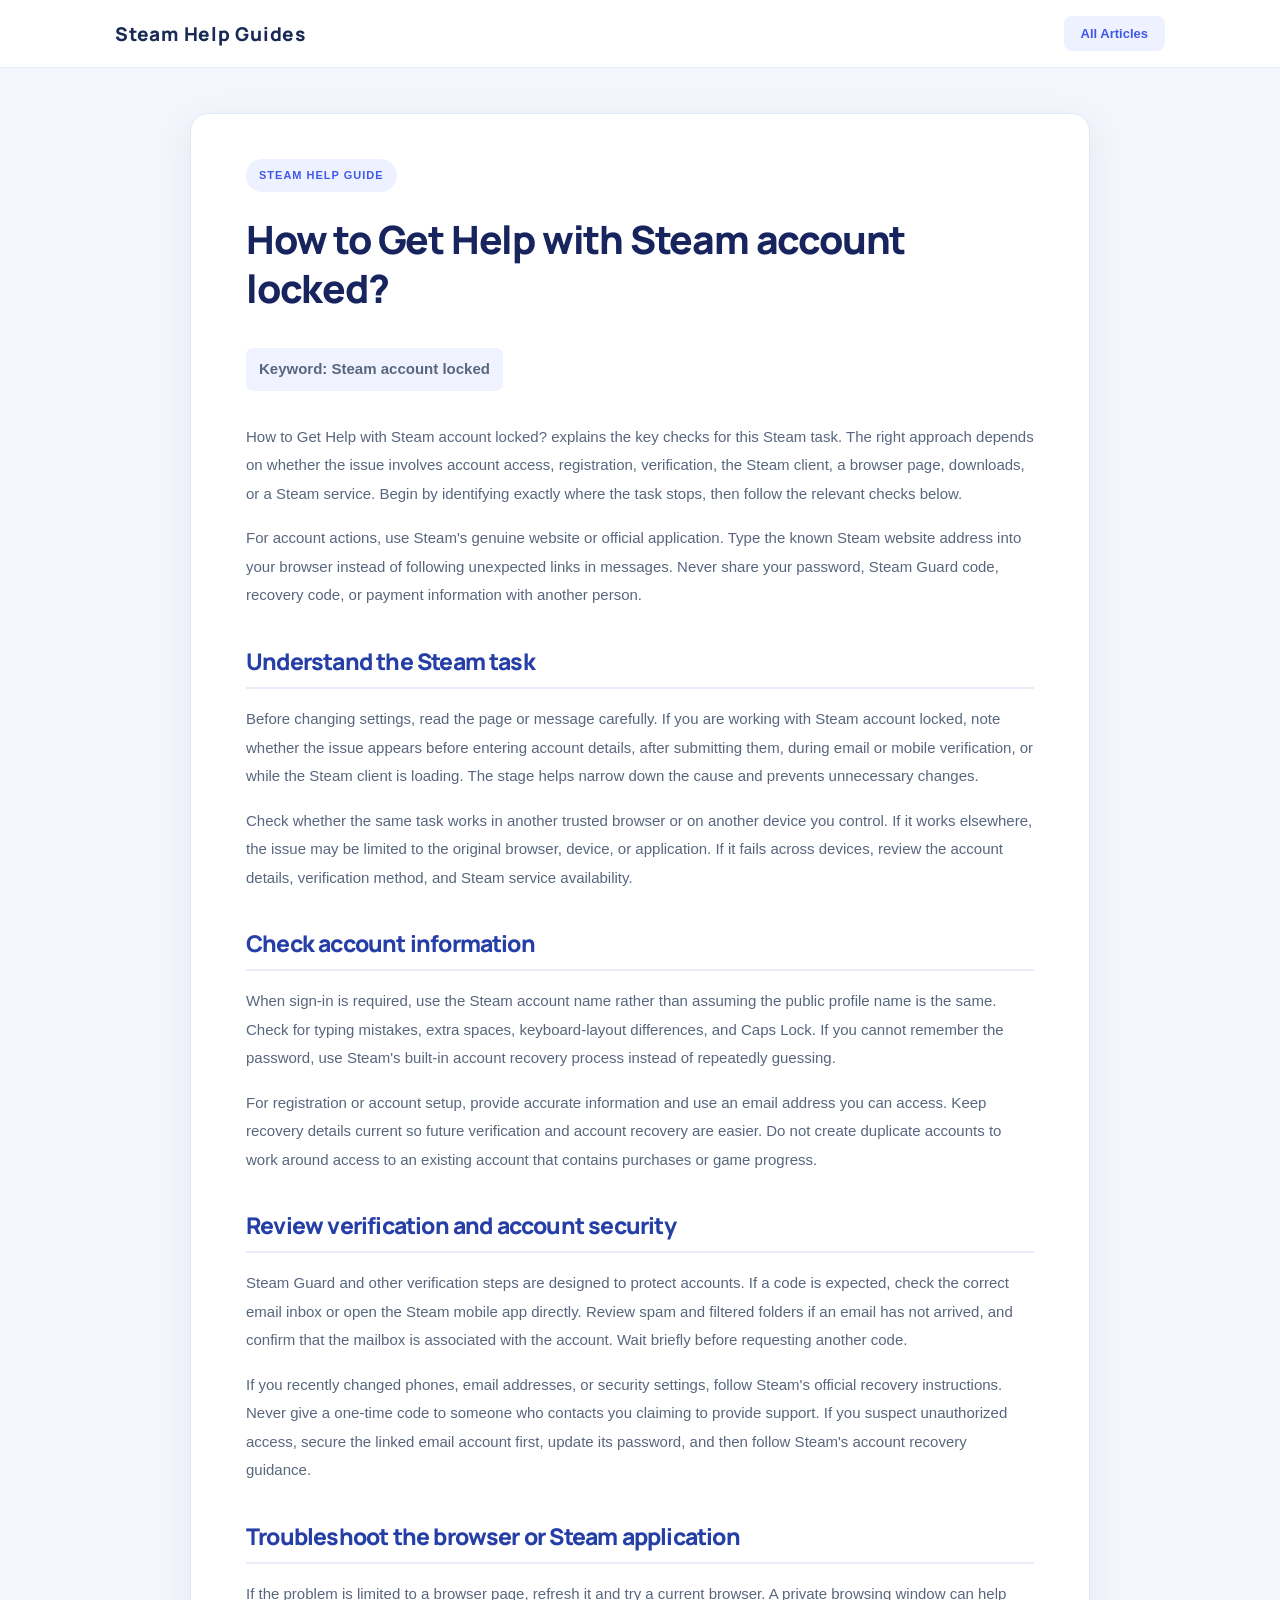
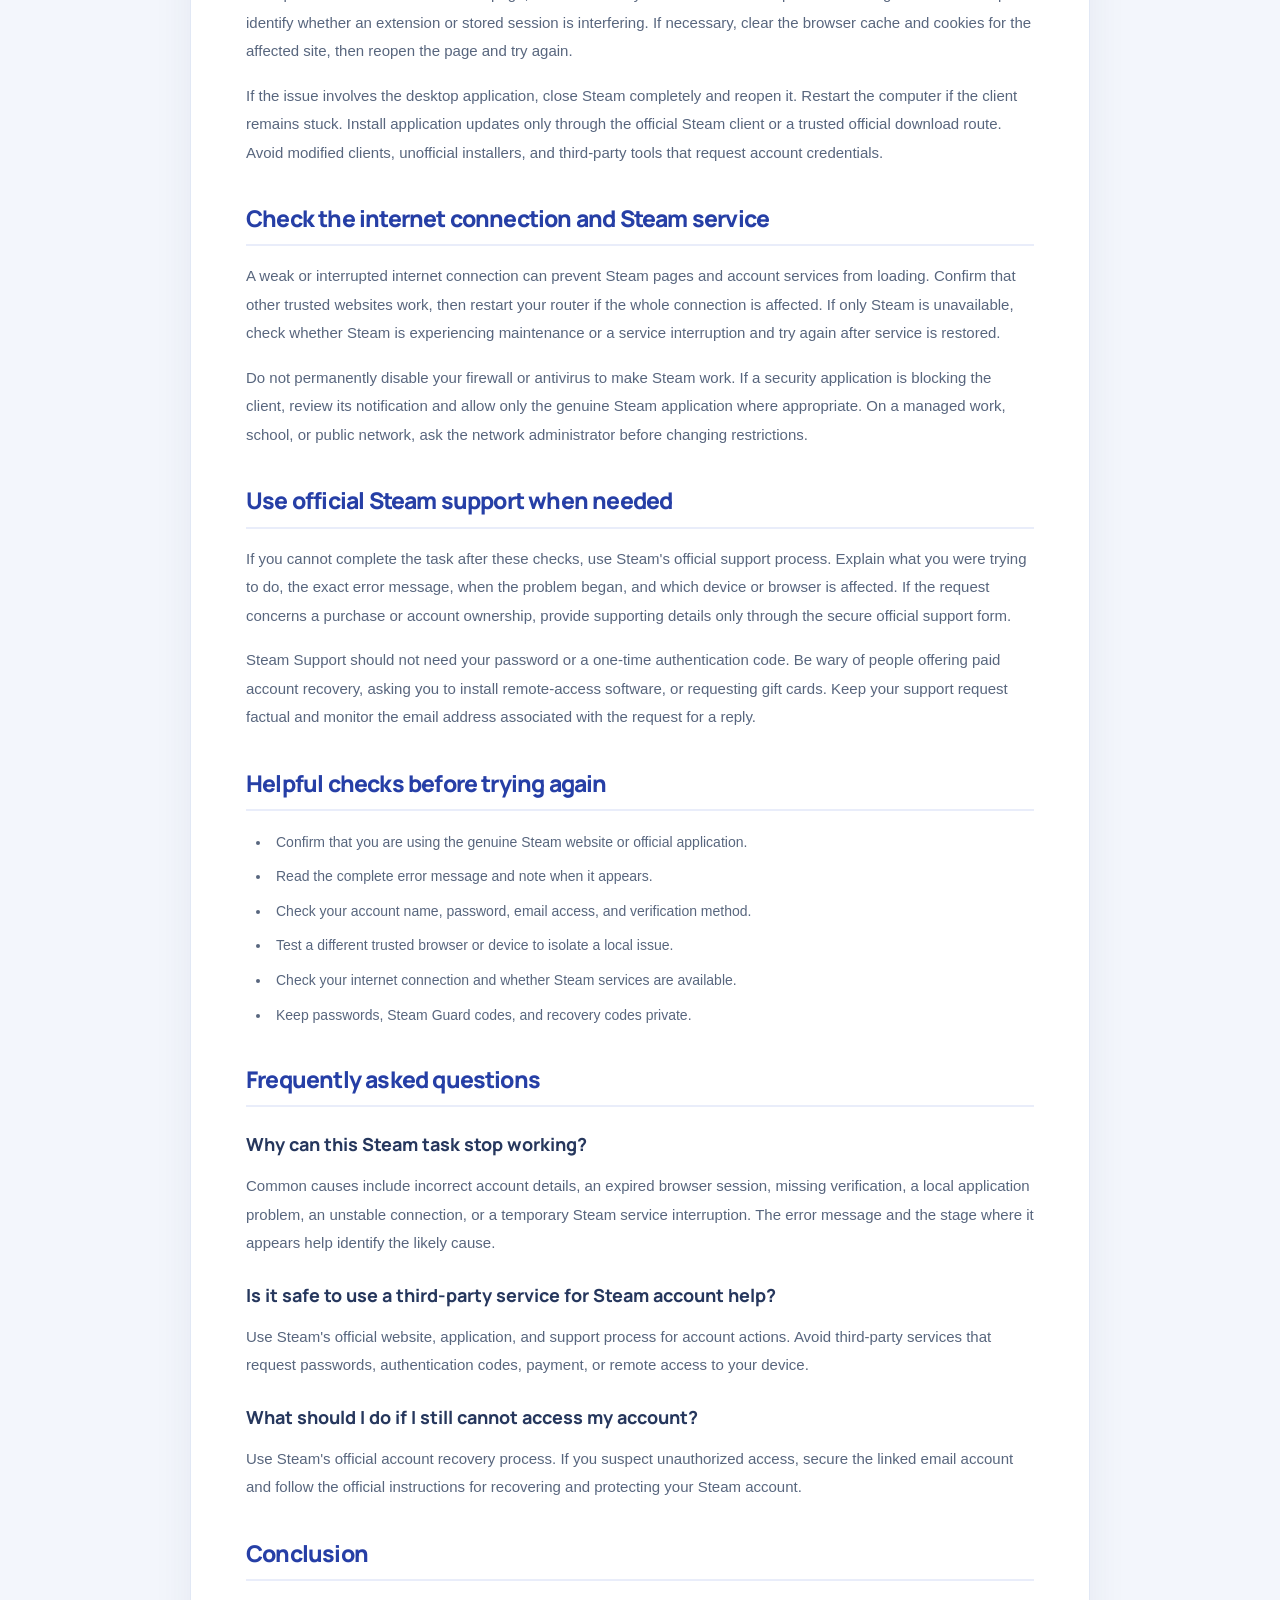
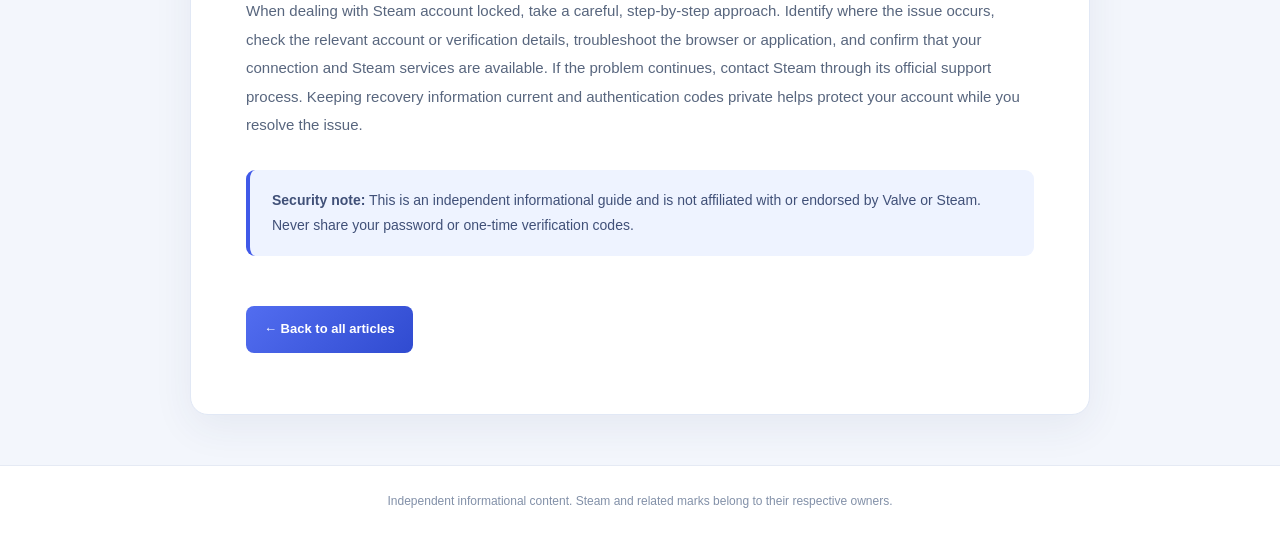
<file: how-to-get-help-with-steam-account-locked.html>
<!doctype html>
<html lang="en"><head>
<meta charset="utf-8"><meta name="viewport" content="width=device-width, initial-scale=1">
<title>How to Get Help with Steam account locked? | Steam Help Guides</title>
<meta name="description" content="Learn practical steps for Steam account locked on Steam, including account checks, verification, browser and app troubleshooting, and security guidance.">
<meta name="robots" content="index,follow"><link rel="stylesheet" href="style.css">
</head><body>
<header class="site-header"><a class="brand" href="index.html">Steam Help Guides</a><nav><a href="index.html">All Articles</a></nav></header>
<main class="article-wrap"><p class="eyebrow">Steam help guide</p><h1>How to Get Help with Steam account locked?</h1>
<p class="updated">Keyword: Steam account locked</p>
<p>How to Get Help with Steam account locked? explains the key checks for this Steam task. The right approach depends on whether the issue involves account access, registration, verification, the Steam client, a browser page, downloads, or a Steam service. Begin by identifying exactly where the task stops, then follow the relevant checks below.</p>
<p>For account actions, use Steam's genuine website or official application. Type the known Steam website address into your browser instead of following unexpected links in messages. Never share your password, Steam Guard code, recovery code, or payment information with another person.</p>
<h2>Understand the Steam task</h2>
<p>Before changing settings, read the page or message carefully. If you are working with Steam account locked, note whether the issue appears before entering account details, after submitting them, during email or mobile verification, or while the Steam client is loading. The stage helps narrow down the cause and prevents unnecessary changes.</p>
<p>Check whether the same task works in another trusted browser or on another device you control. If it works elsewhere, the issue may be limited to the original browser, device, or application. If it fails across devices, review the account details, verification method, and Steam service availability.</p>
<h2>Check account information</h2>
<p>When sign-in is required, use the Steam account name rather than assuming the public profile name is the same. Check for typing mistakes, extra spaces, keyboard-layout differences, and Caps Lock. If you cannot remember the password, use Steam's built-in account recovery process instead of repeatedly guessing.</p>
<p>For registration or account setup, provide accurate information and use an email address you can access. Keep recovery details current so future verification and account recovery are easier. Do not create duplicate accounts to work around access to an existing account that contains purchases or game progress.</p>
<h2>Review verification and account security</h2>
<p>Steam Guard and other verification steps are designed to protect accounts. If a code is expected, check the correct email inbox or open the Steam mobile app directly. Review spam and filtered folders if an email has not arrived, and confirm that the mailbox is associated with the account. Wait briefly before requesting another code.</p>
<p>If you recently changed phones, email addresses, or security settings, follow Steam's official recovery instructions. Never give a one-time code to someone who contacts you claiming to provide support. If you suspect unauthorized access, secure the linked email account first, update its password, and then follow Steam's account recovery guidance.</p>
<h2>Troubleshoot the browser or Steam application</h2>
<p>If the problem is limited to a browser page, refresh it and try a current browser. A private browsing window can help identify whether an extension or stored session is interfering. If necessary, clear the browser cache and cookies for the affected site, then reopen the page and try again.</p>
<p>If the issue involves the desktop application, close Steam completely and reopen it. Restart the computer if the client remains stuck. Install application updates only through the official Steam client or a trusted official download route. Avoid modified clients, unofficial installers, and third-party tools that request account credentials.</p>
<h2>Check the internet connection and Steam service</h2>
<p>A weak or interrupted internet connection can prevent Steam pages and account services from loading. Confirm that other trusted websites work, then restart your router if the whole connection is affected. If only Steam is unavailable, check whether Steam is experiencing maintenance or a service interruption and try again after service is restored.</p>
<p>Do not permanently disable your firewall or antivirus to make Steam work. If a security application is blocking the client, review its notification and allow only the genuine Steam application where appropriate. On a managed work, school, or public network, ask the network administrator before changing restrictions.</p>
<h2>Use official Steam support when needed</h2>
<p>If you cannot complete the task after these checks, use Steam's official support process. Explain what you were trying to do, the exact error message, when the problem began, and which device or browser is affected. If the request concerns a purchase or account ownership, provide supporting details only through the secure official support form.</p>
<p>Steam Support should not need your password or a one-time authentication code. Be wary of people offering paid account recovery, asking you to install remote-access software, or requesting gift cards. Keep your support request factual and monitor the email address associated with the request for a reply.</p>
<h2>Helpful checks before trying again</h2>
<ul>
<li>Confirm that you are using the genuine Steam website or official application.</li>
<li>Read the complete error message and note when it appears.</li>
<li>Check your account name, password, email access, and verification method.</li>
<li>Test a different trusted browser or device to isolate a local issue.</li>
<li>Check your internet connection and whether Steam services are available.</li>
<li>Keep passwords, Steam Guard codes, and recovery codes private.</li>
</ul>
<h2>Frequently asked questions</h2>
<h3>Why can this Steam task stop working?</h3>
<p>Common causes include incorrect account details, an expired browser session, missing verification, a local application problem, an unstable connection, or a temporary Steam service interruption. The error message and the stage where it appears help identify the likely cause.</p>
<h3>Is it safe to use a third-party service for Steam account help?</h3>
<p>Use Steam's official website, application, and support process for account actions. Avoid third-party services that request passwords, authentication codes, payment, or remote access to your device.</p>
<h3>What should I do if I still cannot access my account?</h3>
<p>Use Steam's official account recovery process. If you suspect unauthorized access, secure the linked email account and follow the official instructions for recovering and protecting your Steam account.</p>
<h2>Conclusion</h2>
<p>When dealing with Steam account locked, take a careful, step-by-step approach. Identify where the issue occurs, check the relevant account or verification details, troubleshoot the browser or application, and confirm that your connection and Steam services are available. If the problem continues, contact Steam through its official support process. Keeping recovery information current and authentication codes private helps protect your account while you resolve the issue.</p>
<div class="notice"><strong>Security note:</strong> This is an independent informational guide and is not affiliated with or endorsed by Valve or Steam. Never share your password or one-time verification codes.</div>

<p><a class="back-link" href="index.html">← Back to all articles</a></p></main>
<footer><p>Independent informational content. Steam and related marks belong to their respective owners.</p></footer>
<script src="script.js" defer></script></body></html>
</file>
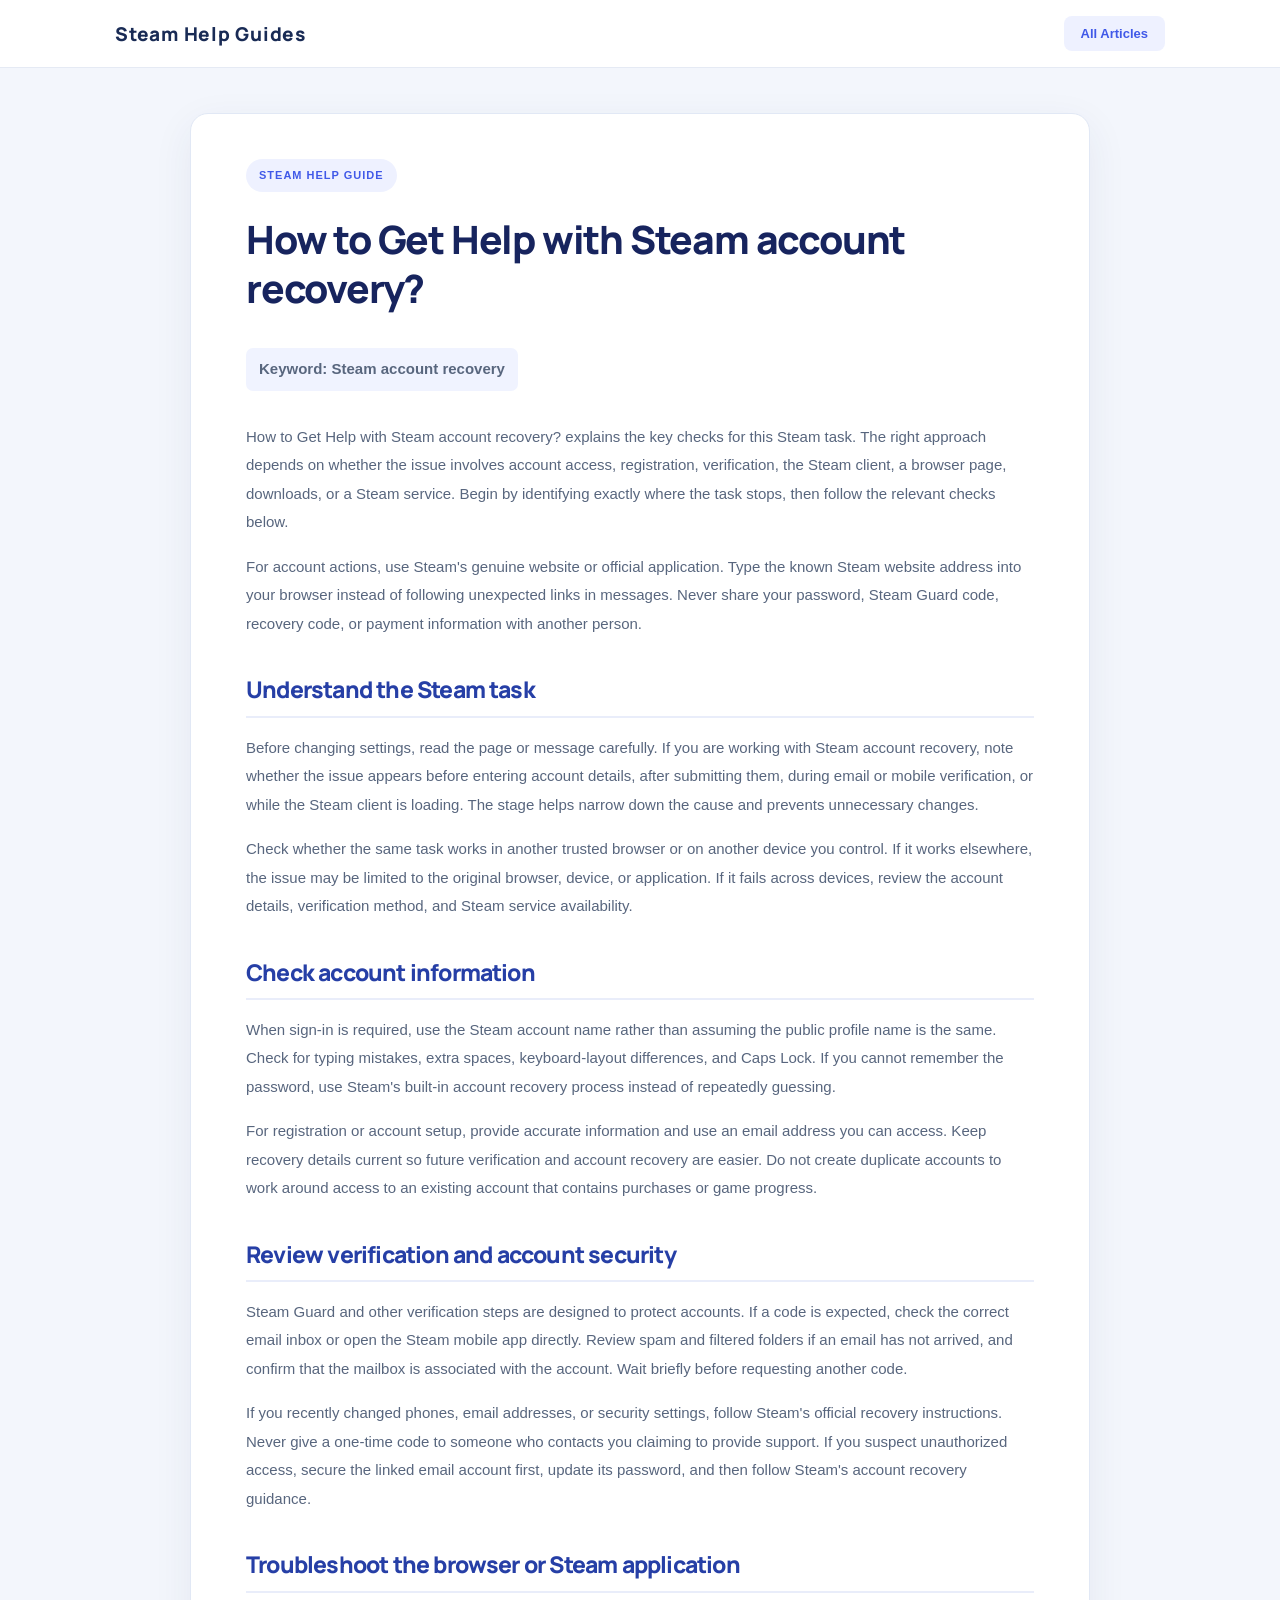
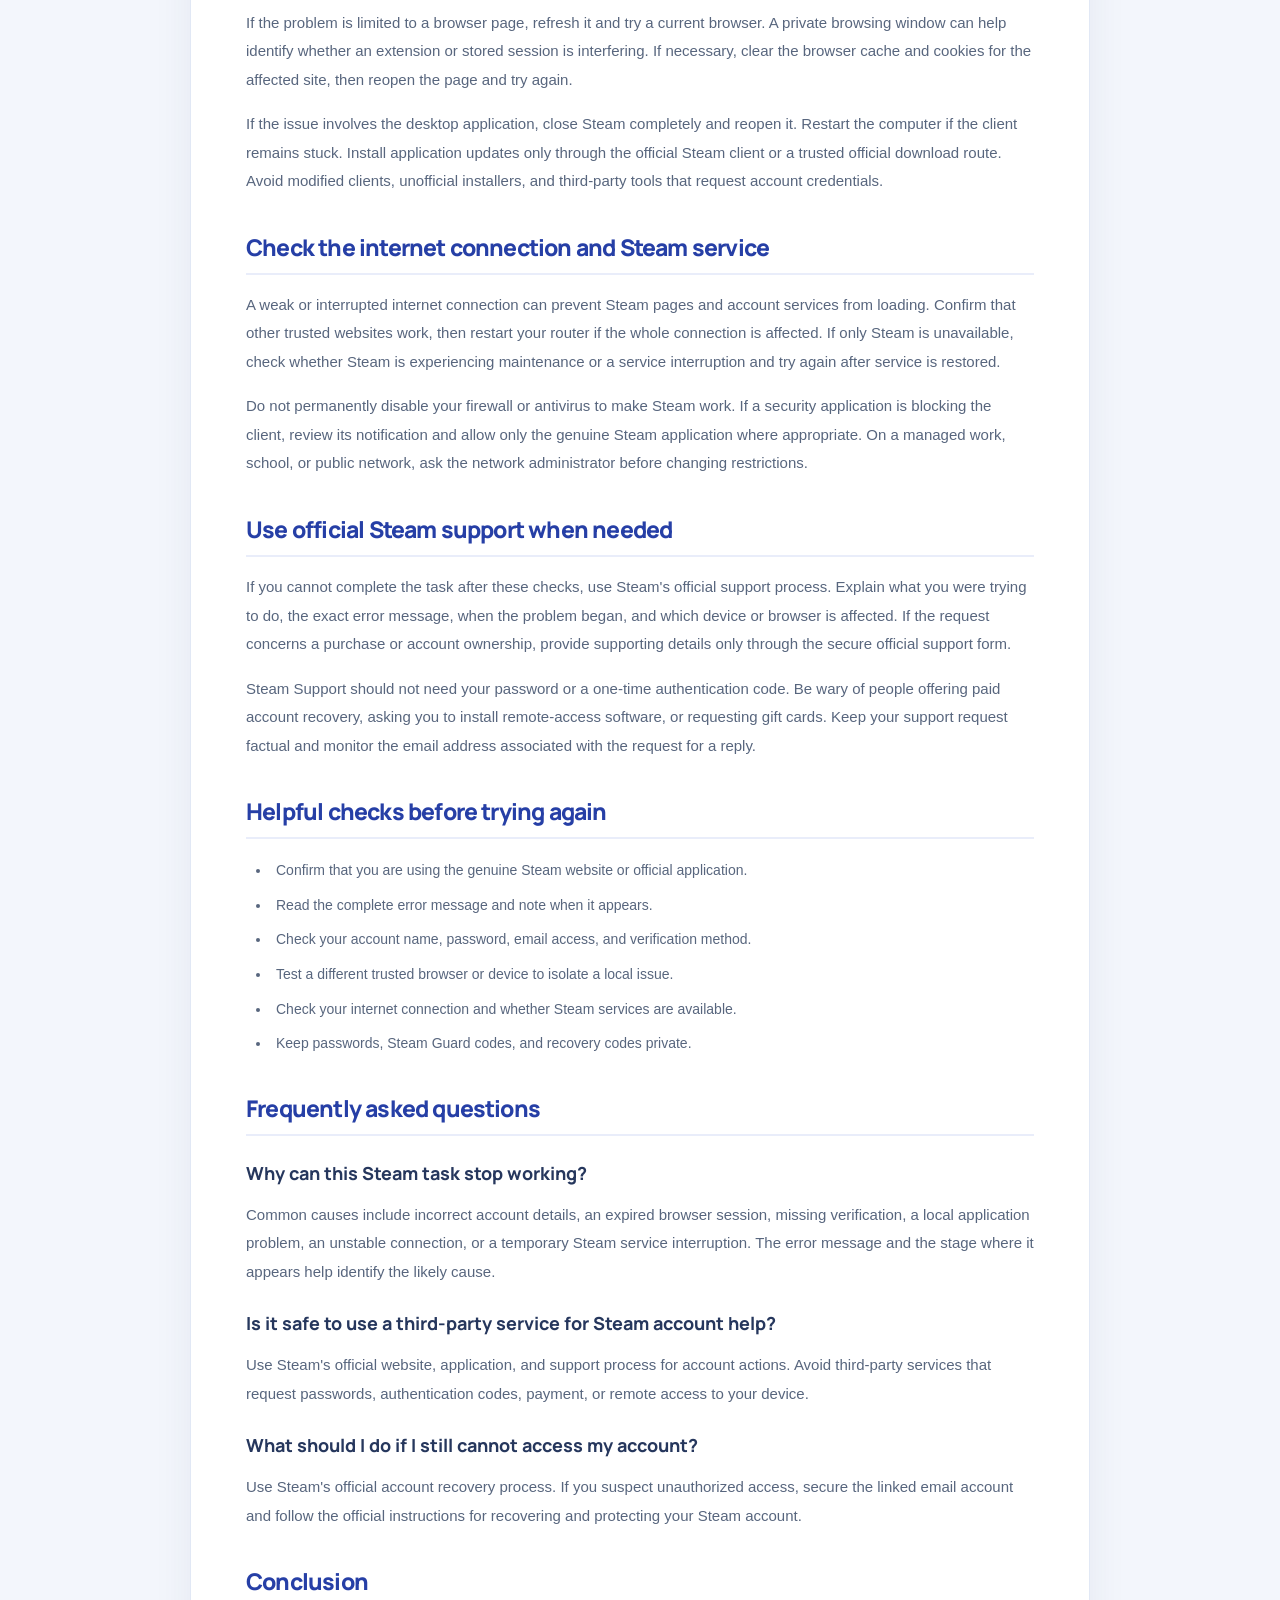
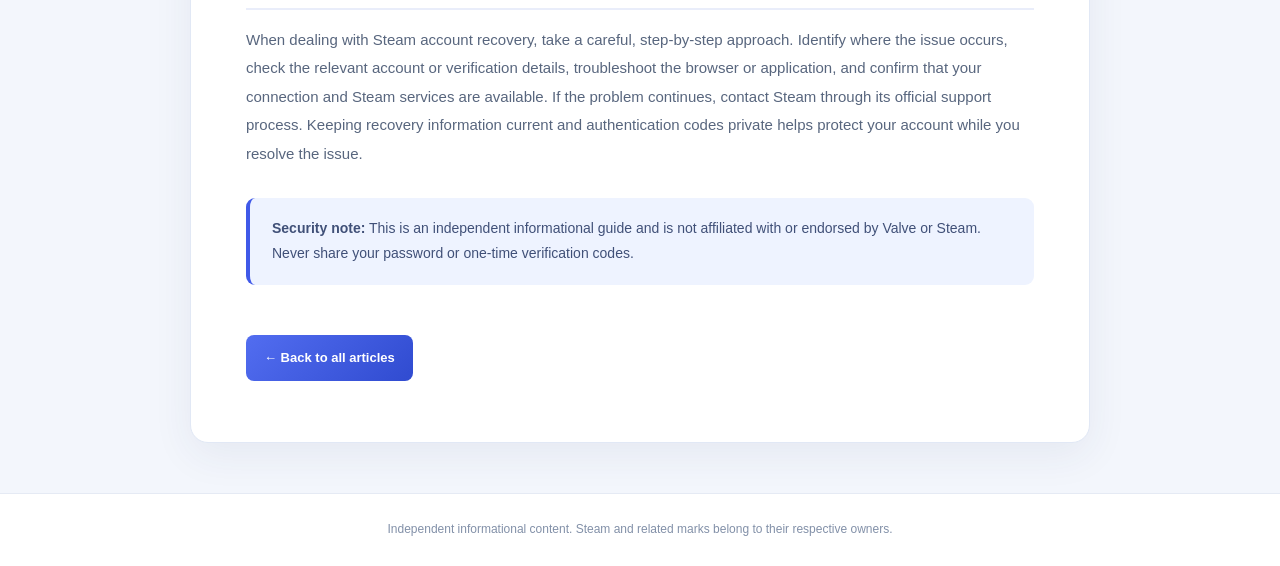
<file: how-to-get-help-with-steam-account-recovery.html>
<!doctype html>
<html lang="en"><head>
<meta charset="utf-8"><meta name="viewport" content="width=device-width, initial-scale=1">
<title>How to Get Help with Steam account recovery? | Steam Help Guides</title>
<meta name="description" content="Learn practical steps for Steam account recovery on Steam, including account checks, verification, browser and app troubleshooting, and security guidance.">
<meta name="robots" content="index,follow"><link rel="stylesheet" href="style.css">
</head><body>
<header class="site-header"><a class="brand" href="index.html">Steam Help Guides</a><nav><a href="index.html">All Articles</a></nav></header>
<main class="article-wrap"><p class="eyebrow">Steam help guide</p><h1>How to Get Help with Steam account recovery?</h1>
<p class="updated">Keyword: Steam account recovery</p>
<p>How to Get Help with Steam account recovery? explains the key checks for this Steam task. The right approach depends on whether the issue involves account access, registration, verification, the Steam client, a browser page, downloads, or a Steam service. Begin by identifying exactly where the task stops, then follow the relevant checks below.</p>
<p>For account actions, use Steam's genuine website or official application. Type the known Steam website address into your browser instead of following unexpected links in messages. Never share your password, Steam Guard code, recovery code, or payment information with another person.</p>
<h2>Understand the Steam task</h2>
<p>Before changing settings, read the page or message carefully. If you are working with Steam account recovery, note whether the issue appears before entering account details, after submitting them, during email or mobile verification, or while the Steam client is loading. The stage helps narrow down the cause and prevents unnecessary changes.</p>
<p>Check whether the same task works in another trusted browser or on another device you control. If it works elsewhere, the issue may be limited to the original browser, device, or application. If it fails across devices, review the account details, verification method, and Steam service availability.</p>
<h2>Check account information</h2>
<p>When sign-in is required, use the Steam account name rather than assuming the public profile name is the same. Check for typing mistakes, extra spaces, keyboard-layout differences, and Caps Lock. If you cannot remember the password, use Steam's built-in account recovery process instead of repeatedly guessing.</p>
<p>For registration or account setup, provide accurate information and use an email address you can access. Keep recovery details current so future verification and account recovery are easier. Do not create duplicate accounts to work around access to an existing account that contains purchases or game progress.</p>
<h2>Review verification and account security</h2>
<p>Steam Guard and other verification steps are designed to protect accounts. If a code is expected, check the correct email inbox or open the Steam mobile app directly. Review spam and filtered folders if an email has not arrived, and confirm that the mailbox is associated with the account. Wait briefly before requesting another code.</p>
<p>If you recently changed phones, email addresses, or security settings, follow Steam's official recovery instructions. Never give a one-time code to someone who contacts you claiming to provide support. If you suspect unauthorized access, secure the linked email account first, update its password, and then follow Steam's account recovery guidance.</p>
<h2>Troubleshoot the browser or Steam application</h2>
<p>If the problem is limited to a browser page, refresh it and try a current browser. A private browsing window can help identify whether an extension or stored session is interfering. If necessary, clear the browser cache and cookies for the affected site, then reopen the page and try again.</p>
<p>If the issue involves the desktop application, close Steam completely and reopen it. Restart the computer if the client remains stuck. Install application updates only through the official Steam client or a trusted official download route. Avoid modified clients, unofficial installers, and third-party tools that request account credentials.</p>
<h2>Check the internet connection and Steam service</h2>
<p>A weak or interrupted internet connection can prevent Steam pages and account services from loading. Confirm that other trusted websites work, then restart your router if the whole connection is affected. If only Steam is unavailable, check whether Steam is experiencing maintenance or a service interruption and try again after service is restored.</p>
<p>Do not permanently disable your firewall or antivirus to make Steam work. If a security application is blocking the client, review its notification and allow only the genuine Steam application where appropriate. On a managed work, school, or public network, ask the network administrator before changing restrictions.</p>
<h2>Use official Steam support when needed</h2>
<p>If you cannot complete the task after these checks, use Steam's official support process. Explain what you were trying to do, the exact error message, when the problem began, and which device or browser is affected. If the request concerns a purchase or account ownership, provide supporting details only through the secure official support form.</p>
<p>Steam Support should not need your password or a one-time authentication code. Be wary of people offering paid account recovery, asking you to install remote-access software, or requesting gift cards. Keep your support request factual and monitor the email address associated with the request for a reply.</p>
<h2>Helpful checks before trying again</h2>
<ul>
<li>Confirm that you are using the genuine Steam website or official application.</li>
<li>Read the complete error message and note when it appears.</li>
<li>Check your account name, password, email access, and verification method.</li>
<li>Test a different trusted browser or device to isolate a local issue.</li>
<li>Check your internet connection and whether Steam services are available.</li>
<li>Keep passwords, Steam Guard codes, and recovery codes private.</li>
</ul>
<h2>Frequently asked questions</h2>
<h3>Why can this Steam task stop working?</h3>
<p>Common causes include incorrect account details, an expired browser session, missing verification, a local application problem, an unstable connection, or a temporary Steam service interruption. The error message and the stage where it appears help identify the likely cause.</p>
<h3>Is it safe to use a third-party service for Steam account help?</h3>
<p>Use Steam's official website, application, and support process for account actions. Avoid third-party services that request passwords, authentication codes, payment, or remote access to your device.</p>
<h3>What should I do if I still cannot access my account?</h3>
<p>Use Steam's official account recovery process. If you suspect unauthorized access, secure the linked email account and follow the official instructions for recovering and protecting your Steam account.</p>
<h2>Conclusion</h2>
<p>When dealing with Steam account recovery, take a careful, step-by-step approach. Identify where the issue occurs, check the relevant account or verification details, troubleshoot the browser or application, and confirm that your connection and Steam services are available. If the problem continues, contact Steam through its official support process. Keeping recovery information current and authentication codes private helps protect your account while you resolve the issue.</p>
<div class="notice"><strong>Security note:</strong> This is an independent informational guide and is not affiliated with or endorsed by Valve or Steam. Never share your password or one-time verification codes.</div>

<p><a class="back-link" href="index.html">← Back to all articles</a></p></main>
<footer><p>Independent informational content. Steam and related marks belong to their respective owners.</p></footer>
<script src="script.js" defer></script></body></html>
</file>
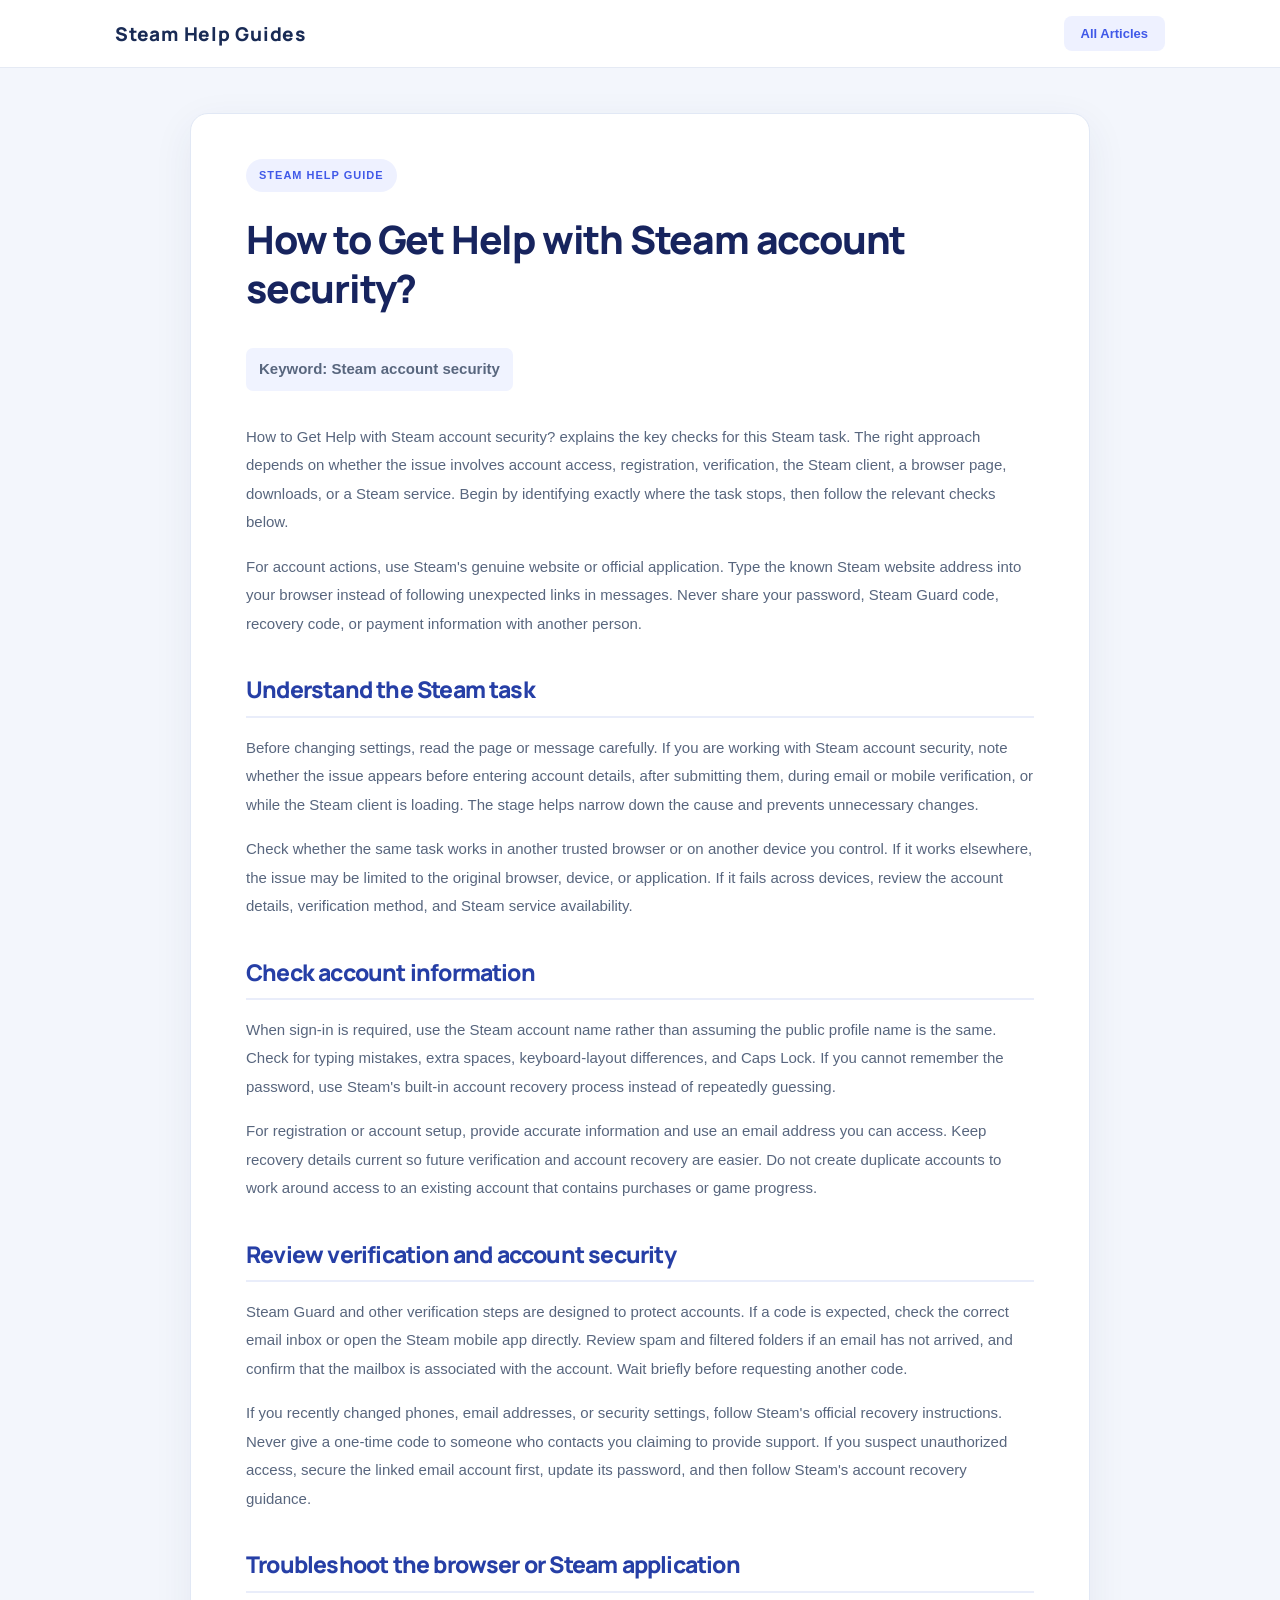
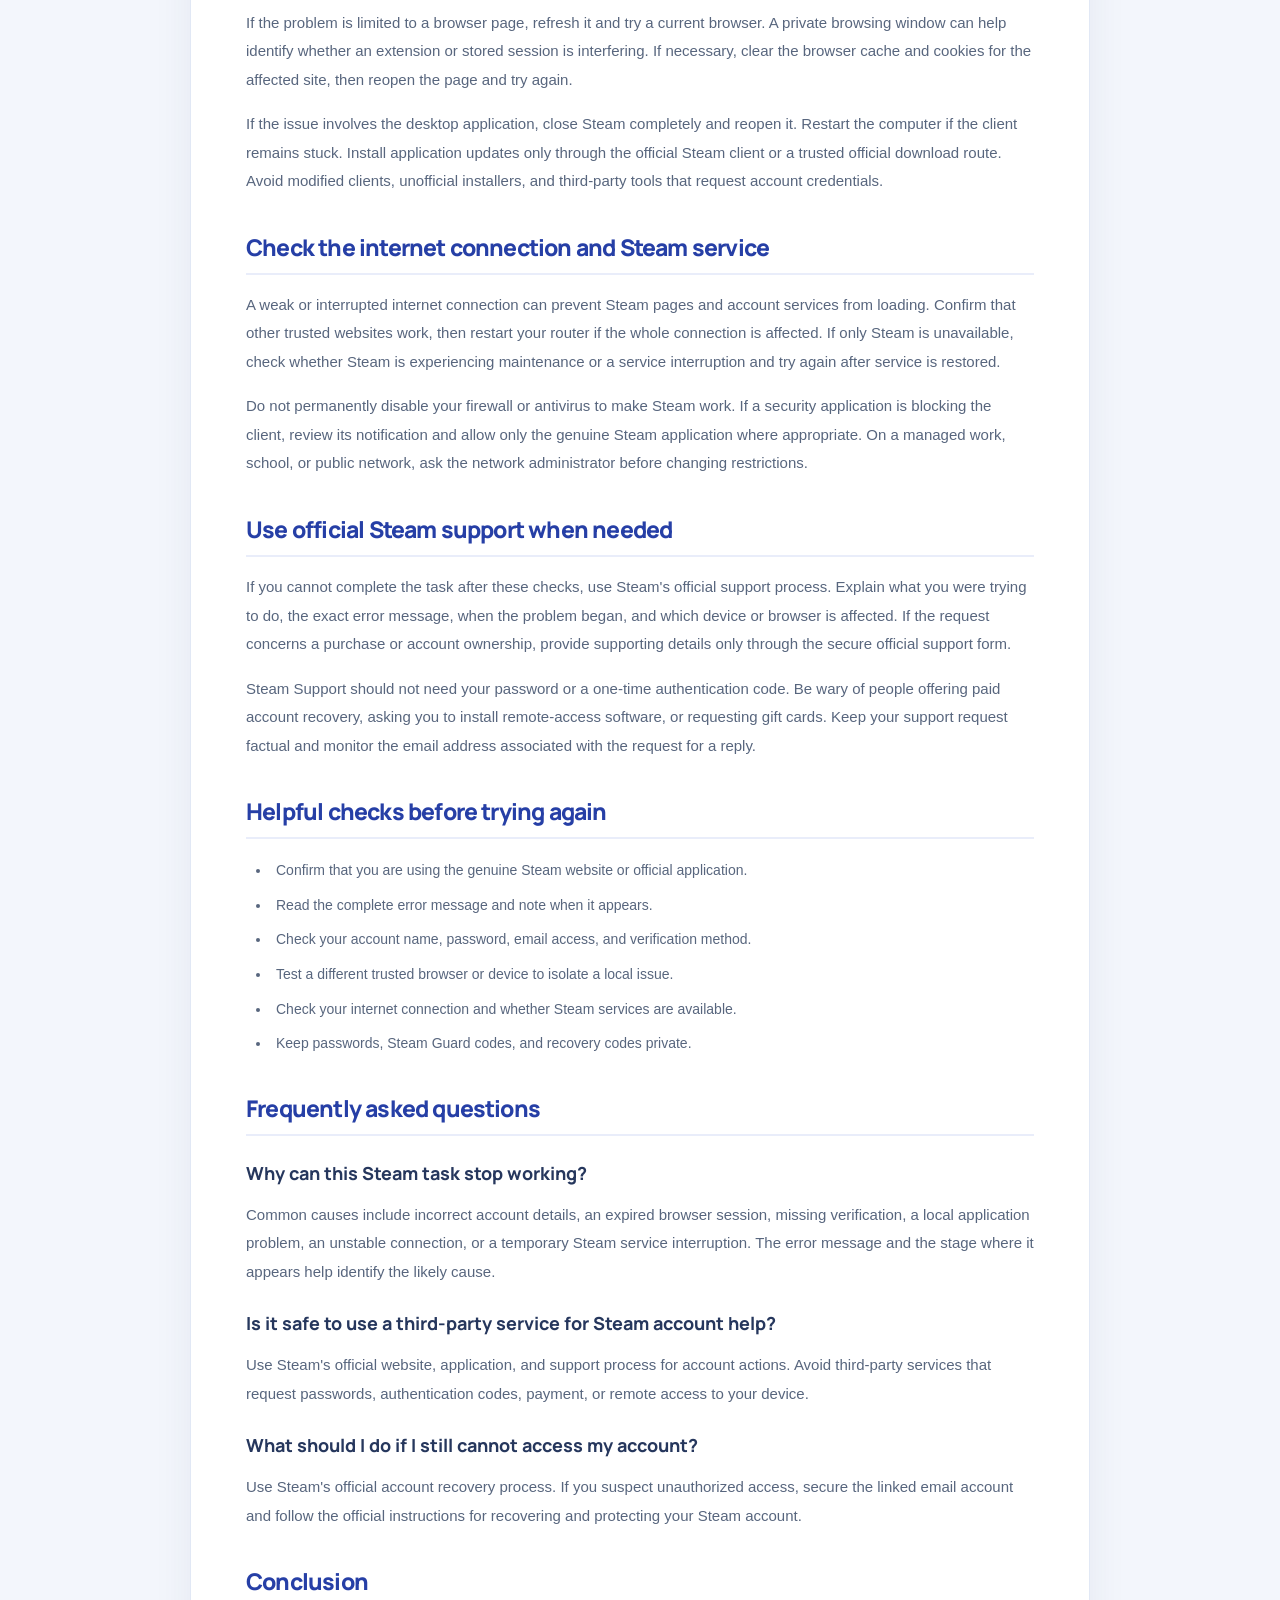
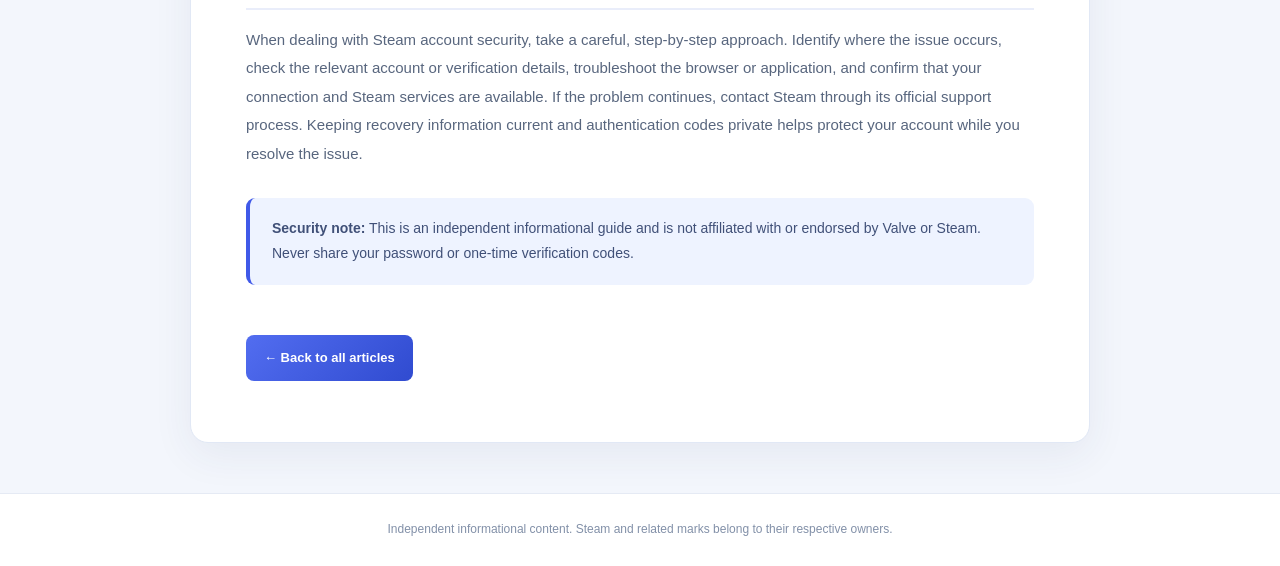
<file: how-to-get-help-with-steam-account-security.html>
<!doctype html>
<html lang="en"><head>
<meta charset="utf-8"><meta name="viewport" content="width=device-width, initial-scale=1">
<title>How to Get Help with Steam account security? | Steam Help Guides</title>
<meta name="description" content="Learn practical steps for Steam account security on Steam, including account checks, verification, browser and app troubleshooting, and security guidance.">
<meta name="robots" content="index,follow"><link rel="stylesheet" href="style.css">
</head><body>
<header class="site-header"><a class="brand" href="index.html">Steam Help Guides</a><nav><a href="index.html">All Articles</a></nav></header>
<main class="article-wrap"><p class="eyebrow">Steam help guide</p><h1>How to Get Help with Steam account security?</h1>
<p class="updated">Keyword: Steam account security</p>
<p>How to Get Help with Steam account security? explains the key checks for this Steam task. The right approach depends on whether the issue involves account access, registration, verification, the Steam client, a browser page, downloads, or a Steam service. Begin by identifying exactly where the task stops, then follow the relevant checks below.</p>
<p>For account actions, use Steam's genuine website or official application. Type the known Steam website address into your browser instead of following unexpected links in messages. Never share your password, Steam Guard code, recovery code, or payment information with another person.</p>
<h2>Understand the Steam task</h2>
<p>Before changing settings, read the page or message carefully. If you are working with Steam account security, note whether the issue appears before entering account details, after submitting them, during email or mobile verification, or while the Steam client is loading. The stage helps narrow down the cause and prevents unnecessary changes.</p>
<p>Check whether the same task works in another trusted browser or on another device you control. If it works elsewhere, the issue may be limited to the original browser, device, or application. If it fails across devices, review the account details, verification method, and Steam service availability.</p>
<h2>Check account information</h2>
<p>When sign-in is required, use the Steam account name rather than assuming the public profile name is the same. Check for typing mistakes, extra spaces, keyboard-layout differences, and Caps Lock. If you cannot remember the password, use Steam's built-in account recovery process instead of repeatedly guessing.</p>
<p>For registration or account setup, provide accurate information and use an email address you can access. Keep recovery details current so future verification and account recovery are easier. Do not create duplicate accounts to work around access to an existing account that contains purchases or game progress.</p>
<h2>Review verification and account security</h2>
<p>Steam Guard and other verification steps are designed to protect accounts. If a code is expected, check the correct email inbox or open the Steam mobile app directly. Review spam and filtered folders if an email has not arrived, and confirm that the mailbox is associated with the account. Wait briefly before requesting another code.</p>
<p>If you recently changed phones, email addresses, or security settings, follow Steam's official recovery instructions. Never give a one-time code to someone who contacts you claiming to provide support. If you suspect unauthorized access, secure the linked email account first, update its password, and then follow Steam's account recovery guidance.</p>
<h2>Troubleshoot the browser or Steam application</h2>
<p>If the problem is limited to a browser page, refresh it and try a current browser. A private browsing window can help identify whether an extension or stored session is interfering. If necessary, clear the browser cache and cookies for the affected site, then reopen the page and try again.</p>
<p>If the issue involves the desktop application, close Steam completely and reopen it. Restart the computer if the client remains stuck. Install application updates only through the official Steam client or a trusted official download route. Avoid modified clients, unofficial installers, and third-party tools that request account credentials.</p>
<h2>Check the internet connection and Steam service</h2>
<p>A weak or interrupted internet connection can prevent Steam pages and account services from loading. Confirm that other trusted websites work, then restart your router if the whole connection is affected. If only Steam is unavailable, check whether Steam is experiencing maintenance or a service interruption and try again after service is restored.</p>
<p>Do not permanently disable your firewall or antivirus to make Steam work. If a security application is blocking the client, review its notification and allow only the genuine Steam application where appropriate. On a managed work, school, or public network, ask the network administrator before changing restrictions.</p>
<h2>Use official Steam support when needed</h2>
<p>If you cannot complete the task after these checks, use Steam's official support process. Explain what you were trying to do, the exact error message, when the problem began, and which device or browser is affected. If the request concerns a purchase or account ownership, provide supporting details only through the secure official support form.</p>
<p>Steam Support should not need your password or a one-time authentication code. Be wary of people offering paid account recovery, asking you to install remote-access software, or requesting gift cards. Keep your support request factual and monitor the email address associated with the request for a reply.</p>
<h2>Helpful checks before trying again</h2>
<ul>
<li>Confirm that you are using the genuine Steam website or official application.</li>
<li>Read the complete error message and note when it appears.</li>
<li>Check your account name, password, email access, and verification method.</li>
<li>Test a different trusted browser or device to isolate a local issue.</li>
<li>Check your internet connection and whether Steam services are available.</li>
<li>Keep passwords, Steam Guard codes, and recovery codes private.</li>
</ul>
<h2>Frequently asked questions</h2>
<h3>Why can this Steam task stop working?</h3>
<p>Common causes include incorrect account details, an expired browser session, missing verification, a local application problem, an unstable connection, or a temporary Steam service interruption. The error message and the stage where it appears help identify the likely cause.</p>
<h3>Is it safe to use a third-party service for Steam account help?</h3>
<p>Use Steam's official website, application, and support process for account actions. Avoid third-party services that request passwords, authentication codes, payment, or remote access to your device.</p>
<h3>What should I do if I still cannot access my account?</h3>
<p>Use Steam's official account recovery process. If you suspect unauthorized access, secure the linked email account and follow the official instructions for recovering and protecting your Steam account.</p>
<h2>Conclusion</h2>
<p>When dealing with Steam account security, take a careful, step-by-step approach. Identify where the issue occurs, check the relevant account or verification details, troubleshoot the browser or application, and confirm that your connection and Steam services are available. If the problem continues, contact Steam through its official support process. Keeping recovery information current and authentication codes private helps protect your account while you resolve the issue.</p>
<div class="notice"><strong>Security note:</strong> This is an independent informational guide and is not affiliated with or endorsed by Valve or Steam. Never share your password or one-time verification codes.</div>

<p><a class="back-link" href="index.html">← Back to all articles</a></p></main>
<footer><p>Independent informational content. Steam and related marks belong to their respective owners.</p></footer>
<script src="script.js" defer></script></body></html>
</file>
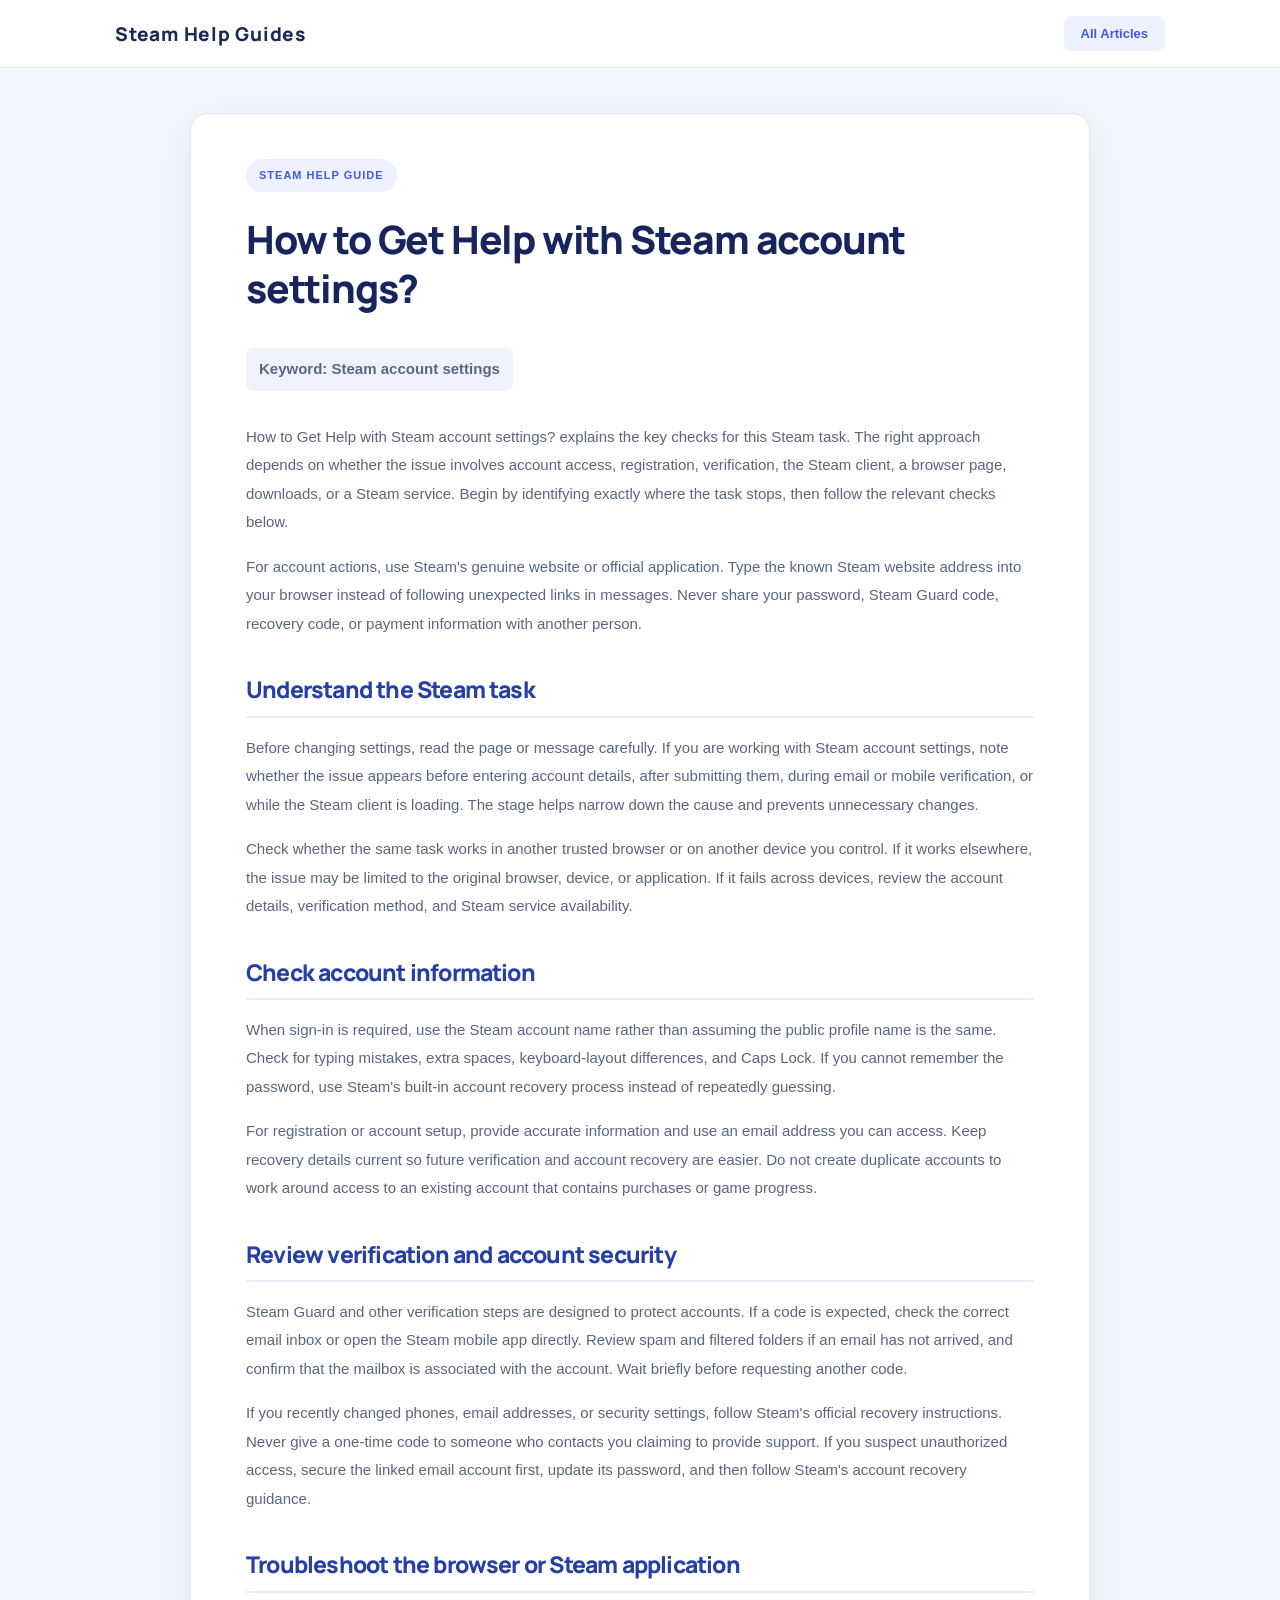
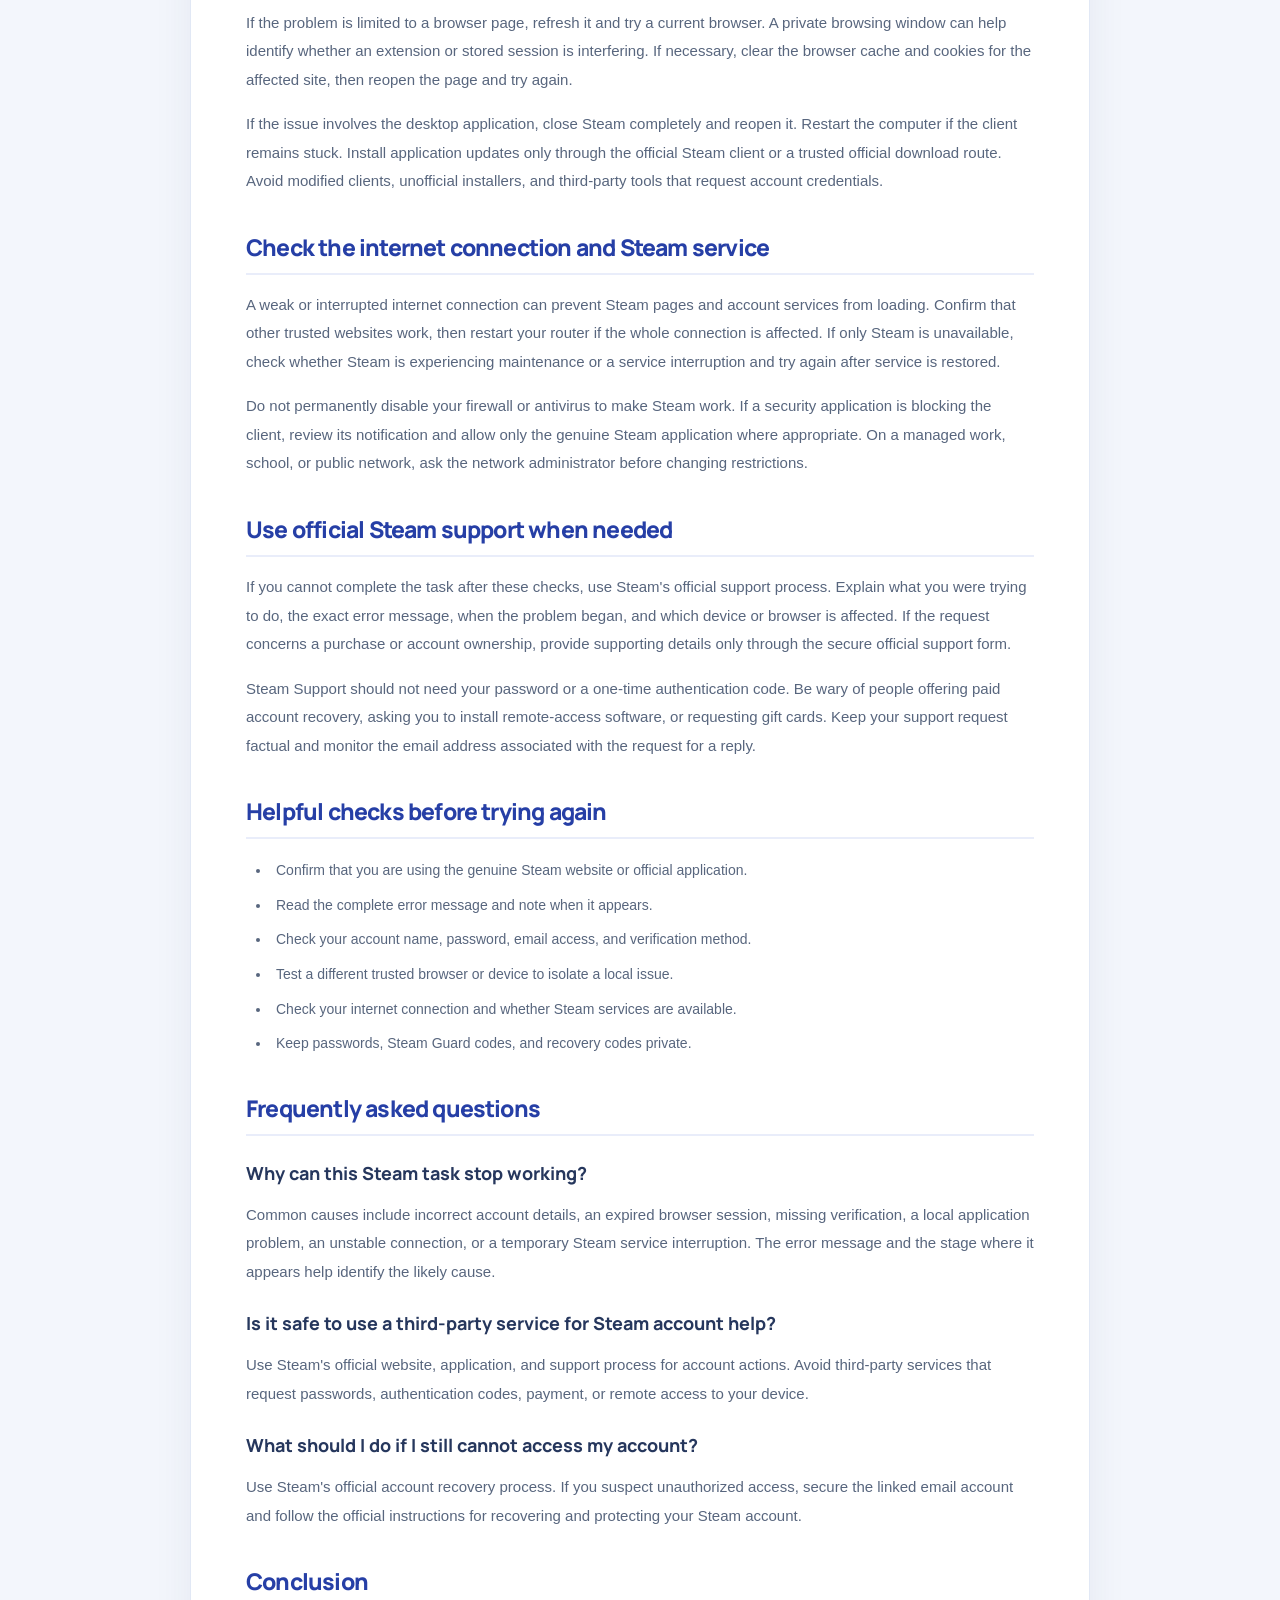
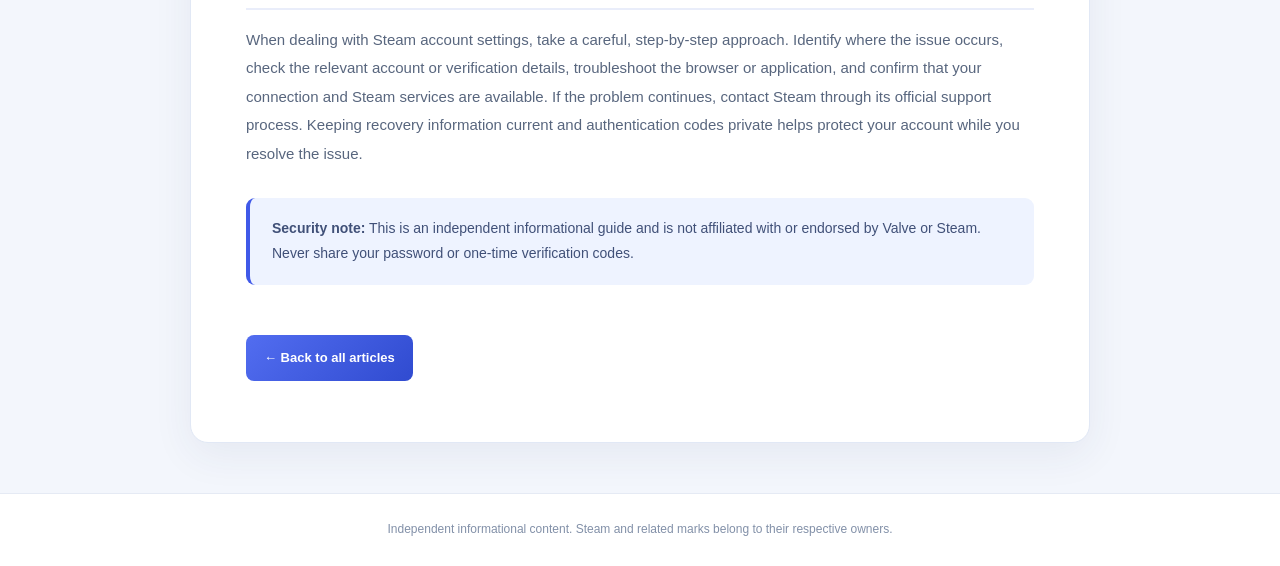
<file: how-to-get-help-with-steam-account-settings.html>
<!doctype html>
<html lang="en"><head>
<meta charset="utf-8"><meta name="viewport" content="width=device-width, initial-scale=1">
<title>How to Get Help with Steam account settings? | Steam Help Guides</title>
<meta name="description" content="Learn practical steps for Steam account settings on Steam, including account checks, verification, browser and app troubleshooting, and security guidance.">
<meta name="robots" content="index,follow"><link rel="stylesheet" href="style.css">
</head><body>
<header class="site-header"><a class="brand" href="index.html">Steam Help Guides</a><nav><a href="index.html">All Articles</a></nav></header>
<main class="article-wrap"><p class="eyebrow">Steam help guide</p><h1>How to Get Help with Steam account settings?</h1>
<p class="updated">Keyword: Steam account settings</p>
<p>How to Get Help with Steam account settings? explains the key checks for this Steam task. The right approach depends on whether the issue involves account access, registration, verification, the Steam client, a browser page, downloads, or a Steam service. Begin by identifying exactly where the task stops, then follow the relevant checks below.</p>
<p>For account actions, use Steam's genuine website or official application. Type the known Steam website address into your browser instead of following unexpected links in messages. Never share your password, Steam Guard code, recovery code, or payment information with another person.</p>
<h2>Understand the Steam task</h2>
<p>Before changing settings, read the page or message carefully. If you are working with Steam account settings, note whether the issue appears before entering account details, after submitting them, during email or mobile verification, or while the Steam client is loading. The stage helps narrow down the cause and prevents unnecessary changes.</p>
<p>Check whether the same task works in another trusted browser or on another device you control. If it works elsewhere, the issue may be limited to the original browser, device, or application. If it fails across devices, review the account details, verification method, and Steam service availability.</p>
<h2>Check account information</h2>
<p>When sign-in is required, use the Steam account name rather than assuming the public profile name is the same. Check for typing mistakes, extra spaces, keyboard-layout differences, and Caps Lock. If you cannot remember the password, use Steam's built-in account recovery process instead of repeatedly guessing.</p>
<p>For registration or account setup, provide accurate information and use an email address you can access. Keep recovery details current so future verification and account recovery are easier. Do not create duplicate accounts to work around access to an existing account that contains purchases or game progress.</p>
<h2>Review verification and account security</h2>
<p>Steam Guard and other verification steps are designed to protect accounts. If a code is expected, check the correct email inbox or open the Steam mobile app directly. Review spam and filtered folders if an email has not arrived, and confirm that the mailbox is associated with the account. Wait briefly before requesting another code.</p>
<p>If you recently changed phones, email addresses, or security settings, follow Steam's official recovery instructions. Never give a one-time code to someone who contacts you claiming to provide support. If you suspect unauthorized access, secure the linked email account first, update its password, and then follow Steam's account recovery guidance.</p>
<h2>Troubleshoot the browser or Steam application</h2>
<p>If the problem is limited to a browser page, refresh it and try a current browser. A private browsing window can help identify whether an extension or stored session is interfering. If necessary, clear the browser cache and cookies for the affected site, then reopen the page and try again.</p>
<p>If the issue involves the desktop application, close Steam completely and reopen it. Restart the computer if the client remains stuck. Install application updates only through the official Steam client or a trusted official download route. Avoid modified clients, unofficial installers, and third-party tools that request account credentials.</p>
<h2>Check the internet connection and Steam service</h2>
<p>A weak or interrupted internet connection can prevent Steam pages and account services from loading. Confirm that other trusted websites work, then restart your router if the whole connection is affected. If only Steam is unavailable, check whether Steam is experiencing maintenance or a service interruption and try again after service is restored.</p>
<p>Do not permanently disable your firewall or antivirus to make Steam work. If a security application is blocking the client, review its notification and allow only the genuine Steam application where appropriate. On a managed work, school, or public network, ask the network administrator before changing restrictions.</p>
<h2>Use official Steam support when needed</h2>
<p>If you cannot complete the task after these checks, use Steam's official support process. Explain what you were trying to do, the exact error message, when the problem began, and which device or browser is affected. If the request concerns a purchase or account ownership, provide supporting details only through the secure official support form.</p>
<p>Steam Support should not need your password or a one-time authentication code. Be wary of people offering paid account recovery, asking you to install remote-access software, or requesting gift cards. Keep your support request factual and monitor the email address associated with the request for a reply.</p>
<h2>Helpful checks before trying again</h2>
<ul>
<li>Confirm that you are using the genuine Steam website or official application.</li>
<li>Read the complete error message and note when it appears.</li>
<li>Check your account name, password, email access, and verification method.</li>
<li>Test a different trusted browser or device to isolate a local issue.</li>
<li>Check your internet connection and whether Steam services are available.</li>
<li>Keep passwords, Steam Guard codes, and recovery codes private.</li>
</ul>
<h2>Frequently asked questions</h2>
<h3>Why can this Steam task stop working?</h3>
<p>Common causes include incorrect account details, an expired browser session, missing verification, a local application problem, an unstable connection, or a temporary Steam service interruption. The error message and the stage where it appears help identify the likely cause.</p>
<h3>Is it safe to use a third-party service for Steam account help?</h3>
<p>Use Steam's official website, application, and support process for account actions. Avoid third-party services that request passwords, authentication codes, payment, or remote access to your device.</p>
<h3>What should I do if I still cannot access my account?</h3>
<p>Use Steam's official account recovery process. If you suspect unauthorized access, secure the linked email account and follow the official instructions for recovering and protecting your Steam account.</p>
<h2>Conclusion</h2>
<p>When dealing with Steam account settings, take a careful, step-by-step approach. Identify where the issue occurs, check the relevant account or verification details, troubleshoot the browser or application, and confirm that your connection and Steam services are available. If the problem continues, contact Steam through its official support process. Keeping recovery information current and authentication codes private helps protect your account while you resolve the issue.</p>
<div class="notice"><strong>Security note:</strong> This is an independent informational guide and is not affiliated with or endorsed by Valve or Steam. Never share your password or one-time verification codes.</div>

<p><a class="back-link" href="index.html">← Back to all articles</a></p></main>
<footer><p>Independent informational content. Steam and related marks belong to their respective owners.</p></footer>
<script src="script.js" defer></script></body></html>
</file>
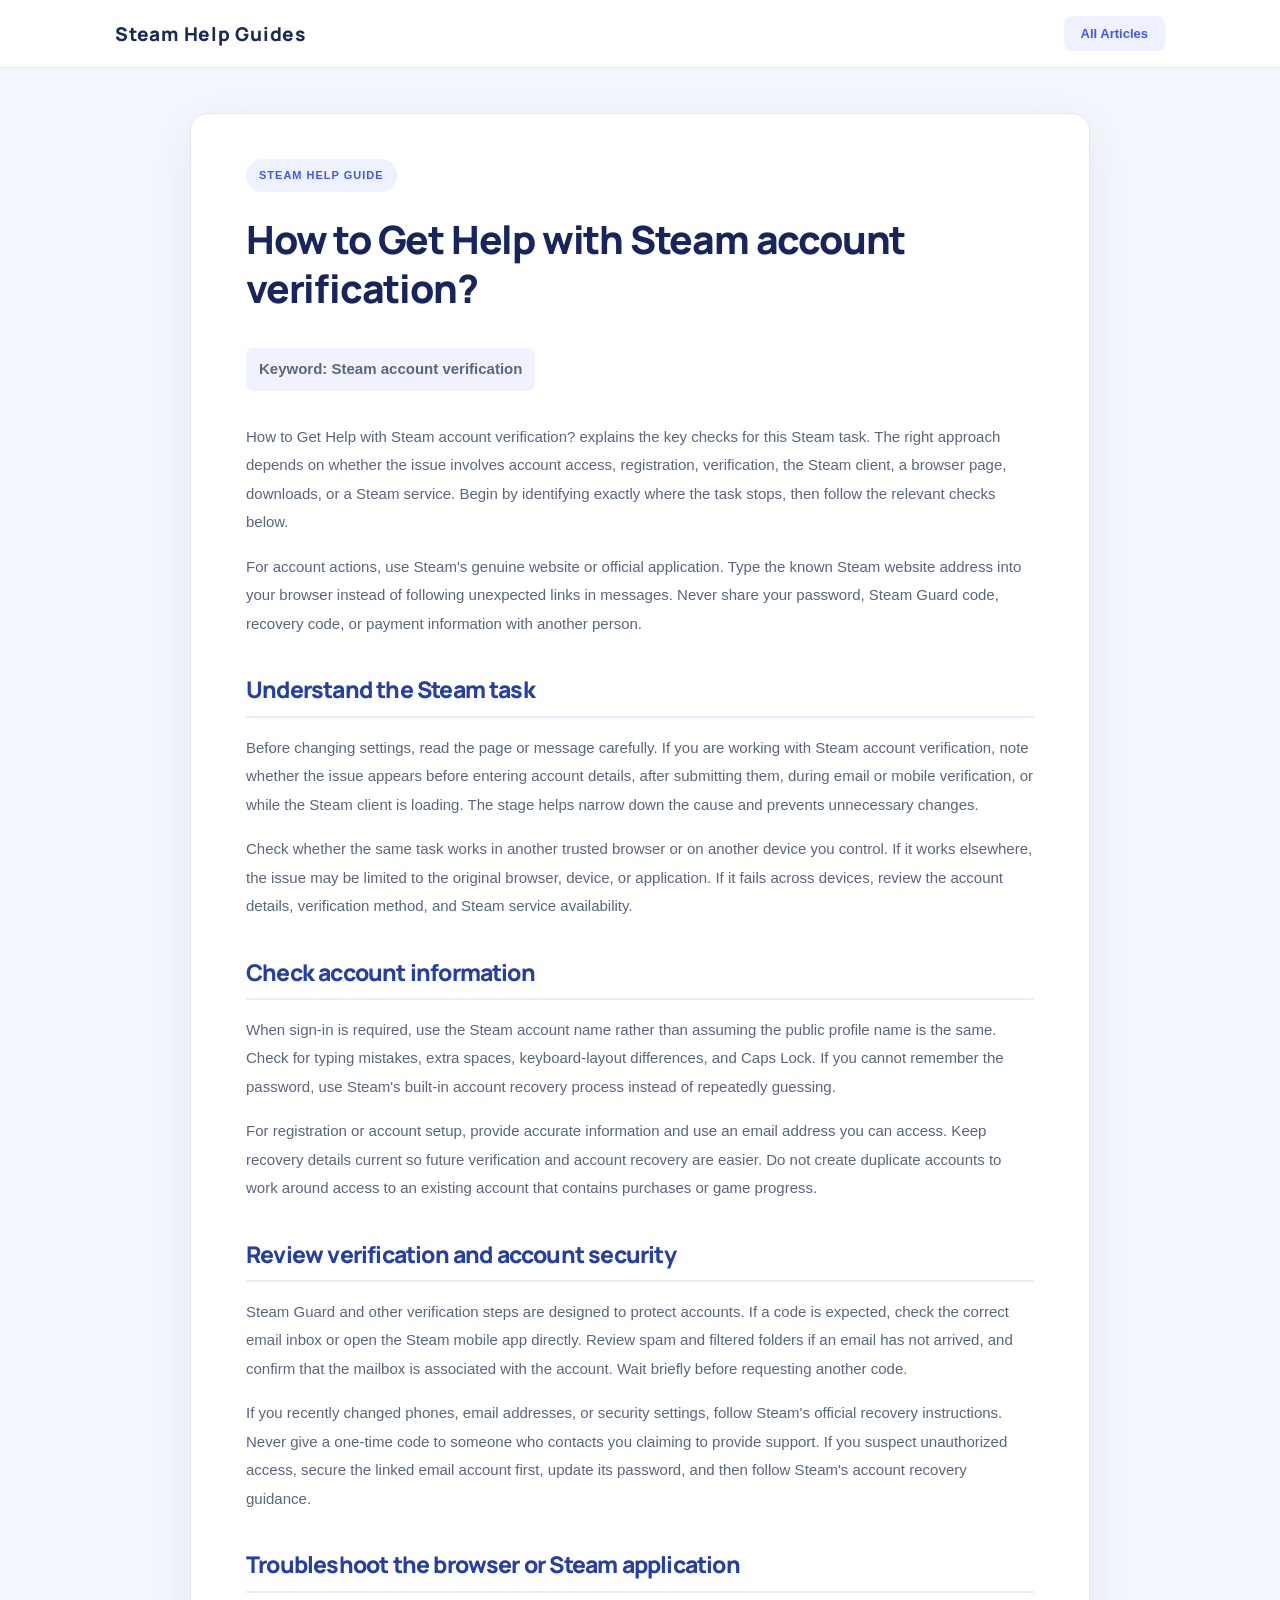
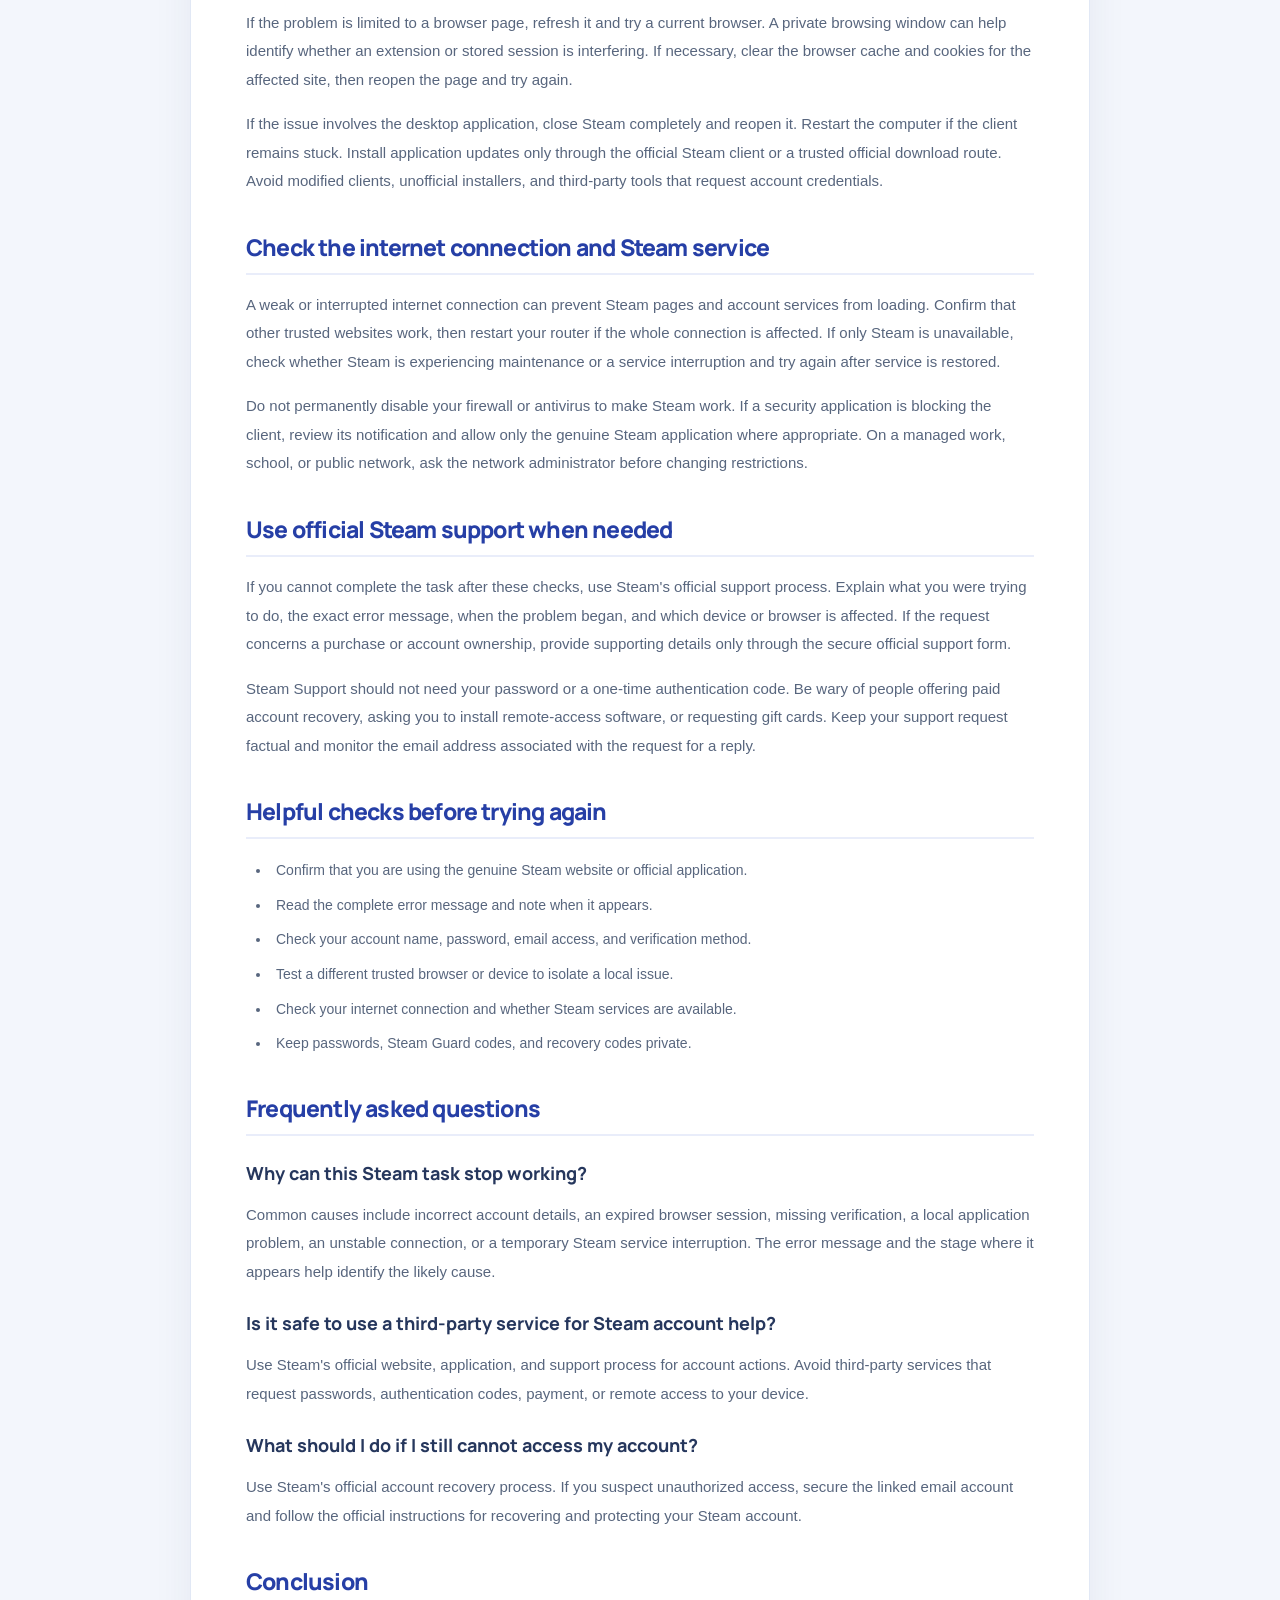
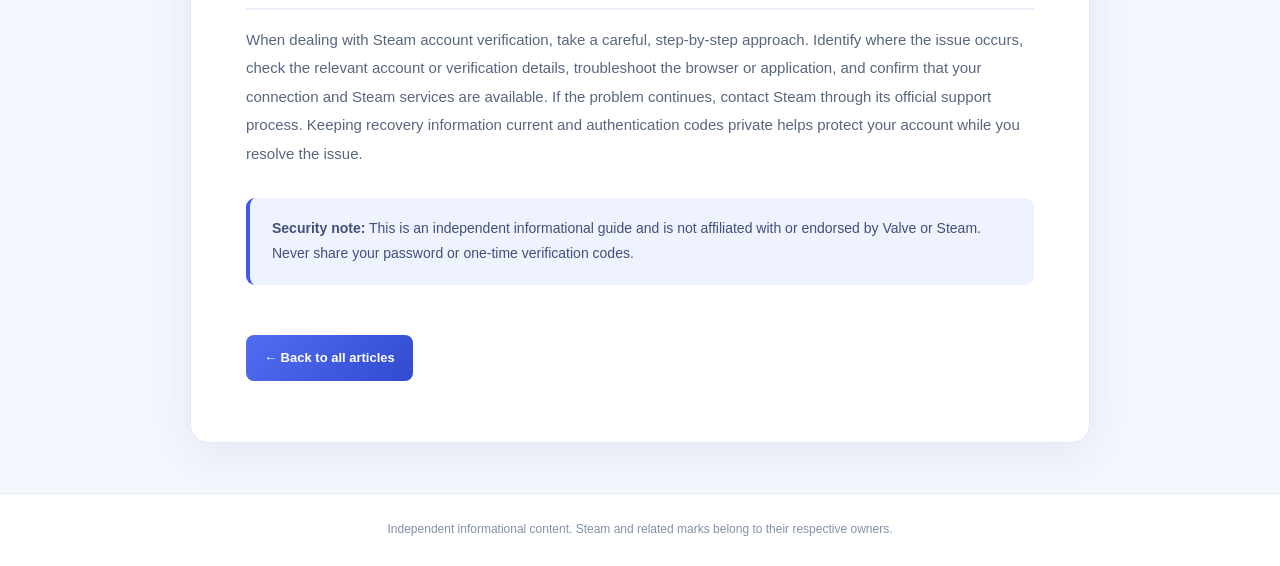
<file: how-to-get-help-with-steam-account-verification.html>
<!doctype html>
<html lang="en"><head>
<meta charset="utf-8"><meta name="viewport" content="width=device-width, initial-scale=1">
<title>How to Get Help with Steam account verification? | Steam Help Guides</title>
<meta name="description" content="Learn practical steps for Steam account verification on Steam, including account checks, verification, browser and app troubleshooting, and security guidance.">
<meta name="robots" content="index,follow"><link rel="stylesheet" href="style.css">
</head><body>
<header class="site-header"><a class="brand" href="index.html">Steam Help Guides</a><nav><a href="index.html">All Articles</a></nav></header>
<main class="article-wrap"><p class="eyebrow">Steam help guide</p><h1>How to Get Help with Steam account verification?</h1>
<p class="updated">Keyword: Steam account verification</p>
<p>How to Get Help with Steam account verification? explains the key checks for this Steam task. The right approach depends on whether the issue involves account access, registration, verification, the Steam client, a browser page, downloads, or a Steam service. Begin by identifying exactly where the task stops, then follow the relevant checks below.</p>
<p>For account actions, use Steam's genuine website or official application. Type the known Steam website address into your browser instead of following unexpected links in messages. Never share your password, Steam Guard code, recovery code, or payment information with another person.</p>
<h2>Understand the Steam task</h2>
<p>Before changing settings, read the page or message carefully. If you are working with Steam account verification, note whether the issue appears before entering account details, after submitting them, during email or mobile verification, or while the Steam client is loading. The stage helps narrow down the cause and prevents unnecessary changes.</p>
<p>Check whether the same task works in another trusted browser or on another device you control. If it works elsewhere, the issue may be limited to the original browser, device, or application. If it fails across devices, review the account details, verification method, and Steam service availability.</p>
<h2>Check account information</h2>
<p>When sign-in is required, use the Steam account name rather than assuming the public profile name is the same. Check for typing mistakes, extra spaces, keyboard-layout differences, and Caps Lock. If you cannot remember the password, use Steam's built-in account recovery process instead of repeatedly guessing.</p>
<p>For registration or account setup, provide accurate information and use an email address you can access. Keep recovery details current so future verification and account recovery are easier. Do not create duplicate accounts to work around access to an existing account that contains purchases or game progress.</p>
<h2>Review verification and account security</h2>
<p>Steam Guard and other verification steps are designed to protect accounts. If a code is expected, check the correct email inbox or open the Steam mobile app directly. Review spam and filtered folders if an email has not arrived, and confirm that the mailbox is associated with the account. Wait briefly before requesting another code.</p>
<p>If you recently changed phones, email addresses, or security settings, follow Steam's official recovery instructions. Never give a one-time code to someone who contacts you claiming to provide support. If you suspect unauthorized access, secure the linked email account first, update its password, and then follow Steam's account recovery guidance.</p>
<h2>Troubleshoot the browser or Steam application</h2>
<p>If the problem is limited to a browser page, refresh it and try a current browser. A private browsing window can help identify whether an extension or stored session is interfering. If necessary, clear the browser cache and cookies for the affected site, then reopen the page and try again.</p>
<p>If the issue involves the desktop application, close Steam completely and reopen it. Restart the computer if the client remains stuck. Install application updates only through the official Steam client or a trusted official download route. Avoid modified clients, unofficial installers, and third-party tools that request account credentials.</p>
<h2>Check the internet connection and Steam service</h2>
<p>A weak or interrupted internet connection can prevent Steam pages and account services from loading. Confirm that other trusted websites work, then restart your router if the whole connection is affected. If only Steam is unavailable, check whether Steam is experiencing maintenance or a service interruption and try again after service is restored.</p>
<p>Do not permanently disable your firewall or antivirus to make Steam work. If a security application is blocking the client, review its notification and allow only the genuine Steam application where appropriate. On a managed work, school, or public network, ask the network administrator before changing restrictions.</p>
<h2>Use official Steam support when needed</h2>
<p>If you cannot complete the task after these checks, use Steam's official support process. Explain what you were trying to do, the exact error message, when the problem began, and which device or browser is affected. If the request concerns a purchase or account ownership, provide supporting details only through the secure official support form.</p>
<p>Steam Support should not need your password or a one-time authentication code. Be wary of people offering paid account recovery, asking you to install remote-access software, or requesting gift cards. Keep your support request factual and monitor the email address associated with the request for a reply.</p>
<h2>Helpful checks before trying again</h2>
<ul>
<li>Confirm that you are using the genuine Steam website or official application.</li>
<li>Read the complete error message and note when it appears.</li>
<li>Check your account name, password, email access, and verification method.</li>
<li>Test a different trusted browser or device to isolate a local issue.</li>
<li>Check your internet connection and whether Steam services are available.</li>
<li>Keep passwords, Steam Guard codes, and recovery codes private.</li>
</ul>
<h2>Frequently asked questions</h2>
<h3>Why can this Steam task stop working?</h3>
<p>Common causes include incorrect account details, an expired browser session, missing verification, a local application problem, an unstable connection, or a temporary Steam service interruption. The error message and the stage where it appears help identify the likely cause.</p>
<h3>Is it safe to use a third-party service for Steam account help?</h3>
<p>Use Steam's official website, application, and support process for account actions. Avoid third-party services that request passwords, authentication codes, payment, or remote access to your device.</p>
<h3>What should I do if I still cannot access my account?</h3>
<p>Use Steam's official account recovery process. If you suspect unauthorized access, secure the linked email account and follow the official instructions for recovering and protecting your Steam account.</p>
<h2>Conclusion</h2>
<p>When dealing with Steam account verification, take a careful, step-by-step approach. Identify where the issue occurs, check the relevant account or verification details, troubleshoot the browser or application, and confirm that your connection and Steam services are available. If the problem continues, contact Steam through its official support process. Keeping recovery information current and authentication codes private helps protect your account while you resolve the issue.</p>
<div class="notice"><strong>Security note:</strong> This is an independent informational guide and is not affiliated with or endorsed by Valve or Steam. Never share your password or one-time verification codes.</div>

<p><a class="back-link" href="index.html">← Back to all articles</a></p></main>
<footer><p>Independent informational content. Steam and related marks belong to their respective owners.</p></footer>
<script src="script.js" defer></script></body></html>
</file>
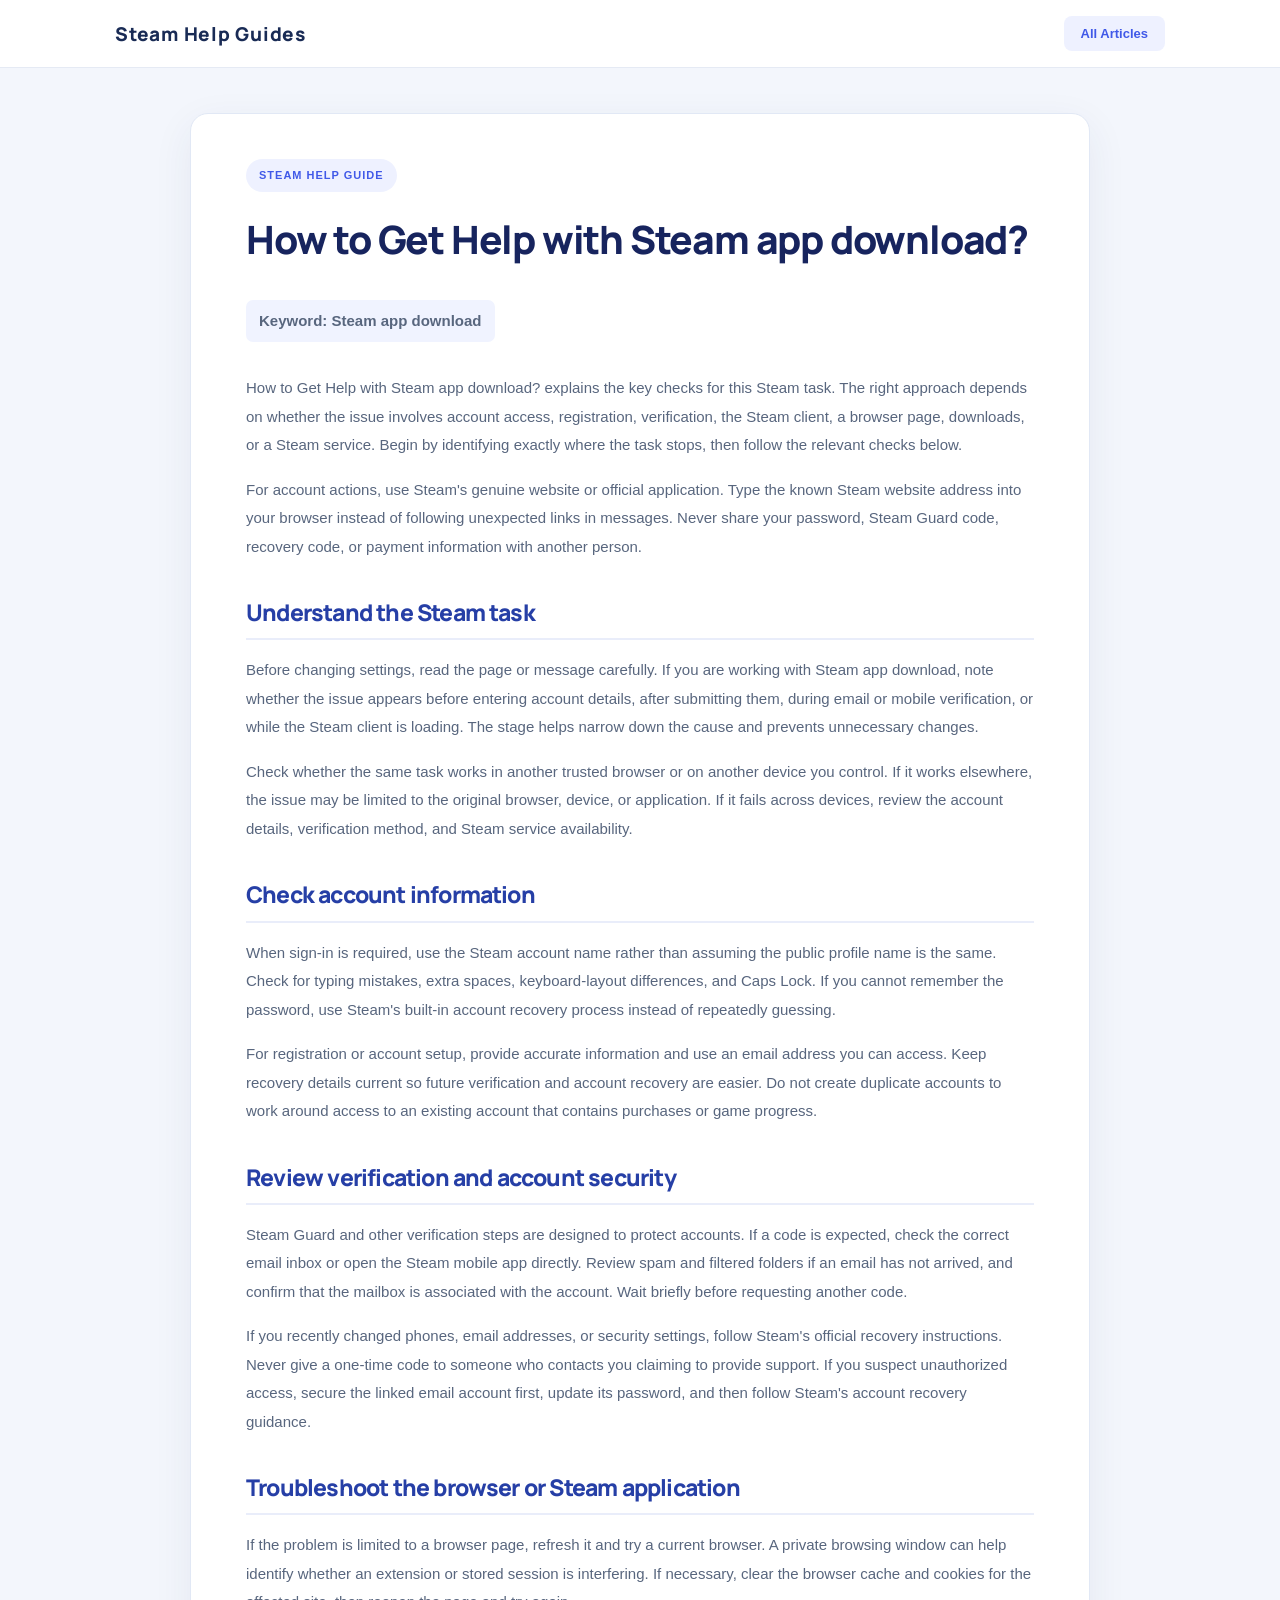
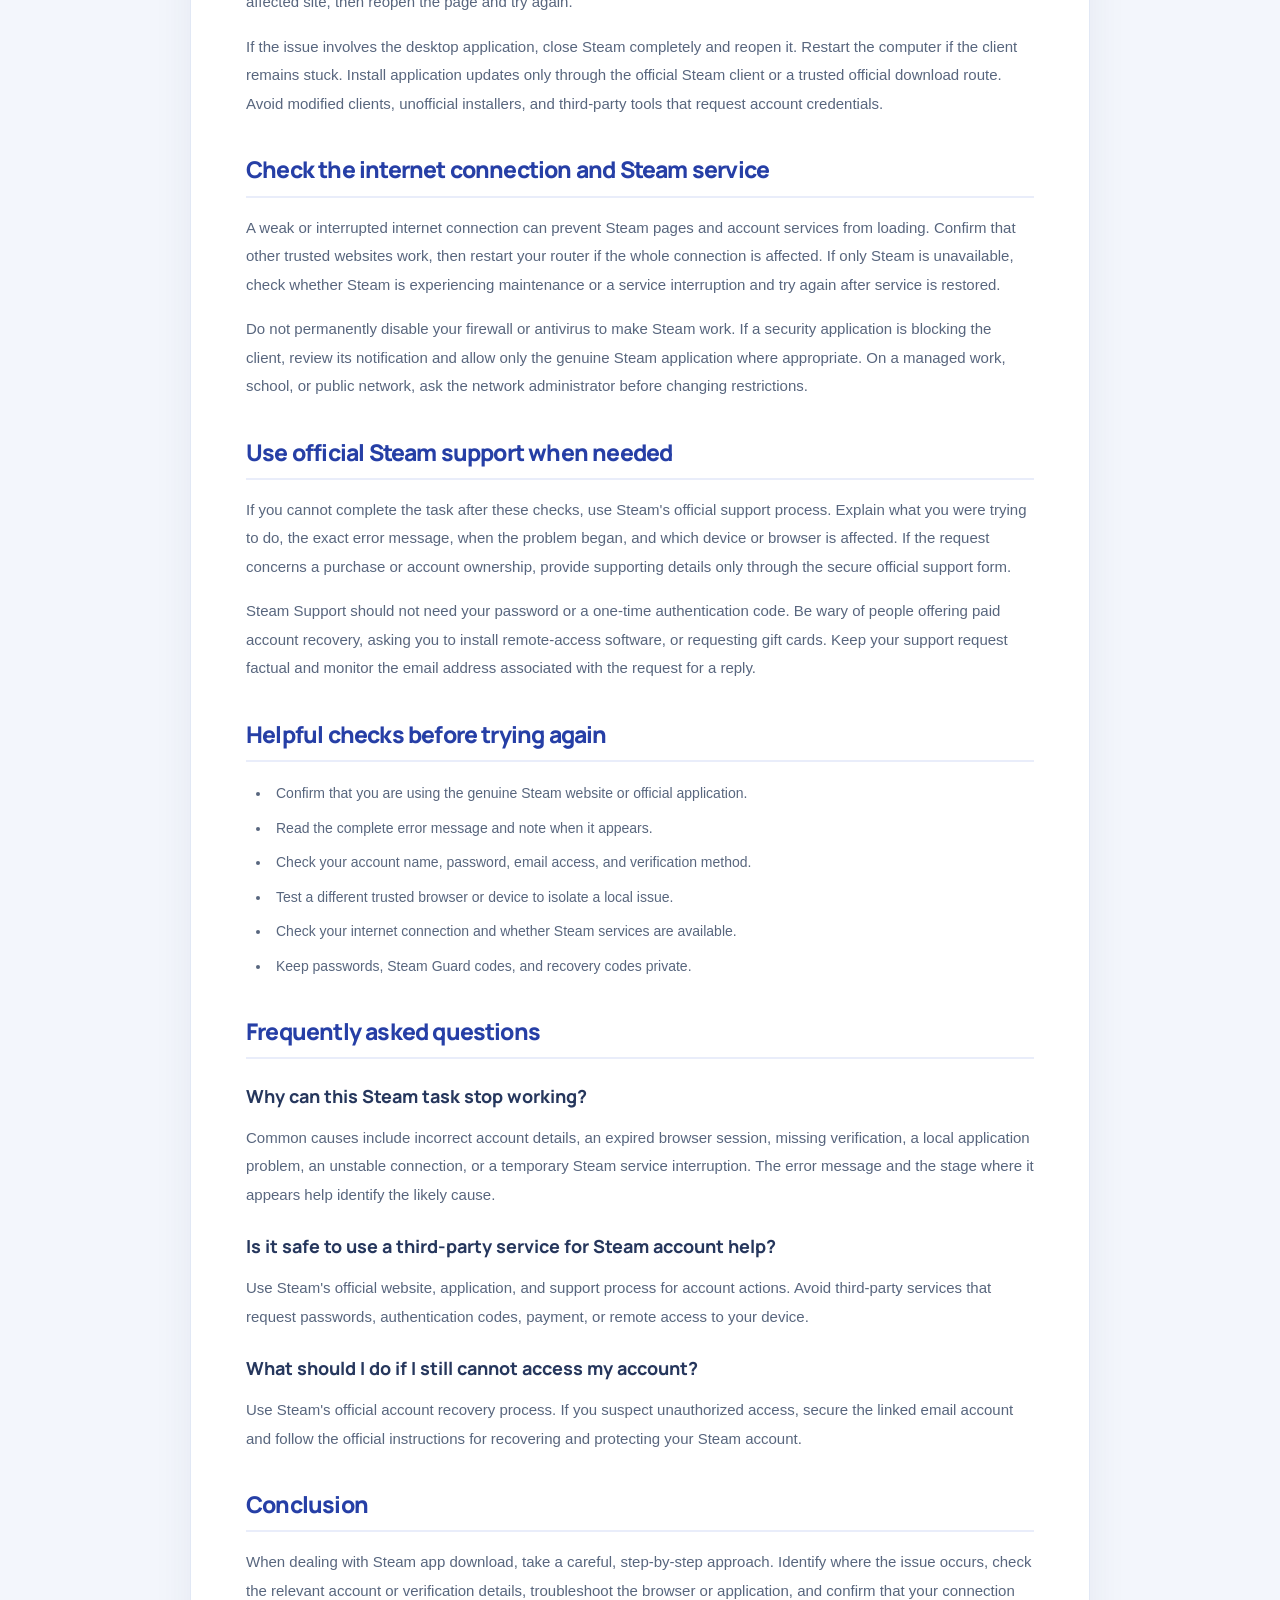
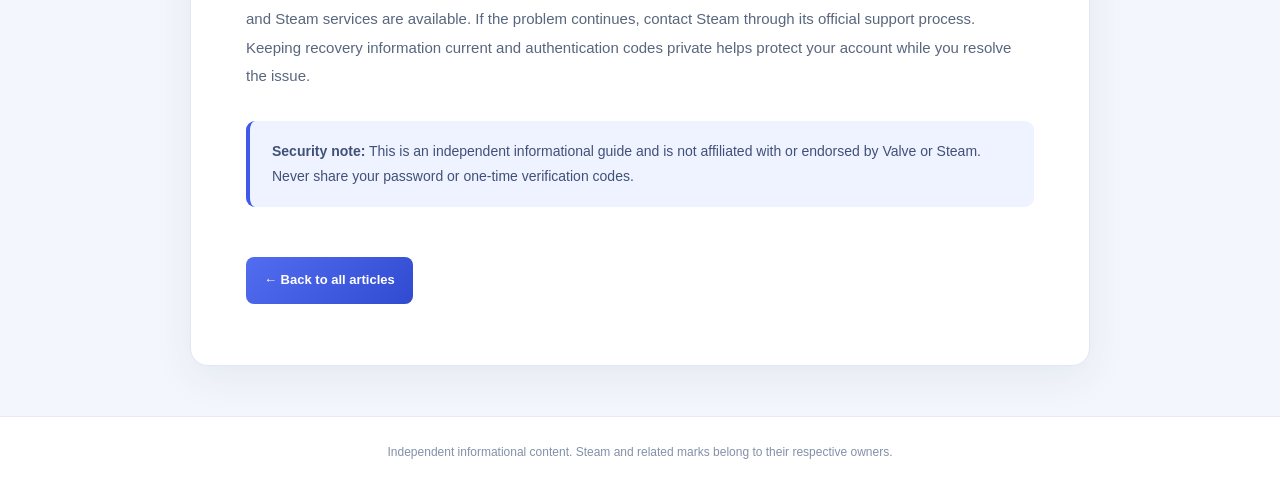
<file: how-to-get-help-with-steam-app-download.html>
<!doctype html>
<html lang="en"><head>
<meta charset="utf-8"><meta name="viewport" content="width=device-width, initial-scale=1">
<title>How to Get Help with Steam app download? | Steam Help Guides</title>
<meta name="description" content="Learn practical steps for Steam app download on Steam, including account checks, verification, browser and app troubleshooting, and security guidance.">
<meta name="robots" content="index,follow"><link rel="stylesheet" href="style.css">
</head><body>
<header class="site-header"><a class="brand" href="index.html">Steam Help Guides</a><nav><a href="index.html">All Articles</a></nav></header>
<main class="article-wrap"><p class="eyebrow">Steam help guide</p><h1>How to Get Help with Steam app download?</h1>
<p class="updated">Keyword: Steam app download</p>
<p>How to Get Help with Steam app download? explains the key checks for this Steam task. The right approach depends on whether the issue involves account access, registration, verification, the Steam client, a browser page, downloads, or a Steam service. Begin by identifying exactly where the task stops, then follow the relevant checks below.</p>
<p>For account actions, use Steam's genuine website or official application. Type the known Steam website address into your browser instead of following unexpected links in messages. Never share your password, Steam Guard code, recovery code, or payment information with another person.</p>
<h2>Understand the Steam task</h2>
<p>Before changing settings, read the page or message carefully. If you are working with Steam app download, note whether the issue appears before entering account details, after submitting them, during email or mobile verification, or while the Steam client is loading. The stage helps narrow down the cause and prevents unnecessary changes.</p>
<p>Check whether the same task works in another trusted browser or on another device you control. If it works elsewhere, the issue may be limited to the original browser, device, or application. If it fails across devices, review the account details, verification method, and Steam service availability.</p>
<h2>Check account information</h2>
<p>When sign-in is required, use the Steam account name rather than assuming the public profile name is the same. Check for typing mistakes, extra spaces, keyboard-layout differences, and Caps Lock. If you cannot remember the password, use Steam's built-in account recovery process instead of repeatedly guessing.</p>
<p>For registration or account setup, provide accurate information and use an email address you can access. Keep recovery details current so future verification and account recovery are easier. Do not create duplicate accounts to work around access to an existing account that contains purchases or game progress.</p>
<h2>Review verification and account security</h2>
<p>Steam Guard and other verification steps are designed to protect accounts. If a code is expected, check the correct email inbox or open the Steam mobile app directly. Review spam and filtered folders if an email has not arrived, and confirm that the mailbox is associated with the account. Wait briefly before requesting another code.</p>
<p>If you recently changed phones, email addresses, or security settings, follow Steam's official recovery instructions. Never give a one-time code to someone who contacts you claiming to provide support. If you suspect unauthorized access, secure the linked email account first, update its password, and then follow Steam's account recovery guidance.</p>
<h2>Troubleshoot the browser or Steam application</h2>
<p>If the problem is limited to a browser page, refresh it and try a current browser. A private browsing window can help identify whether an extension or stored session is interfering. If necessary, clear the browser cache and cookies for the affected site, then reopen the page and try again.</p>
<p>If the issue involves the desktop application, close Steam completely and reopen it. Restart the computer if the client remains stuck. Install application updates only through the official Steam client or a trusted official download route. Avoid modified clients, unofficial installers, and third-party tools that request account credentials.</p>
<h2>Check the internet connection and Steam service</h2>
<p>A weak or interrupted internet connection can prevent Steam pages and account services from loading. Confirm that other trusted websites work, then restart your router if the whole connection is affected. If only Steam is unavailable, check whether Steam is experiencing maintenance or a service interruption and try again after service is restored.</p>
<p>Do not permanently disable your firewall or antivirus to make Steam work. If a security application is blocking the client, review its notification and allow only the genuine Steam application where appropriate. On a managed work, school, or public network, ask the network administrator before changing restrictions.</p>
<h2>Use official Steam support when needed</h2>
<p>If you cannot complete the task after these checks, use Steam's official support process. Explain what you were trying to do, the exact error message, when the problem began, and which device or browser is affected. If the request concerns a purchase or account ownership, provide supporting details only through the secure official support form.</p>
<p>Steam Support should not need your password or a one-time authentication code. Be wary of people offering paid account recovery, asking you to install remote-access software, or requesting gift cards. Keep your support request factual and monitor the email address associated with the request for a reply.</p>
<h2>Helpful checks before trying again</h2>
<ul>
<li>Confirm that you are using the genuine Steam website or official application.</li>
<li>Read the complete error message and note when it appears.</li>
<li>Check your account name, password, email access, and verification method.</li>
<li>Test a different trusted browser or device to isolate a local issue.</li>
<li>Check your internet connection and whether Steam services are available.</li>
<li>Keep passwords, Steam Guard codes, and recovery codes private.</li>
</ul>
<h2>Frequently asked questions</h2>
<h3>Why can this Steam task stop working?</h3>
<p>Common causes include incorrect account details, an expired browser session, missing verification, a local application problem, an unstable connection, or a temporary Steam service interruption. The error message and the stage where it appears help identify the likely cause.</p>
<h3>Is it safe to use a third-party service for Steam account help?</h3>
<p>Use Steam's official website, application, and support process for account actions. Avoid third-party services that request passwords, authentication codes, payment, or remote access to your device.</p>
<h3>What should I do if I still cannot access my account?</h3>
<p>Use Steam's official account recovery process. If you suspect unauthorized access, secure the linked email account and follow the official instructions for recovering and protecting your Steam account.</p>
<h2>Conclusion</h2>
<p>When dealing with Steam app download, take a careful, step-by-step approach. Identify where the issue occurs, check the relevant account or verification details, troubleshoot the browser or application, and confirm that your connection and Steam services are available. If the problem continues, contact Steam through its official support process. Keeping recovery information current and authentication codes private helps protect your account while you resolve the issue.</p>
<div class="notice"><strong>Security note:</strong> This is an independent informational guide and is not affiliated with or endorsed by Valve or Steam. Never share your password or one-time verification codes.</div>

<p><a class="back-link" href="index.html">← Back to all articles</a></p></main>
<footer><p>Independent informational content. Steam and related marks belong to their respective owners.</p></footer>
<script src="script.js" defer></script></body></html>
</file>
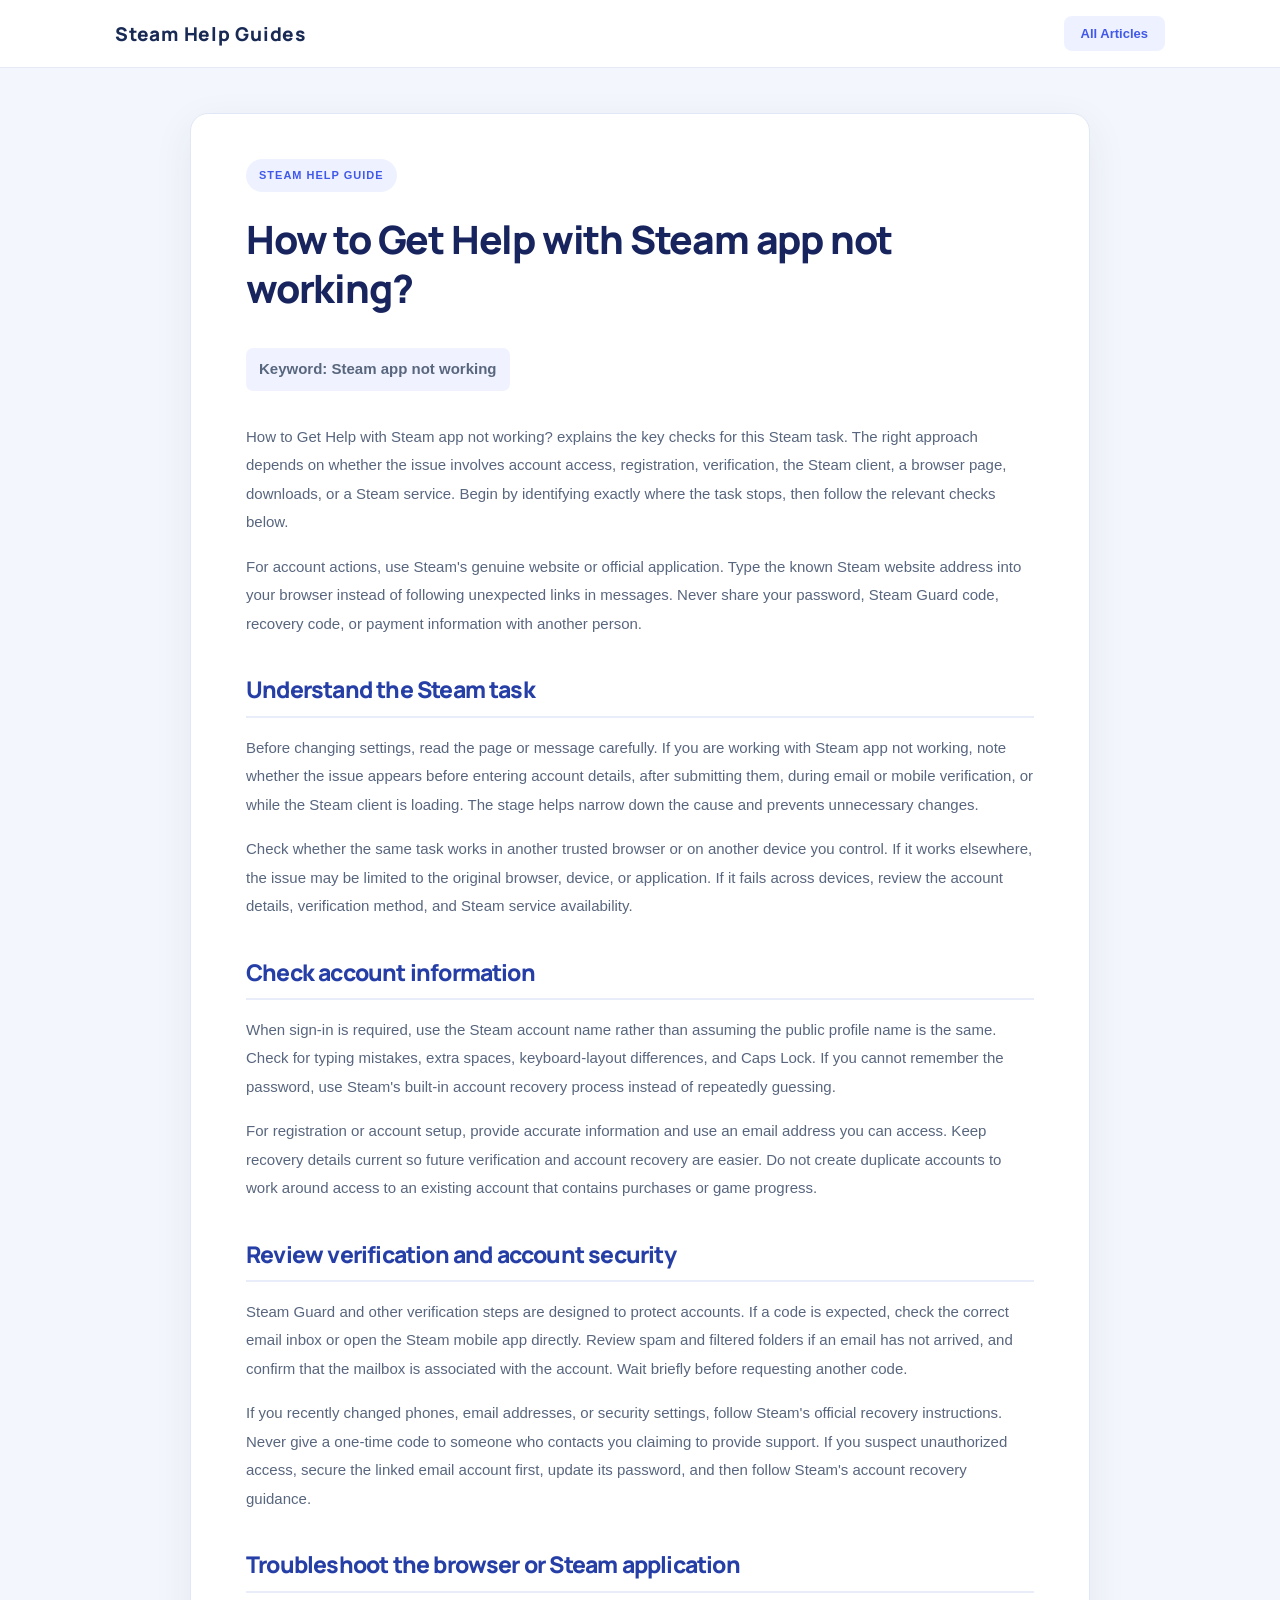
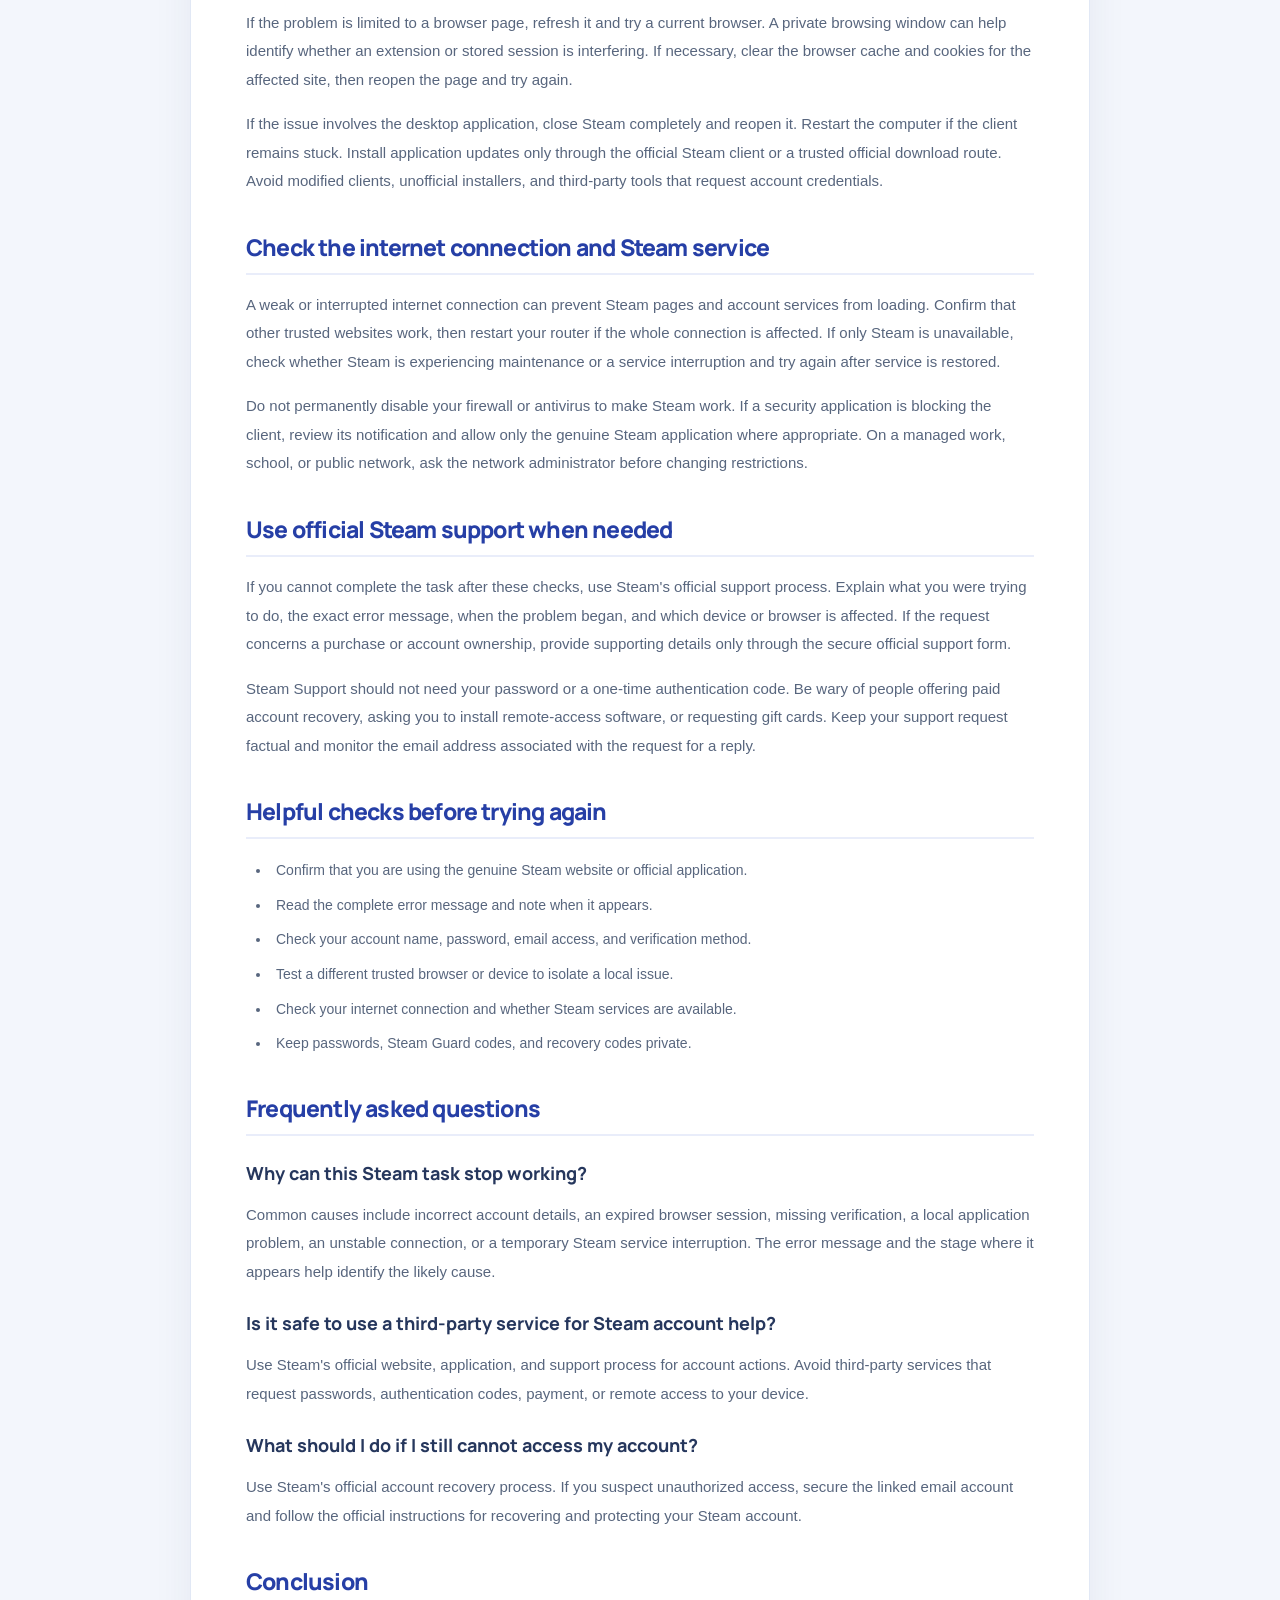
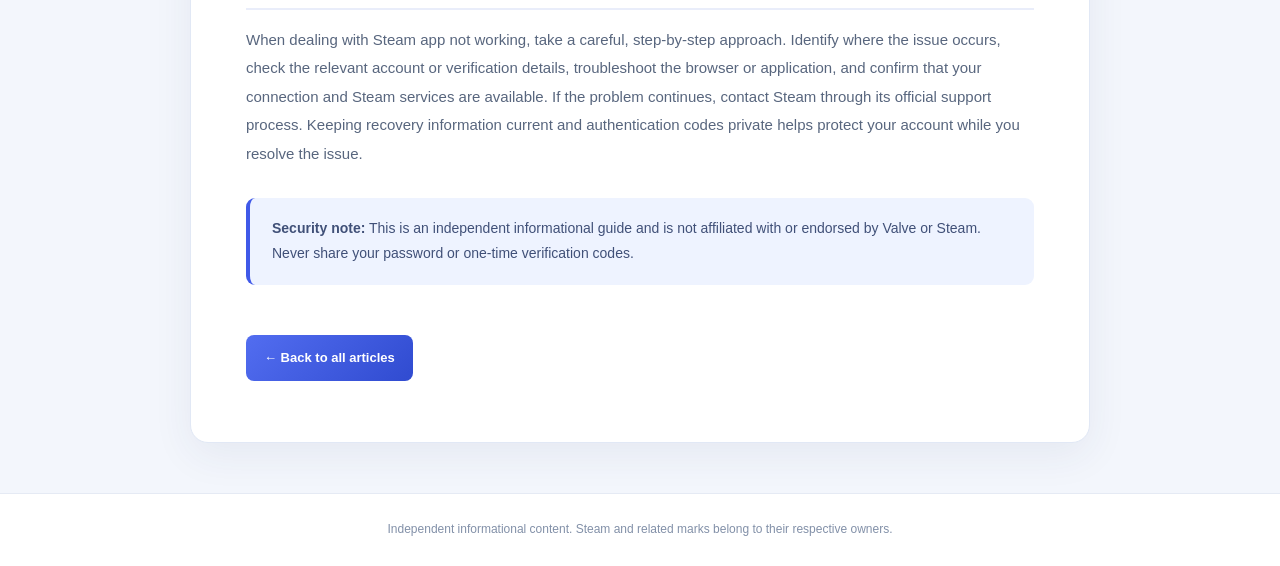
<file: how-to-get-help-with-steam-app-not-working.html>
<!doctype html>
<html lang="en"><head>
<meta charset="utf-8"><meta name="viewport" content="width=device-width, initial-scale=1">
<title>How to Get Help with Steam app not working? | Steam Help Guides</title>
<meta name="description" content="Learn practical steps for Steam app not working on Steam, including account checks, verification, browser and app troubleshooting, and security guidance.">
<meta name="robots" content="index,follow"><link rel="stylesheet" href="style.css">
</head><body>
<header class="site-header"><a class="brand" href="index.html">Steam Help Guides</a><nav><a href="index.html">All Articles</a></nav></header>
<main class="article-wrap"><p class="eyebrow">Steam help guide</p><h1>How to Get Help with Steam app not working?</h1>
<p class="updated">Keyword: Steam app not working</p>
<p>How to Get Help with Steam app not working? explains the key checks for this Steam task. The right approach depends on whether the issue involves account access, registration, verification, the Steam client, a browser page, downloads, or a Steam service. Begin by identifying exactly where the task stops, then follow the relevant checks below.</p>
<p>For account actions, use Steam's genuine website or official application. Type the known Steam website address into your browser instead of following unexpected links in messages. Never share your password, Steam Guard code, recovery code, or payment information with another person.</p>
<h2>Understand the Steam task</h2>
<p>Before changing settings, read the page or message carefully. If you are working with Steam app not working, note whether the issue appears before entering account details, after submitting them, during email or mobile verification, or while the Steam client is loading. The stage helps narrow down the cause and prevents unnecessary changes.</p>
<p>Check whether the same task works in another trusted browser or on another device you control. If it works elsewhere, the issue may be limited to the original browser, device, or application. If it fails across devices, review the account details, verification method, and Steam service availability.</p>
<h2>Check account information</h2>
<p>When sign-in is required, use the Steam account name rather than assuming the public profile name is the same. Check for typing mistakes, extra spaces, keyboard-layout differences, and Caps Lock. If you cannot remember the password, use Steam's built-in account recovery process instead of repeatedly guessing.</p>
<p>For registration or account setup, provide accurate information and use an email address you can access. Keep recovery details current so future verification and account recovery are easier. Do not create duplicate accounts to work around access to an existing account that contains purchases or game progress.</p>
<h2>Review verification and account security</h2>
<p>Steam Guard and other verification steps are designed to protect accounts. If a code is expected, check the correct email inbox or open the Steam mobile app directly. Review spam and filtered folders if an email has not arrived, and confirm that the mailbox is associated with the account. Wait briefly before requesting another code.</p>
<p>If you recently changed phones, email addresses, or security settings, follow Steam's official recovery instructions. Never give a one-time code to someone who contacts you claiming to provide support. If you suspect unauthorized access, secure the linked email account first, update its password, and then follow Steam's account recovery guidance.</p>
<h2>Troubleshoot the browser or Steam application</h2>
<p>If the problem is limited to a browser page, refresh it and try a current browser. A private browsing window can help identify whether an extension or stored session is interfering. If necessary, clear the browser cache and cookies for the affected site, then reopen the page and try again.</p>
<p>If the issue involves the desktop application, close Steam completely and reopen it. Restart the computer if the client remains stuck. Install application updates only through the official Steam client or a trusted official download route. Avoid modified clients, unofficial installers, and third-party tools that request account credentials.</p>
<h2>Check the internet connection and Steam service</h2>
<p>A weak or interrupted internet connection can prevent Steam pages and account services from loading. Confirm that other trusted websites work, then restart your router if the whole connection is affected. If only Steam is unavailable, check whether Steam is experiencing maintenance or a service interruption and try again after service is restored.</p>
<p>Do not permanently disable your firewall or antivirus to make Steam work. If a security application is blocking the client, review its notification and allow only the genuine Steam application where appropriate. On a managed work, school, or public network, ask the network administrator before changing restrictions.</p>
<h2>Use official Steam support when needed</h2>
<p>If you cannot complete the task after these checks, use Steam's official support process. Explain what you were trying to do, the exact error message, when the problem began, and which device or browser is affected. If the request concerns a purchase or account ownership, provide supporting details only through the secure official support form.</p>
<p>Steam Support should not need your password or a one-time authentication code. Be wary of people offering paid account recovery, asking you to install remote-access software, or requesting gift cards. Keep your support request factual and monitor the email address associated with the request for a reply.</p>
<h2>Helpful checks before trying again</h2>
<ul>
<li>Confirm that you are using the genuine Steam website or official application.</li>
<li>Read the complete error message and note when it appears.</li>
<li>Check your account name, password, email access, and verification method.</li>
<li>Test a different trusted browser or device to isolate a local issue.</li>
<li>Check your internet connection and whether Steam services are available.</li>
<li>Keep passwords, Steam Guard codes, and recovery codes private.</li>
</ul>
<h2>Frequently asked questions</h2>
<h3>Why can this Steam task stop working?</h3>
<p>Common causes include incorrect account details, an expired browser session, missing verification, a local application problem, an unstable connection, or a temporary Steam service interruption. The error message and the stage where it appears help identify the likely cause.</p>
<h3>Is it safe to use a third-party service for Steam account help?</h3>
<p>Use Steam's official website, application, and support process for account actions. Avoid third-party services that request passwords, authentication codes, payment, or remote access to your device.</p>
<h3>What should I do if I still cannot access my account?</h3>
<p>Use Steam's official account recovery process. If you suspect unauthorized access, secure the linked email account and follow the official instructions for recovering and protecting your Steam account.</p>
<h2>Conclusion</h2>
<p>When dealing with Steam app not working, take a careful, step-by-step approach. Identify where the issue occurs, check the relevant account or verification details, troubleshoot the browser or application, and confirm that your connection and Steam services are available. If the problem continues, contact Steam through its official support process. Keeping recovery information current and authentication codes private helps protect your account while you resolve the issue.</p>
<div class="notice"><strong>Security note:</strong> This is an independent informational guide and is not affiliated with or endorsed by Valve or Steam. Never share your password or one-time verification codes.</div>

<p><a class="back-link" href="index.html">← Back to all articles</a></p></main>
<footer><p>Independent informational content. Steam and related marks belong to their respective owners.</p></footer>
<script src="script.js" defer></script></body></html>
</file>
<file: style.css>
@import url('https://fonts.googleapis.com/css2?family=DM+Sans:wght@400;500;600;700;800&family=Manrope:wght@500;600;700;800&display=swap');
:root{--navy:#101a35;--navy2:#17264a;--blue:#526cf5;--cyan:#75d9ed;--ink:#1b2540;--muted:#69748b;--paper:#f5f7fc;--white:#fff;--line:#e5e9f2;--lav:#eef0ff}
*{box-sizing:border-box}html{scroll-behavior:smooth;scroll-padding-top:25px}
body{margin:0;background:var(--paper);color:var(--ink);font:15px/1.7 'DM Sans',system-ui,-apple-system,Segoe UI,Arial,sans-serif}
.topbar{height:76px;padding:0 max(calc((100% - 1180px)/2),24px);display:flex;align-items:center;justify-content:space-between;background:#fff;border-bottom:1px solid #edf0f6}
.brand{display:flex;align-items:center;gap:11px;text-decoration:none;color:var(--navy);font:800 14px 'Manrope',sans-serif;letter-spacing:.04em}
.brand-mark{width:37px;height:37px;border-radius:11px;background:linear-gradient(145deg,#6279ff,#394fcf);display:grid;place-items:center;color:#fff;font:800 20px 'Manrope';box-shadow:0 5px 13px #536bf044}
.brand-light{display:block;color:#8390a8;font:700 9px 'DM Sans';letter-spacing:.22em;margin-top:1px}
.topbar nav{display:flex;align-items:center;gap:28px}.topbar nav a{color:#59647b;text-decoration:none;font-weight:700;font-size:13px}.topbar nav .nav-pill{padding:9px 14px;border:1px solid #e4e8f2;border-radius:8px;color:#35436b}.nav-pill span{color:var(--blue);margin-left:7px}
.hero{position:relative;overflow:hidden;background:linear-gradient(115deg,#101a35 0%,#172650 60%,#263a77 100%);color:#fff}
.hero-inner{position:relative;z-index:1;max-width:1180px;min-height:460px;margin:auto;padding:66px 24px 48px;display:grid;grid-template-columns:1.08fr .92fr;align-items:center;gap:35px}
.hero-glow{position:absolute;border-radius:50%;filter:blur(1px);pointer-events:none}.hero-glow-one{width:460px;height:460px;right:5%;top:-250px;background:radial-gradient(circle,#586bf455,transparent 68%)}.hero-glow-two{width:420px;height:420px;left:-250px;bottom:-310px;background:radial-gradient(circle,#35c5dc22,transparent 70%)}
.eyebrow{display:flex;align-items:center;gap:9px;color:#9fb0ff;font-size:10px;font-weight:800;letter-spacing:.2em;margin:0 0 20px}.eyebrow-dot{width:7px;height:7px;border-radius:50%;background:#7ce0eb;box-shadow:0 0 12px #7ce0eb}
.hero h1{font:800 clamp(40px,5.3vw,66px)/1.06 'Manrope',sans-serif;letter-spacing:-.065em;margin:0;max-width:650px}.hero h1 span{color:#91a3ff}
.hero-description{max-width:530px;color:#c3cce2;font-size:16px;line-height:1.8;margin:20px 0 0}
.hero-button{display:inline-flex;align-items:center;gap:24px;margin-top:27px;padding:13px 17px;background:linear-gradient(110deg,#687dff,#5269e9);border-radius:9px;color:#fff;text-decoration:none;font-weight:800;font-size:13px;box-shadow:0 8px 22px #4f65e64d;transition:.2s}
.hero-button:hover{transform:translateY(-2px);box-shadow:0 12px 26px #4f65e666}.hero-button span{font-size:19px;line-height:10px}
.hero-proof{display:flex;align-items:center;gap:9px;margin-top:22px;color:#aebbd7;font-size:11px;font-weight:600}.proof-icon{width:17px;height:17px;border-radius:50%;display:grid;place-items:center;background:#1c8b81;color:#fff;font-size:11px}.proof-divider{color:#52617f}
.hero-visual{height:320px;position:relative;display:grid;place-items:center}.visual-orbit{position:absolute;border:1px solid #8d9cff27;border-radius:50%;transform:rotate(-20deg)}.orbit-a{width:330px;height:230px}.orbit-b{width:410px;height:280px;transform:rotate(24deg)}
.visual-card{position:absolute;border:1px solid #ffffff2b;border-radius:18px;background:linear-gradient(145deg,#ffffff20,#ffffff09);backdrop-filter:blur(12px);box-shadow:0 25px 65px #070e2580}
.card-back{width:190px;height:230px;transform:translate(57px,-20px) rotate(9deg);padding:30px 20px;opacity:.7}.mini-line{display:block;height:7px;width:100%;border-radius:8px;background:#a9b7ef55;margin-bottom:13px}.mini-line.short{width:58%}
.card-front{width:205px;height:252px;transform:translate(-18px,8px) rotate(-6deg);padding:25px;display:flex;flex-direction:column;justify-content:space-between}
.visual-icon{width:66px;height:66px;border-radius:18px;display:grid;place-items:center;background:linear-gradient(145deg,#758aff,#4058d4);font:800 36px 'Manrope';box-shadow:0 9px 24px #0a133e70}
.visual-card-title{font:800 24px/1.05 'Manrope';letter-spacing:-.04em}.visual-status{font-size:9px;letter-spacing:.15em;color:#c4cdef;font-weight:800}.visual-status i{display:inline-block;width:6px;height:6px;background:#75d9ed;border-radius:50%;margin-right:7px}
.float-chip{position:absolute;padding:9px 13px;border-radius:9px;background:#fff;color:#34416a;font-size:10px;font-weight:800;box-shadow:0 10px 30px #070e2540}.chip-top{top:42px;right:12px}.chip-bottom{bottom:30px;left:4px}
.hero-bottom{position:relative;z-index:1;border-top:1px solid #ffffff18;max-width:1180px;margin:auto;padding:17px 24px;display:flex;gap:17px;align-items:center;color:#8796ba;font-size:9px;font-weight:800;letter-spacing:.18em}.hero-bottom b{color:#6278d9}
.guide-section{max-width:1180px;margin:0 auto;padding:64px 24px 75px}
.section-intro{display:flex;justify-content:space-between;align-items:center;gap:20px}.section-kicker{color:var(--blue);font-size:10px;letter-spacing:.19em;font-weight:800;margin:0 0 7px}.section-intro h2{font:800 33px/1.2 'Manrope';letter-spacing:-.055em;margin:0;color:#17213c}.section-subtitle{margin:9px 0 0;color:#778198;font-size:13px}
.library-count{display:flex;align-items:center;gap:11px;padding:10px 16px;background:#fff;border:1px solid var(--line);border-radius:11px}.library-count strong{font:800 28px 'Manrope';color:var(--blue)}.library-count span{font-size:9px;line-height:1.4;letter-spacing:.12em;font-weight:800;color:#8b96aa}
.search-row{margin:30px 0 18px;display:flex;align-items:center;justify-content:space-between;gap:15px}.search-box{width:min(100%,500px);height:48px;display:flex;align-items:center;gap:11px;padding:0 14px;background:#fff;border:1px solid #e2e7f0;border-radius:9px;box-shadow:0 3px 12px #15203c08}.search-box:focus-within{border-color:#8999ff;box-shadow:0 0 0 3px #637aff17}.search-icon{font-size:25px;color:#7482a2;line-height:1}.search-box input{flex:1;min-width:0;border:0;outline:0;background:transparent;color:var(--ink);font:13px 'DM Sans'}.search-box input::placeholder{color:#9ba5b8}.search-box kbd{font:800 8px 'DM Sans';letter-spacing:.12em;color:#98a2b5;background:#f4f6fa;padding:5px 7px;border-radius:4px}#resultCount{color:#8791a5;font-size:11px;font-weight:700}
.guide-list{list-style:none;padding:0;margin:0;display:grid;grid-template-columns:repeat(3,minmax(0,1fr));gap:13px}
.guide-card{min-height:95px;display:flex;align-items:center;gap:13px;padding:15px 14px;background:#fff;border:1px solid #e7eaf2;border-radius:11px;box-shadow:0 3px 10px #18264a06;transition:transform .2s,border-color .2s,box-shadow .2s}
.guide-card:hover{transform:translateY(-3px);border-color:#c5ccff;box-shadow:0 12px 25px #263a7710}
.card-number{flex:0 0 34px;width:34px;height:34px;border-radius:9px;background:#f0f2ff;color:#6577e8;display:grid;place-items:center;font:800 11px 'Manrope'}
.card-copy{flex:1;min-width:0;display:flex;flex-direction:column;gap:4px}.card-copy a{color:#25304d;text-decoration:none;font-size:12px;font-weight:800;line-height:1.45}.card-copy a:hover{color:#526cf5}.card-keyword{font-size:10px;color:#929caf;white-space:nowrap;overflow:hidden;text-overflow:ellipsis}.card-arrow{color:#a0a9bf;font-size:17px}
.bottom-note{display:flex;align-items:center;gap:12px;margin-top:28px;padding:17px 19px;background:#eef1ff;border:1px solid #e0e5ff;border-radius:10px;color:#68738c;font-size:11px;line-height:1.55}.bottom-note strong{color:#33416b;font-size:12px}.note-check{width:27px;height:27px;display:grid;place-items:center;background:#dce3ff;color:#526cf5;border-radius:50%;font-weight:800}
footer{background:#fff;border-top:1px solid #e8ebf2}.footer-inner{max-width:1180px;margin:auto;padding:22px 24px;display:flex;align-items:center;justify-content:space-between;gap:18px}.footer-inner p{font-size:10px;color:#939bad}.footer-inner>a:last-child{font-size:11px;color:#5969d2;text-decoration:none;font-weight:800}.footer-brand{transform:scale(.9);transform-origin:left center}
.article-wrap{max-width:880px;margin:45px auto;padding:clamp(26px,5vw,58px);background:#fff;border:1px solid #e5e9f2;border-radius:16px;box-shadow:0 12px 35px #18264a0c}
.article-wrap .eyebrow{color:#526cf5;font-size:10px;letter-spacing:.17em}.article-wrap h1{font:800 clamp(30px,4.5vw,48px)/1.12 'Manrope';letter-spacing:-.06em;color:#17213c;margin:8px 0 12px}.article-wrap h2{font:800 23px 'Manrope';letter-spacing:-.035em;color:#29365d;margin-top:36px;padding-bottom:9px;border-bottom:1px solid #e9edf5}.article-wrap h3{font:700 16px 'Manrope';color:#273454;margin-top:22px}.article-wrap p,.article-wrap li{color:#59667e}.updated{display:inline-block;padding:5px 10px;background:#f0f2ff;border-radius:5px;color:#586bd1;font-size:11px;font-weight:800}.notice{padding:16px 18px;background:#f0f3ff;border-left:4px solid #6578ef;border-radius:8px;color:#53617e}.back-link{color:#526cf5;font-weight:800;text-decoration:none}
footer{margin-top:35px}[hidden]{display:none!important}
@media(max-width:900px){.hero-inner{grid-template-columns:1fr .8fr}.guide-list{grid-template-columns:repeat(2,minmax(0,1fr))}}
@media(max-width:650px){.topbar{height:auto;min-height:68px;padding:12px 17px}.topbar nav{gap:12px}.topbar nav>a:first-child{display:none}.hero-inner{grid-template-columns:1fr;padding:48px 22px 25px}.hero h1{font-size:43px}.hero-visual{height:250px}.hero-bottom{flex-wrap:wrap;gap:9px;padding:14px 20px;font-size:8px}.guide-section{padding:44px 16px 55px}.section-intro{align-items:flex-start}.section-intro h2{font-size:27px}.library-count{padding:7px 10px}.library-count strong{font-size:23px}.guide-list{grid-template-columns:1fr}.search-row{align-items:flex-start;flex-direction:column}.search-box{width:100%}.footer-inner{align-items:flex-start;flex-direction:column}.article-wrap{margin:18px 10px;padding:24px 19px}}


@import url('https://fonts.googleapis.com/css2?family=Inter:wght@400;500;600;700;800&display=swap');

:root {
  --primary: #4059e8;
  --navy: #17245e;
  --cyan: #70f0d0;
  --text: #17213e;
  --muted: #71809e;
  --background: #f4f6fd;
  --white: #ffffff;
  --border: #dfe6fa;
}

* {
  margin: 0;
  padding: 0;
  box-sizing: border-box;
}

html {
  scroll-behavior: smooth;
  scroll-padding-top: 20px;
}

body {
  font-family: 'Inter', Arial, sans-serif;
  background: var(--background);
  color: var(--text);
  font-size: 14px;
  line-height: 1.65;
}

/* HEADER */

.site-header {
  width: 100%;
  height: 68px;
  background: #fff;
  border-bottom: 1px solid #edf0f8;
}

.header-inner {
  max-width: 1000px;
  height: 100%;
  margin: auto;
  padding: 0 20px;
  display: flex;
  justify-content: space-between;
  align-items: center;
}

.brand {
  display: flex;
  align-items: center;
  gap: 10px;
  color: #182448;
  text-decoration: none;
  font-size: 14px;
  font-weight: 800;
}

.brand-icon {
  width: 34px;
  height: 36px;
  display: grid;
  place-items: center;
  border-radius: 10px;
  color: white;
  font-size: 22px;
  background: linear-gradient(145deg, #5578ff, #263fc0);
  box-shadow: 0 4px 10px #2946d333;
}

.header-inner nav {
  display: flex;
  align-items: center;
  gap: 25px;
}

.header-inner nav a {
  color: #62708d;
  text-decoration: none;
  font-size: 11px;
  font-weight: 700;
}

.support-button {
  padding: 10px 16px;
  border-radius: 9px;
  background: linear-gradient(180deg, #6287ff, #3559e6);
  box-shadow: 0 3px 0 #203da9;
  color: white !important;
}

.support-button span {
  margin-left: 5px;
}

/* HERO SECTION */

.hero {
  min-height: 350px;
  position: relative;
  overflow: hidden;
  background: linear-gradient(
    110deg,
    #172252 0%,
    #202f78 55%,
    #3d50bb 100%
  );
  color: white;
}

.hero-inner {
  position: relative;
  z-index: 2;
  max-width: 1000px;
  margin: auto;
  padding: 43px 20px;
}

.hero-kicker {
  margin-bottom: 12px;
  color: #aebcff;
  font-size: 10px;
  font-weight: 800;
  letter-spacing: 2px;
}

.hero h1 {
  font-size: clamp(36px, 5vw, 52px);
  line-height: 1.08;
  font-weight: 800;
  letter-spacing: -2px;
  margin-bottom: 18px;
}

.hero-description {
  max-width: 550px;
  color: #e0e7ff;
  font-size: 13px;
  line-height: 1.8;
  margin-bottom: 20px;
}

.hero-cta {
  display: inline-flex;
  align-items: center;
  gap: 20px;
  padding: 12px 16px;
  border-radius: 10px;
  background: linear-gradient(180deg, #6790ff, #3861ed);
  box-shadow: 0 3px 0 #203ea9;
  color: white;
  text-decoration: none;
  font-size: 12px;
  font-weight: 800;
  transition: .2s;
}

.hero-cta:hover {
  transform: translateY(-2px);
  box-shadow: 0 6px 14px #101b5555;
}

.hero-stats {
  display: flex;
  flex-wrap: wrap;
  gap: 22px;
  margin-top: 26px;
  color: #e2e9ff;
  font-size: 10px;
  font-weight: 700;
}

.hero-stats span {
  display: flex;
  align-items: center;
  gap: 7px;
}

.hero-stats i {
  width: 6px;
  height: 6px;
  display: inline-block;
  background: var(--cyan);
  border-radius: 50%;
}

.hero-orbit {
  position: absolute;
  border: 1px solid #ffffff20;
  border-radius: 50%;
  pointer-events: none;
}

.orbit-one {
  width: 260px;
  height: 260px;
  right: 12%;
  bottom: -165px;
}

.orbit-two {
  width: 390px;
  height: 390px;
  right: 7%;
  bottom: -245px;
}

/* GUIDE LIBRARY */

.library-section {
  max-width: 1000px;
  margin: auto;
  padding: 30px 20px 65px;
}

.library-panel {
  background: white;
  border: 1px solid #e3e9f8;
  border-radius: 16px;
  padding: 20px;
  box-shadow: 0 8px 28px #243b8210;
}

.library-heading {
  display: flex;
  align-items: center;
  justify-content: space-between;
  gap: 12px;
  margin-bottom: 14px;
}

.library-heading h2 {
  font-size: 14px;
  font-weight: 800;
  color: #1d2b4d;
}

.library-heading span {
  font-size: 10px;
  color: #8190ac;
}

/* SEARCH BAR */

.search-field {
  height: 44px;
  display: flex;
  align-items: center;
  gap: 10px;
  padding: 0 14px;
  border: 1px solid #d8e2ff;
  border-radius: 10px;
  background: #f9faff;
}

.search-field:focus-within {
  border-color: #8097ff;
  box-shadow: 0 0 0 3px #536df014;
}

.search-symbol {
  font-size: 22px;
  color: #7889b0;
}

.search-field input {
  flex: 1;
  min-width: 0;
  border: none;
  outline: none;
  background: transparent;
  color: #263454;
  font-family: inherit;
  font-size: 12px;
}

.search-field input::placeholder {
  color: #8592ad;
}

.search-field button {
  border: none;
  background: transparent;
  color: #8290ad;
  font-size: 20px;
  cursor: pointer;
}

/* CATEGORY BUTTONS */

.category-row {
  display: flex;
  flex-wrap: wrap;
  gap: 8px;
  margin: 15px 0 20px;
}

.category-chip {
  display: inline-flex;
  align-items: center;
  gap: 8px;
  padding: 9px 13px;
  border: 1px solid #dce4f8;
  border-radius: 25px;
  background: #f9faff;
  color: #4d5b7b;
  font-family: inherit;
  font-size: 10px;
  font-weight: 700;
  cursor: pointer;
  transition: .2s;
}

.category-chip span {
  color: #8190ad;
  font-weight: 500;
}

.category-chip:hover {
  border-color: #8297ff;
  color: #334de0;
}

.category-chip.active {
  background: #344fe0;
  border-color: #344fe0;
  color: white;
  box-shadow: 0 3px 8px #344fe02a;
}

.category-chip.active span {
  color: #dfe5ff;
}

/* ARTICLE RESULTS */

.results-heading {
  display: flex;
  justify-content: space-between;
  align-items: center;
  padding: 12px 1px;
  border-top: 1px solid #edf0f8;
  color: #8190a8;
  font-size: 10px;
}

.results-heading strong {
  color: #465575;
  font-size: 11px;
}

.article-grid {
  display: grid;
  grid-template-columns: repeat(2, minmax(0, 1fr));
  gap: 10px;
}

.article-card {
  min-height: 70px;
  display: flex;
  align-items: center;
  gap: 11px;
  padding: 11px;
  border: 1px solid #edf0f7;
  border-radius: 11px;
  background: white;
  color: inherit;
  text-decoration: none;
  transition: .2s;
}

.article-card:hover {
  transform: translateY(-3px);
  border-color: #bdcaff;
  box-shadow: 0 7px 18px #263f9d10;
}

.article-card-icon {
  width: 34px;
  height: 34px;
  flex: 0 0 34px;
  display: grid;
  place-items: center;
  border-radius: 9px;
  background: #f0f3ff;
  color: #4d64e9;
  font-size: 17px;
}

.article-card-body {
  display: flex;
  flex: 1;
  min-width: 0;
  flex-direction: column;
  gap: 3px;
}

.article-card-body strong {
  color: #273655;
  font-size: 11px;
  line-height: 1.5;
  font-weight: 800;
}

.article-card-body small {
  color: #8996b0;
  font-size: 10px;
  white-space: nowrap;
  overflow: hidden;
  text-overflow: ellipsis;
}

.article-card-arrow {
  color: #9aa7c0;
  font-size: 16px;
}

.empty-state {
  padding: 35px 10px;
  text-align: center;
  color: #7785a1;
  font-size: 13px;
}

.bottom-note {
  display: flex;
  align-items: center;
  gap: 12px;
  margin-top: 28px;
  padding: 17px;
  background: #eef1ff;
  border: 1px solid #e0e5ff;
  border-radius: 10px;
  color: #68738c;
  font-size: 11px;
}

.note-check {
  width: 28px;
  height: 28px;
  display: grid;
  place-items: center;
  border-radius: 50%;
  background: #dce3ff;
  color: #526cf5;
}

/* FOOTER */

footer {
  background: white;
  border-top: 1px solid #e8ebf2;
}

.footer-inner {
  max-width: 1000px;
  margin: auto;
  padding: 22px 20px;
  display: flex;
  align-items: center;
  justify-content: space-between;
  gap: 18px;
}

.footer-inner p {
  color: #8995ac;
  font-size: 10px;
}

.footer-inner a {
  color: #4c62dd;
  text-decoration: none;
  font-size: 11px;
  font-weight: 700;
}

/* ARTICLE PAGES */

.article-wrap {
  max-width: 850px;
  margin: 35px auto;
  padding: 35px;
  background: white;
  border: 1px solid #e3e9f8;
  border-radius: 15px;
  box-shadow: 0 8px 28px #243b8210;
}

.article-wrap h1 {
  font-size: clamp(28px, 4vw, 42px);
  line-height: 1.15;
  color: #1d2b4d;
}

.article-wrap h2 {
  margin-top: 32px;
  padding-bottom: 8px;
  border-bottom: 1px solid #e9edf7;
  color: #344fbd;
  font-size: 21px;
}

.article-wrap h3 {
  color: #253557;
  font-size: 15px;
}

.article-wrap p,
.article-wrap li {
  color: #5d6b86;
}

.updated {
  display: inline-block;
  padding: 5px 9px;
  background: #f0f3ff;
  border-radius: 5px;
  color: #5266d5;
  font-size: 10px;
  font-weight: 800;
}

.notice {
  padding: 15px;
  background: #f1f4ff;
  border-left: 4px solid #526cf5;
  border-radius: 7px;
  color: #59698b;
}

.back-link {
  color: #4059e8;
  font-weight: 800;
  text-decoration: none;
}

[hidden] {
  display: none !important;
}

/* TABLET */

@media (max-width: 900px) {
  .article-grid {
    grid-template-columns: repeat(2, minmax(0, 1fr));
  }
}

/* MOBILE */

@media (max-width: 650px) {
  .site-header {
    height: auto;
    min-height: 65px;
  }

  .header-inner {
    padding: 12px 14px;
  }

  .header-inner nav {
    gap: 10px;
  }

  .hero {
    min-height: 350px;
  }

  .hero-inner {
    padding: 42px 22px;
  }

  .hero h1 {
    font-size: 38px;
  }

  .hero-description {
    max-width: 95%;
  }

  .hero-stats {
    gap: 12px;
  }

  .library-section {
    padding: 18px 12px 45px;
  }

  .library-panel {
    padding: 15px 12px;
  }

  .library-heading {
    align-items: flex-start;
    flex-direction: column;
    gap: 3px;
  }

  .category-row {
    gap: 6px;
  }

  .category-chip {
    padding: 8px 10px;
  }

  .article-grid {
    grid-template-columns: 1fr;
  }

  .footer-inner {
    align-items: flex-start;
    flex-direction: column;
  }

  .article-wrap {
    margin: 18px 10px;
    padding: 24px 19px;
  }
}

/* ===== STEAM ARTICLE PAGE DESIGN ===== */

body {
    margin: 0;
    padding: 0;
    background: #f3f6fc;
    color: #26334d;
    font-family: 'Inter', Arial, sans-serif;
    line-height: 1.8;
}

/* HEADER */

.site-header {
    width: 100%;
    min-height: 68px;
    padding: 12px max(calc((100% - 1050px) / 2), 25px);
    box-sizing: border-box;
    background: #ffffff;
    border-bottom: 1px solid #e5eaf4;
    display: flex;
    justify-content: space-between;
    align-items: center;
    gap: 20px;
}

.brand {
    color: #192b55;
    font-size: 19px;
    font-weight: 800;
    text-decoration: none;
}

.site-header nav a {
    color: #4059e8;
    text-decoration: none;
    font-size: 13px;
    font-weight: 700;
    padding: 10px 17px;
    background: #eef1ff;
    border-radius: 8px;
    transition: .3s;
}

.site-header nav a:hover {
    background: #4059e8;
    color: #ffffff;
}

/* ARTICLE MAIN CONTAINER */

.article-wrap {
    width: calc(100% - 40px);
    max-width: 900px;
    margin: 45px auto;
    padding: 45px 55px;
    box-sizing: border-box;
    background: #ffffff;
    border: 1px solid #e1e8f5;
    border-radius: 18px;
    box-shadow: 0 12px 40px rgba(36, 57, 100, 0.07);
}

/* CATEGORY LABEL */

.article-wrap .eyebrow {
    display: inline-block;
    margin: 0 0 15px;
    padding: 6px 13px;
    color: #4059e8;
    background: #eef1ff;
    border-radius: 20px;
    font-size: 11px;
    font-weight: 800;
    letter-spacing: 1px;
    text-transform: uppercase;
}

/* ARTICLE TITLE */

.article-wrap h1 {
    color: #17245e;
    font-size: clamp(29px, 4vw, 39px);
    font-weight: 800;
    line-height: 1.25;
    letter-spacing: -1.2px;
    margin: 8px 0 20px;
}

/* KEYWORD LABEL */

.updated {
    display: inline-block;
    padding: 7px 13px;
    margin-bottom: 20px;
    border-radius: 7px;
    background: #f0f3ff;
    color: #4059c9;
    font-size: 12px;
    font-weight: 700;
}

/* PARAGRAPHS */

.article-wrap p {
    color: #58667e;
    font-size: 15px;
    line-height: 1.9;
    margin: 16px 0;
}

/* SECTION HEADINGS */

.article-wrap h2 {
    color: #263fa6;
    font-size: 23px;
    font-weight: 800;
    margin-top: 35px;
    margin-bottom: 15px;
    padding-bottom: 10px;
    border-bottom: 2px solid #e9edfa;
    line-height: 1.4;
}

.article-wrap h3 {
    color: #26375d;
    font-size: 18px;
    font-weight: 750;
    margin-top: 25px;
    margin-bottom: 10px;
}

/* LIST DESIGN */

.article-wrap ul,
.article-wrap ol {
    padding-left: 25px;
    margin: 18px 0;
}

.article-wrap li {
    color: #58667e;
    font-size: 14px;
    line-height: 1.9;
    padding-left: 5px;
    margin-bottom: 8px;
}

/* SECURITY NOTICE */

.notice {
    margin: 30px 0;
    padding: 18px 22px;
    background: #eef3ff;
    border-left: 4px solid #4059e8;
    border-radius: 9px;
    color: #405078;
    font-size: 14px;
}

/* BACK TO ARTICLES */

.back-link {
    display: inline-block;
    margin-top: 20px;
    padding: 11px 18px;
    color: #ffffff;
    background: linear-gradient(135deg, #526df0, #304bd0);
    border-radius: 8px;
    text-decoration: none;
    font-size: 13px;
    font-weight: 700;
    transition: .3s;
}

.back-link:hover {
    transform: translateY(-2px);
    box-shadow: 0 6px 15px #4059e833;
}

/* FOOTER */

footer {
    margin-top: 50px;
    padding: 25px 15px;
    background: #ffffff;
    border-top: 1px solid #e5eaf4;
    text-align: center;
    color: #8290a8;
    font-size: 12px;
}

/* MOBILE RESPONSIVE */

@media (max-width: 650px) {

    .site-header {
        padding: 14px 18px;
        min-height: 60px;
    }

    .brand {
        font-size: 16px;
    }

    .article-wrap {
        width: calc(100% - 24px);
        margin: 22px auto;
        padding: 25px 20px;
        border-radius: 12px;
    }

    .article-wrap h1 {
        font-size: 28px;
    }

    .article-wrap h2 {
        font-size: 20px;
    }

    .article-wrap p,
    .article-wrap li {
        font-size: 14px;
    }
}
</file>
